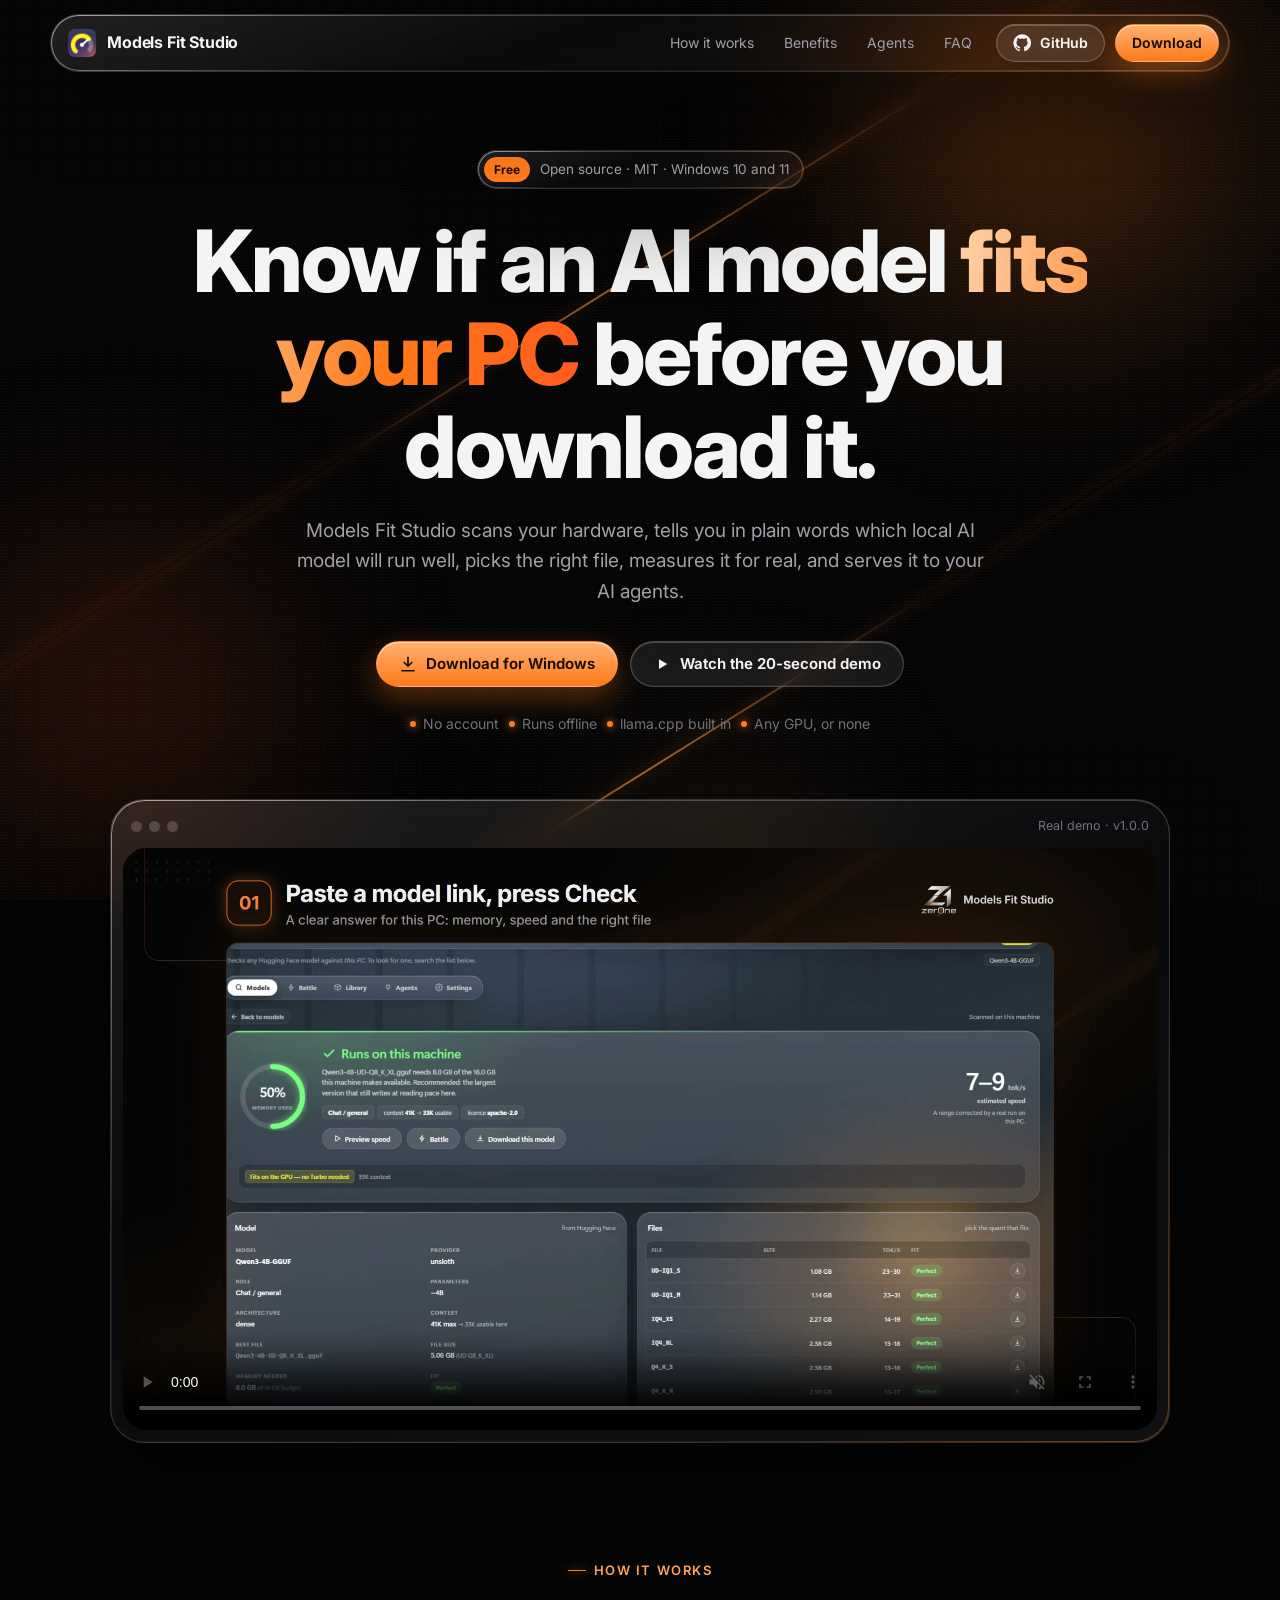
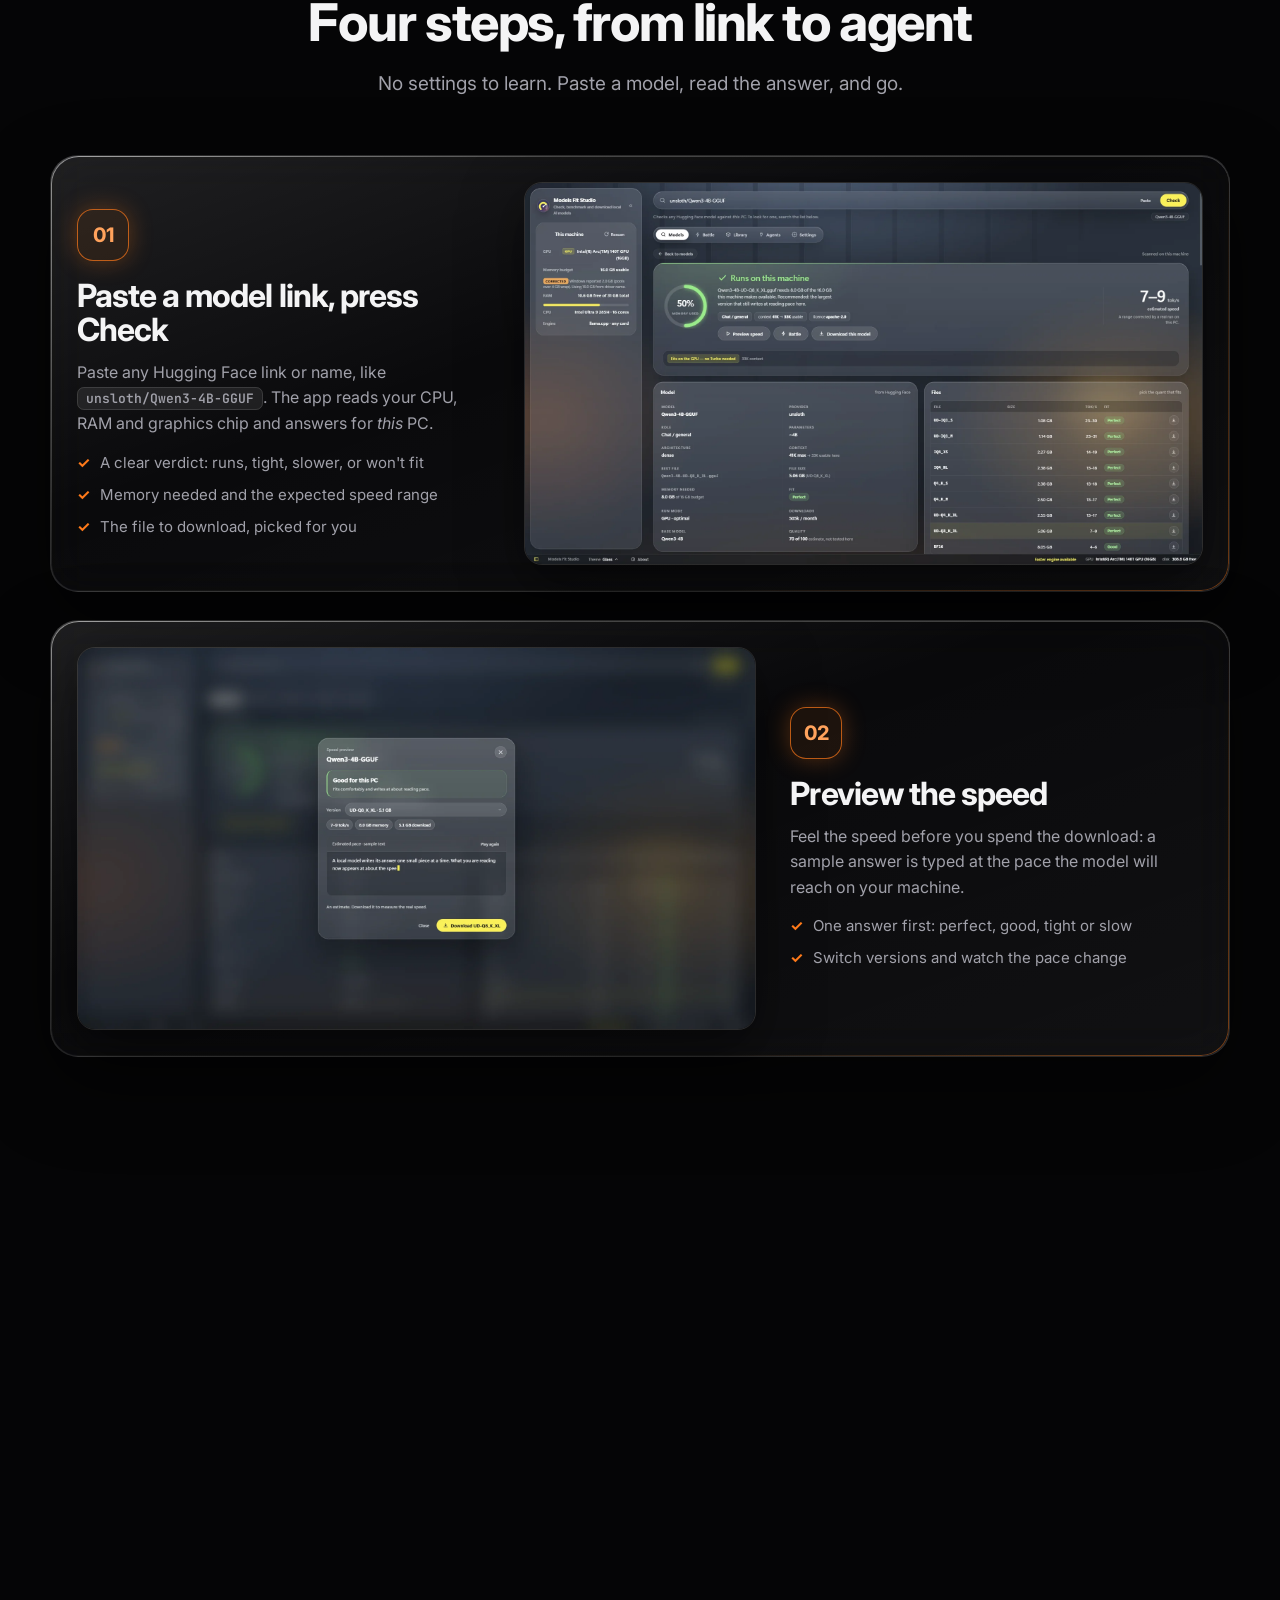
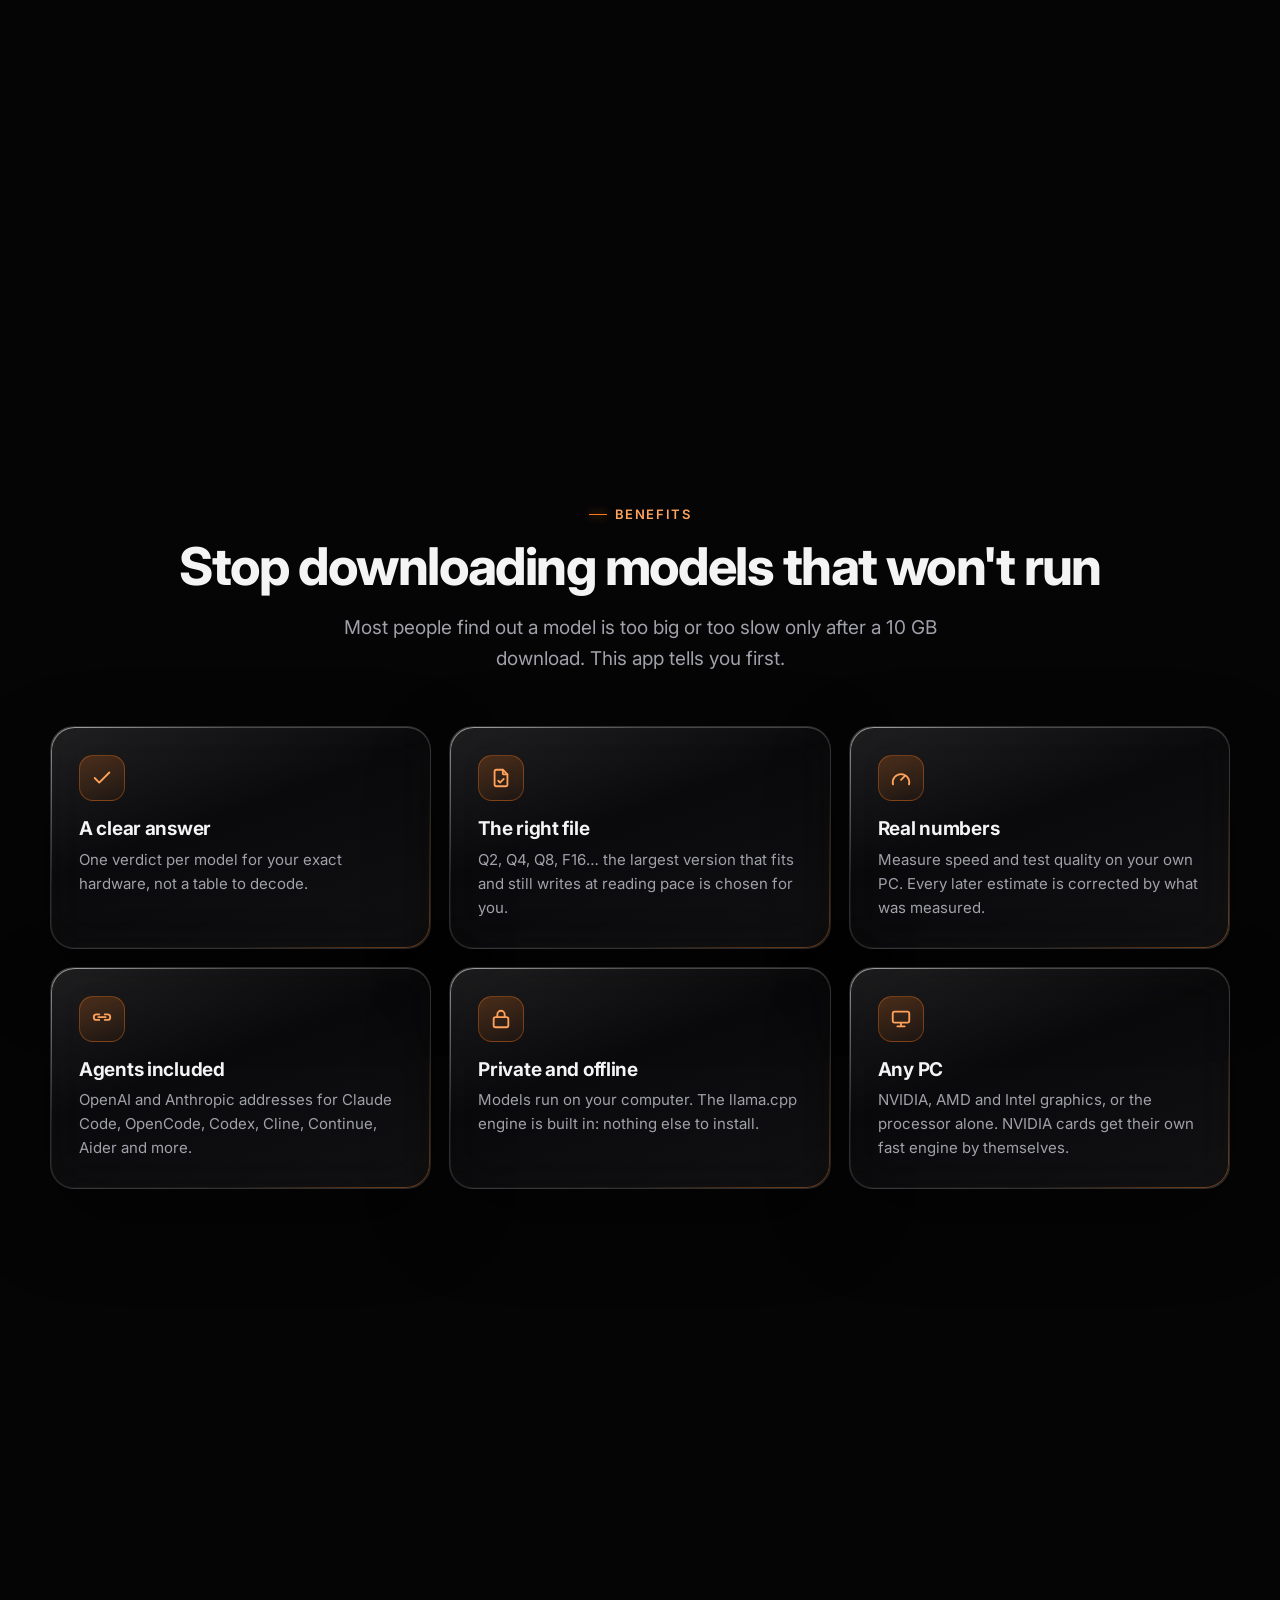
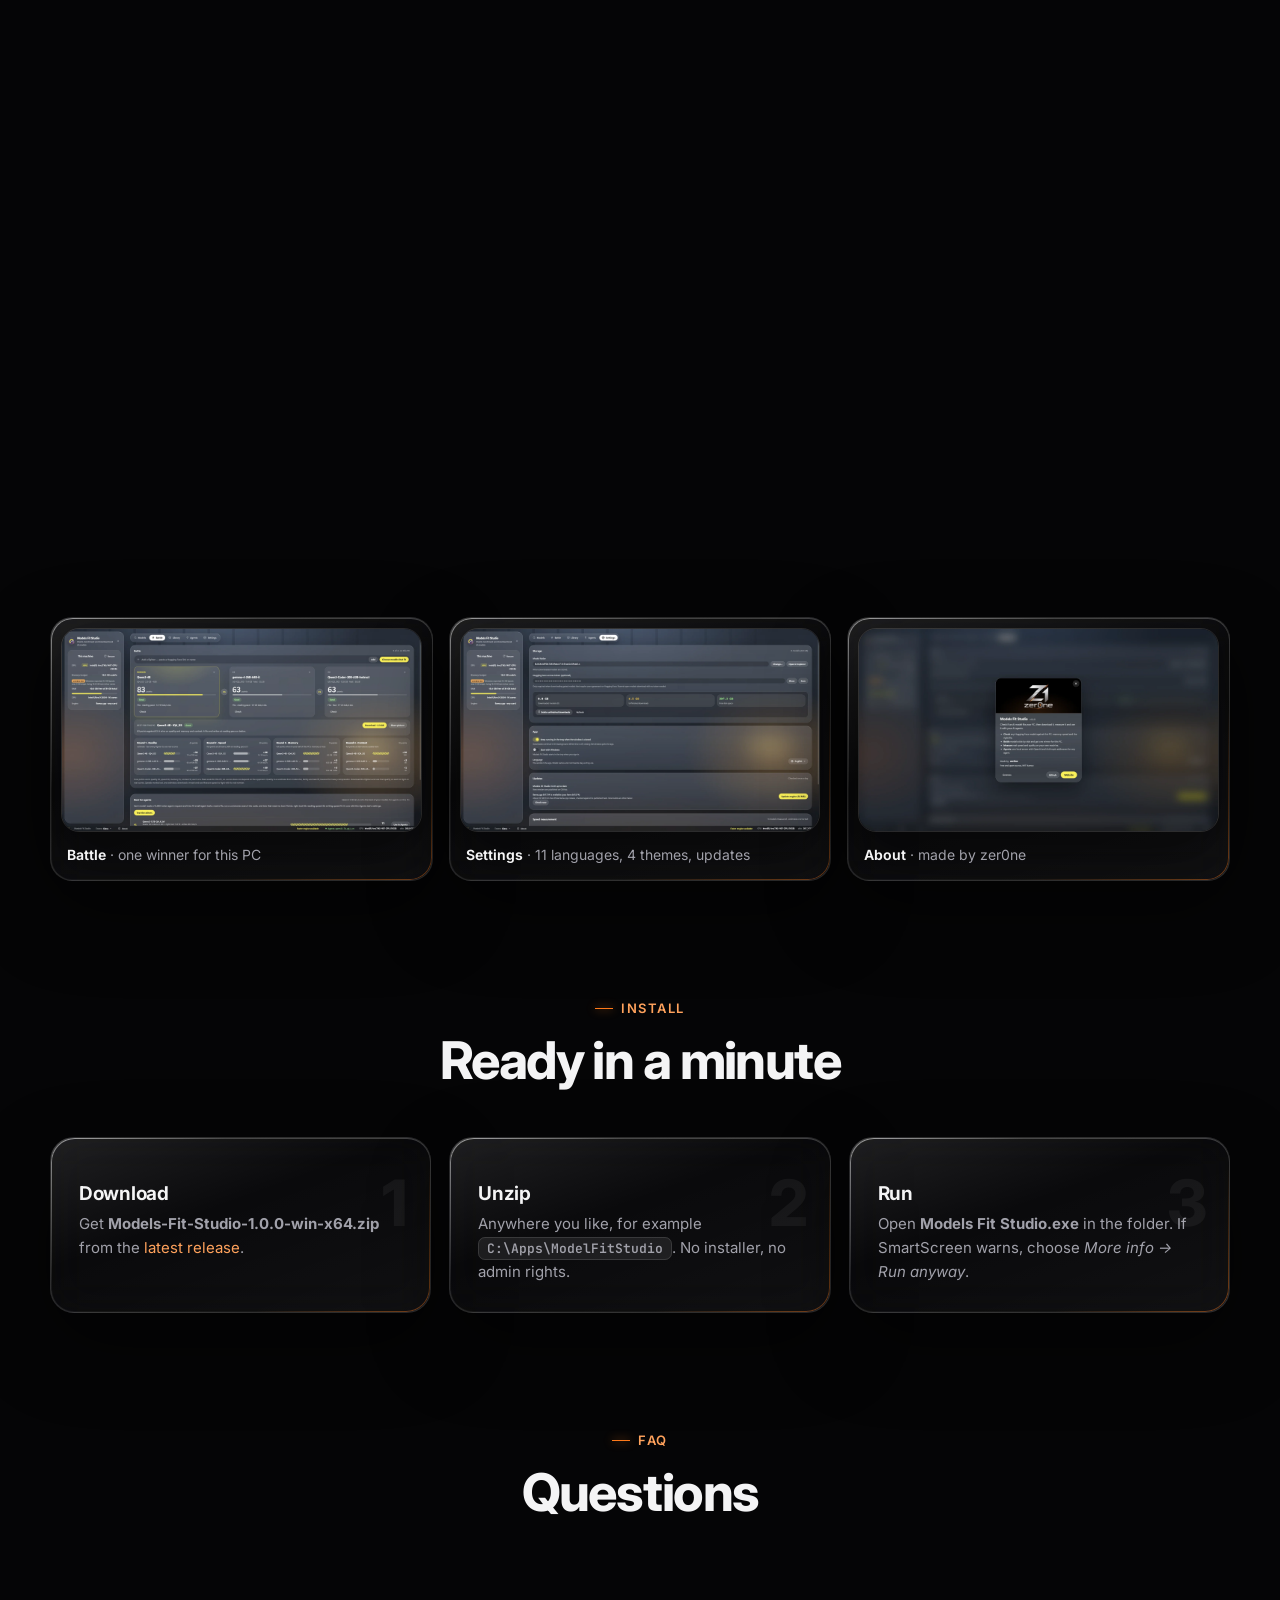
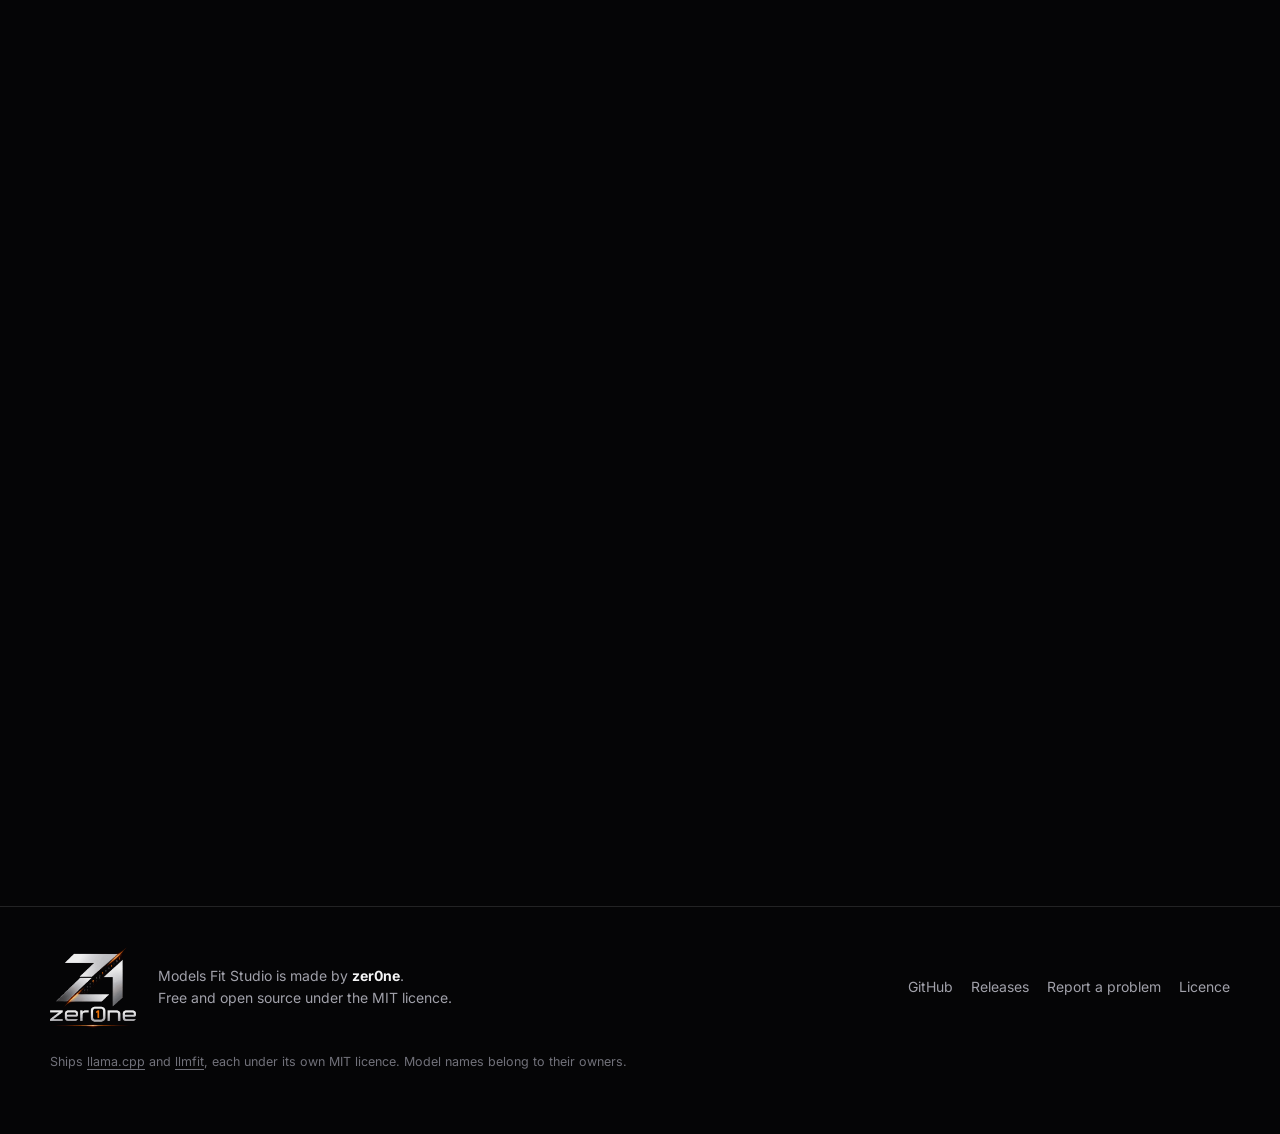
<file: docs/index.html>
<!doctype html>
<html lang="en">
<head>
  <meta charset="utf-8" />
  <meta name="viewport" content="width=device-width, initial-scale=1" />
  <title>Models Fit Studio</title>
  <meta name="description" content="A free Windows app that checks if an AI model fits your PC, then downloads it, measures it and serves it to your AI agents. By zer0ne. MIT licence." />
  <meta name="theme-color" content="#050506" />
  <meta property="og:title" content="Models Fit Studio" />
  <meta property="og:description" content="Check if an AI model fits your PC — then download it, measure it and use it with your AI agents. Free, MIT, by zer0ne." />
  <meta property="og:image" content="https://uranrog-01.github.io/models-fit-studio/assets/og.png" />
  <meta property="og:url" content="https://uranrog-01.github.io/models-fit-studio/" />
  <meta name="twitter:card" content="summary_large_image" />
  <link rel="icon" href="assets/favicon.png" />
  <link rel="preconnect" href="https://fonts.googleapis.com" />
  <link rel="preconnect" href="https://fonts.gstatic.com" crossorigin />
  <link href="https://fonts.googleapis.com/css2?family=Inter:wght@400;500;600;700;800&family=JetBrains+Mono:wght@400;600&display=swap" rel="stylesheet" />
  <style>
    :root {
      color-scheme: dark;
      --bg: #050506;
      --text: #f4f4f5;
      --text-2: #a1a1aa;
      --text-3: #71717a;
      --accent: #ff7a1a;
      --accent-2: #ffa25c;
      --accent-rgb: 255, 122, 26;
      --glass: rgba(255, 255, 255, 0.055);
      --glass-2: rgba(255, 255, 255, 0.09);
      --line: rgba(255, 255, 255, 0.12);
      --line-2: rgba(255, 255, 255, 0.2);
      --edge: inset 0 1px 0 rgba(255, 255, 255, 0.22), inset 0 -1px 0 rgba(255, 255, 255, 0.04), inset 1px 0 0 rgba(255, 255, 255, 0.06);
      --radius: 28px;
      --max: 1180px;
    }
    * { box-sizing: border-box; }
    html { scroll-behavior: smooth; }
    body {
      margin: 0; background: var(--bg); color: var(--text);
      font: 16px/1.6 Inter, system-ui, -apple-system, "Segoe UI", sans-serif;
      -webkit-font-smoothing: antialiased; overflow-x: hidden;
    }
    img, video { display: block; max-width: 100%; }
    a { color: inherit; text-decoration: none; }
    code, pre { font-family: "JetBrains Mono", ui-monospace, Consolas, monospace; }

    /* ---------- the backdrop: slow orange light, diagonal glow lines, binary digits ---------- */
    .scene { position: fixed; inset: 0; z-index: -1; overflow: hidden; pointer-events: none; }
    .blob { position: absolute; border-radius: 50%; filter: blur(90px); opacity: 0.55; }
    .blob.b1 { width: 620px; height: 620px; left: 58%; top: -180px; background: radial-gradient(circle, rgba(var(--accent-rgb), 0.55), transparent 65%); animation: drift1 22s ease-in-out infinite alternate; }
    .blob.b2 { width: 560px; height: 560px; left: -160px; top: 46%; background: radial-gradient(circle, rgba(255, 90, 20, 0.35), transparent 65%); animation: drift2 26s ease-in-out infinite alternate; }
    .blob.b3 { width: 420px; height: 420px; left: 40%; top: 72%; background: radial-gradient(circle, rgba(255, 170, 90, 0.18), transparent 65%); animation: drift1 30s ease-in-out infinite alternate-reverse; }
    @keyframes drift1 { to { transform: translate(-120px, 90px) scale(1.12); } }
    @keyframes drift2 { to { transform: translate(140px, -70px) scale(0.92); } }
    .streak { position: absolute; left: -20%; width: 140%; height: 1.5px; transform: rotate(-32deg); opacity: 0.7;
      background: linear-gradient(90deg, transparent, rgba(var(--accent-rgb), 0) 30%, rgba(255, 150, 70, 0.9) 50%, rgba(var(--accent-rgb), 0) 70%, transparent);
      box-shadow: 0 0 16px rgba(var(--accent-rgb), 0.6); animation: sweep 14s ease-in-out infinite; }
    .streak.s1 { top: 30%; }
    .streak.s2 { top: 86%; animation-delay: -7s; animation-duration: 17s; }
    @keyframes sweep { 0% { translate: -55% 0; } 100% { translate: 55% 0; } }
    .grain { position: absolute; inset: 0; opacity: 0.05;
      background-image: radial-gradient(rgba(255, 255, 255, 0.8) 0.6px, transparent 0.6px); background-size: 3px 3px; }

    /* ---------- liquid glass ---------- */
    .glass {
      position: relative; isolation: isolate;
      background:
        radial-gradient(420px circle at var(--mx, -999px) var(--my, -999px), rgba(255, 255, 255, 0.09), transparent 60%),
        linear-gradient(160deg, rgba(255, 255, 255, 0.11), rgba(255, 255, 255, 0.025) 42%, rgba(255, 255, 255, 0.05));
      border: 1px solid var(--line);
      border-radius: var(--radius);
      box-shadow: var(--edge), 0 30px 80px rgba(0, 0, 0, 0.45);
      -webkit-backdrop-filter: blur(22px) saturate(160%);
      backdrop-filter: blur(22px) saturate(160%);
    }
    /* the bright rim light along the top edge */
    .glass::before {
      content: ""; position: absolute; inset: 0; border-radius: inherit; padding: 1px; pointer-events: none; z-index: -1;
      background: linear-gradient(140deg, rgba(255, 255, 255, 0.5), rgba(255, 255, 255, 0) 30%, rgba(255, 255, 255, 0) 70%, rgba(var(--accent-rgb), 0.45));
      -webkit-mask: linear-gradient(#000 0 0) content-box, linear-gradient(#000 0 0); -webkit-mask-composite: xor; mask-composite: exclude;
    }

    .wrap { width: min(var(--max), 100% - 32px); margin-inline: auto; }
    section { padding: 110px 0 0; }
    .kicker { display: inline-flex; align-items: center; gap: 8px; font-size: 13px; font-weight: 600; letter-spacing: 0.12em; text-transform: uppercase; color: var(--accent-2); }
    .kicker::before { content: ""; width: 18px; height: 1.5px; background: var(--accent); box-shadow: 0 0 10px var(--accent); }
    h1, h2, h3 { margin: 0; letter-spacing: -0.03em; line-height: 1.08; }
    h2 { font-size: clamp(32px, 4.4vw, 52px); font-weight: 750; margin-top: 14px; }
    .lead { color: var(--text-2); font-size: clamp(16px, 1.6vw, 19px); max-width: 640px; margin: 18px 0 0; }
    .center { text-align: center; }
    .center .lead { margin-inline: auto; }

    /* ---------- nav ---------- */
    .nav { position: fixed; top: 14px; left: 50%; translate: -50% 0; z-index: 50; width: min(var(--max), 100% - 24px);
      display: flex; align-items: center; gap: 10px; padding: 9px 10px 9px 16px; border-radius: 999px; }
    .brand { display: flex; align-items: center; gap: 10px; font-weight: 700; letter-spacing: -0.01em; white-space: nowrap; }
    .brand img { width: 30px; height: 30px; border-radius: 9px; }
    .nav-links { display: flex; gap: 2px; margin-left: auto; }
    .nav-links a { padding: 8px 14px; border-radius: 999px; font-size: 14px; color: var(--text-2); transition: color .2s, background .2s; }
    .nav-links a:hover { color: var(--text); background: rgba(255, 255, 255, 0.07); }
    .btn { display: inline-flex; align-items: center; justify-content: center; gap: 9px; height: 46px; padding: 0 22px; border-radius: 999px;
      font-weight: 650; font-size: 15px; white-space: nowrap; border: 1px solid transparent; cursor: pointer; transition: transform .2s, box-shadow .2s, background .2s; }
    .btn:active { transform: scale(0.97); }
    .btn-primary { color: #1a0d03; background: linear-gradient(180deg, #ffb070, var(--accent)); box-shadow: 0 10px 30px rgba(var(--accent-rgb), 0.35), inset 0 1px 0 rgba(255, 255, 255, 0.5); }
    .btn-primary:hover { box-shadow: 0 14px 40px rgba(var(--accent-rgb), 0.5), inset 0 1px 0 rgba(255, 255, 255, 0.5); transform: translateY(-1px); }
    .btn-glass { color: var(--text); background: rgba(255, 255, 255, 0.08); border-color: var(--line-2); box-shadow: var(--edge); -webkit-backdrop-filter: blur(14px); backdrop-filter: blur(14px); }
    .btn-glass:hover { background: rgba(255, 255, 255, 0.14); }
    .nav .btn { height: 38px; padding: 0 16px; font-size: 14px; }
    .icon { width: 18px; height: 18px; flex: none; }

    /* ---------- hero ---------- */
    .hero { padding: 150px 0 0; text-align: center; }
    .pill { display: inline-flex; align-items: center; gap: 10px; padding: 6px 14px 6px 6px; border-radius: 999px; font-size: 13.5px; color: var(--text-2); }
    .pill b { padding: 3px 10px; border-radius: 999px; font-size: 12px; color: #1a0d03; background: var(--accent); }
    .hero h1 { margin: 26px auto 0; max-width: 980px; font-size: clamp(40px, 7vw, 86px); font-weight: 800; }
    .hero h1 .hot { background: linear-gradient(100deg, #ffd2a8, var(--accent) 55%, #ff5a1f); -webkit-background-clip: text; background-clip: text; color: transparent; }
    .hero .lead { margin: 22px auto 0; max-width: 700px; }
    .cta { display: flex; flex-wrap: wrap; gap: 12px; justify-content: center; margin-top: 34px; }
    .chips { display: flex; flex-wrap: wrap; gap: 10px; justify-content: center; margin-top: 26px; color: var(--text-3); font-size: 14px; }
    .chips span { display: inline-flex; align-items: center; gap: 7px; }
    .chips span::before { content: ""; width: 6px; height: 6px; border-radius: 50%; background: var(--accent); box-shadow: 0 0 8px var(--accent); }
    .stage { margin: 64px auto 0; padding: 12px; border-radius: 34px; max-width: 1060px; }
    .stage video { width: 100%; aspect-ratio: 16 / 9; border-radius: 24px; background: #000; }
    .stage-bar { display: flex; align-items: center; gap: 7px; padding: 4px 8px 12px; }
    .stage-bar i { width: 11px; height: 11px; border-radius: 50%; background: rgba(255, 255, 255, 0.18); }
    .stage-bar span { margin-left: auto; font-size: 12.5px; color: var(--text-3); }

    /* ---------- steps ---------- */
    .steps { display: flex; flex-direction: column; gap: 28px; margin-top: 56px; }
    .step { display: grid; grid-template-columns: 0.85fr 1.4fr; gap: 34px; align-items: center; padding: 26px; }
    .step:nth-child(even) { grid-template-columns: 1.4fr 0.85fr; }
    .step:nth-child(even) .step-text { order: 2; }
    .num { display: inline-grid; place-items: center; width: 52px; height: 52px; border-radius: 16px; font-weight: 750; font-size: 20px; color: var(--accent-2);
      border: 1.5px solid rgba(var(--accent-rgb), 0.7); background: rgba(var(--accent-rgb), 0.08); box-shadow: 0 0 24px rgba(var(--accent-rgb), 0.3); }
    .step h3 { font-size: clamp(24px, 2.6vw, 32px); margin-top: 18px; font-weight: 720; }
    .step p { color: var(--text-2); margin: 12px 0 0; }
    .step ul { margin: 14px 0 0; padding: 0; list-style: none; display: grid; gap: 8px; color: var(--text-2); font-size: 15px; }
    .step li { display: flex; gap: 10px; }
    .step li::before { content: "✓"; color: var(--accent); font-weight: 700; }
    .shot { border-radius: 18px; overflow: hidden; border: 1px solid var(--line); box-shadow: 0 20px 60px rgba(0, 0, 0, 0.5); cursor: zoom-in; transition: transform .35s cubic-bezier(.2, .8, .2, 1); }
    .shot:hover { transform: translateY(-3px) scale(1.01); }
    kbd { font: 600 13px "JetBrains Mono", monospace; padding: 2px 8px; border-radius: 7px; background: rgba(255, 255, 255, 0.08); border: 1px solid var(--line); }

    /* ---------- benefits ---------- */
    .grid { display: grid; grid-template-columns: repeat(3, 1fr); gap: 18px; margin-top: 52px; }
    .card { padding: 28px; border-radius: 24px; }
    .card .ic { width: 46px; height: 46px; border-radius: 14px; display: grid; place-items: center; color: var(--accent-2);
      background: linear-gradient(160deg, rgba(var(--accent-rgb), 0.22), rgba(var(--accent-rgb), 0.05)); border: 1px solid rgba(var(--accent-rgb), 0.35); }
    .card .ic svg { width: 22px; height: 22px; }
    .card h3 { font-size: 19px; margin-top: 18px; font-weight: 680; letter-spacing: -0.015em; }
    .card p { margin: 8px 0 0; color: var(--text-2); font-size: 15px; }

    /* ---------- agents ---------- */
    .split { display: grid; grid-template-columns: 1fr 1.1fr; gap: 40px; align-items: center; margin-top: 10px; }
    .agents-list { display: flex; flex-wrap: wrap; gap: 8px; margin-top: 24px; }
    .agents-list span { padding: 7px 14px; border-radius: 999px; font-size: 14px; background: rgba(255, 255, 255, 0.06); border: 1px solid var(--line); }
    .code { padding: 0; overflow: hidden; border-radius: 22px; }
    .code-head { display: flex; align-items: center; gap: 4px; padding: 12px 14px; border-bottom: 1px solid var(--line); }
    .tab { padding: 6px 12px; border-radius: 999px; font-size: 13px; color: var(--text-2); background: none; border: 0; cursor: pointer; font-family: inherit; }
    .tab[aria-selected="true"] { color: #111; background: #fff; font-weight: 600; }
    .copy { margin-left: auto; }
    pre { margin: 0; padding: 22px 22px 24px; font-size: 13.5px; line-height: 1.75; overflow-x: auto; color: #e4e4e7; }
    pre .k { color: var(--accent-2); }
    pre .c { color: var(--text-3); }

    /* ---------- gallery ---------- */
    .gallery { display: grid; grid-template-columns: repeat(3, 1fr); gap: 16px; margin-top: 48px; }
    .gallery figure { margin: 0; padding: 10px; border-radius: 22px; }
    .gallery figcaption { padding: 12px 6px 4px; font-size: 14px; color: var(--text-2); }
    .gallery figcaption b { color: var(--text); font-weight: 650; }

    /* ---------- install ---------- */
    .install { display: grid; grid-template-columns: repeat(3, 1fr); gap: 18px; margin-top: 48px; counter-reset: s; }
    .install .card { counter-increment: s; }
    .install .card::after { content: counter(s); position: absolute; right: 22px; top: 14px; font-size: 64px; font-weight: 800; color: rgba(255, 255, 255, 0.05); }

    /* ---------- faq ---------- */
    .faq { max-width: 820px; margin: 46px auto 0; display: grid; gap: 12px; }
    details { padding: 0; border-radius: 20px; }
    summary { list-style: none; cursor: pointer; padding: 20px 24px; font-weight: 620; display: flex; align-items: center; gap: 12px; }
    summary::-webkit-details-marker { display: none; }
    summary::after { content: "+"; margin-left: auto; font-size: 22px; color: var(--accent-2); transition: rotate .25s; }
    details[open] summary::after { rotate: 45deg; }
    details p { margin: 0; padding: 0 24px 22px; color: var(--text-2); }

    /* ---------- final call + footer ---------- */
    .final { margin-top: 110px; padding: 64px 28px; text-align: center; border-radius: 36px; overflow: hidden; }
    .final::after { content: ""; position: absolute; inset: auto -10% -60% -10%; height: 120%; z-index: -1;
      background: radial-gradient(50% 50% at 50% 50%, rgba(var(--accent-rgb), 0.28), transparent 70%); }
    .final h2 { margin: 0; }
    footer { margin-top: 80px; padding: 40px 0 50px; border-top: 1px solid var(--line); }
    .foot { display: flex; flex-wrap: wrap; align-items: center; gap: 22px; }
    .foot img.z { width: 86px; height: auto; }
    .foot p { margin: 0; color: var(--text-2); font-size: 14px; }
    .foot p b { color: var(--text); }
    .foot nav { margin-left: auto; display: flex; flex-wrap: wrap; gap: 18px; font-size: 14px; color: var(--text-2); }
    .foot nav a:hover { color: var(--text); }
    .fine { margin-top: 24px; font-size: 12.5px; color: var(--text-3); }
    .fine a { text-decoration: underline; text-underline-offset: 3px; }

    /* ---------- lightbox ---------- */
    .lightbox { position: fixed; inset: 0; z-index: 100; display: grid; place-items: center; padding: 24px; background: rgba(0, 0, 0, 0.72);
      -webkit-backdrop-filter: blur(14px); backdrop-filter: blur(14px); opacity: 0; pointer-events: none; transition: opacity .25s; cursor: zoom-out; }
    .lightbox.open { opacity: 1; pointer-events: auto; }
    .lightbox img { max-height: 90vh; border-radius: 16px; border: 1px solid var(--line-2); box-shadow: 0 40px 120px rgba(0, 0, 0, 0.7); }

    /* ---------- arrival ---------- */
    .reveal { opacity: 0; transform: translateY(26px); transition: opacity .8s cubic-bezier(.2, .8, .2, 1), transform .8s cubic-bezier(.2, .8, .2, 1); }
    .reveal.in { opacity: 1; transform: none; }

    @media (max-width: 900px) {
      .nav-links { display: none; }
      .nav .btn-glass { display: none; }
      .step, .step:nth-child(even) { grid-template-columns: 1fr; padding: 18px; }
      .step:nth-child(even) .step-text { order: 0; }
      .grid, .gallery, .install { grid-template-columns: 1fr; }
      .split { grid-template-columns: 1fr; }
      section { padding-top: 80px; }
      .hero { padding-top: 120px; }
      .stage { padding: 7px; border-radius: 22px; }
      .stage video { border-radius: 16px; }
      .foot nav { margin-left: 0; }
    }
    @media (min-width: 901px) and (max-width: 1100px) { .grid, .gallery { grid-template-columns: repeat(2, 1fr); } }
    @media (prefers-reduced-motion: reduce) {
      .blob, .streak { animation: none; }
      .reveal { opacity: 1; transform: none; transition: none; }
      html { scroll-behavior: auto; }
    }
  </style>
</head>
<body>
  <div class="scene" aria-hidden="true">
    <div class="blob b1"></div><div class="blob b2"></div><div class="blob b3"></div>
    <div class="streak s1"></div><div class="streak s2"></div>
    <div class="grain"></div>
  </div>

  <header class="nav glass">
    <a class="brand" href="#top"><img src="assets/icon.png" alt="" />Models Fit Studio</a>
    <nav class="nav-links" aria-label="Sections">
      <a href="#how">How it works</a>
      <a href="#benefits">Benefits</a>
      <a href="#agents">Agents</a>
      <a href="#faq">FAQ</a>
    </nav>
    <a class="btn btn-glass" href="https://github.com/uranrog-01/models-fit-studio">
      <svg class="icon" viewBox="0 0 24 24" fill="currentColor" aria-hidden="true"><path d="M12 .5a11.5 11.5 0 0 0-3.64 22.41c.58.1.79-.25.79-.56v-2c-3.2.7-3.88-1.37-3.88-1.37-.53-1.33-1.28-1.69-1.28-1.69-1.05-.71.08-.7.08-.7 1.16.08 1.77 1.19 1.77 1.19 1.03 1.77 2.71 1.26 3.37.96.1-.75.4-1.26.73-1.55-2.55-.29-5.24-1.28-5.24-5.69 0-1.26.45-2.29 1.19-3.1-.12-.29-.52-1.46.11-3.05 0 0 .97-.31 3.17 1.18a11 11 0 0 1 5.77 0c2.2-1.49 3.17-1.18 3.17-1.18.63 1.59.23 2.76.11 3.05.74.81 1.19 1.84 1.19 3.1 0 4.42-2.7 5.39-5.26 5.68.41.36.78 1.06.78 2.14v3.17c0 .31.21.67.8.56A11.5 11.5 0 0 0 12 .5Z"/></svg>
      GitHub
    </a>
    <a class="btn btn-primary" href="https://github.com/uranrog-01/models-fit-studio/releases/latest">Download</a>
  </header>

  <main id="top">
    <!-- ================= hero ================= -->
    <div class="hero wrap">
      <span class="pill glass reveal"><b>Free</b> Open source · MIT · Windows 10 and 11</span>
      <h1 class="reveal">Know if an AI model <span class="hot">fits your PC</span> before you download it.</h1>
      <p class="lead reveal">Models Fit Studio scans your hardware, tells you in plain words which local AI model will run well, picks the right file, measures it for real, and serves it to your AI agents.</p>
      <div class="cta reveal">
        <a class="btn btn-primary" href="https://github.com/uranrog-01/models-fit-studio/releases/latest">
          <svg class="icon" viewBox="0 0 24 24" fill="none" stroke="currentColor" stroke-width="2.2" stroke-linecap="round" stroke-linejoin="round" aria-hidden="true"><path d="M12 3v12m0 0-5-5m5 5 5-5M4 21h16"/></svg>
          Download for Windows
        </a>
        <a class="btn btn-glass" href="#demo">
          <svg class="icon" viewBox="0 0 24 24" fill="currentColor" aria-hidden="true"><path d="M8 5.5v13l11-6.5z"/></svg>
          Watch the 20-second demo
        </a>
      </div>
      <div class="chips reveal"><span>No account</span><span>Runs offline</span><span>llama.cpp built in</span><span>Any GPU, or none</span></div>

      <div class="stage glass reveal" id="demo">
        <div class="stage-bar" aria-hidden="true"><i></i><i></i><i></i><span>Real demo · v1.0.0</span></div>
        <video src="assets/demo.mp4" poster="assets/demo-poster.jpg" autoplay muted loop playsinline controls preload="metadata" aria-label="20-second demo of Models Fit Studio"></video>
      </div>
    </div>

    <!-- ================= how it works ================= -->
    <section id="how">
      <div class="wrap">
        <div class="center reveal">
          <span class="kicker">How it works</span>
          <h2>Four steps, from link to agent</h2>
          <p class="lead">No settings to learn. Paste a model, read the answer, and go.</p>
        </div>
        <div class="steps">
          <article class="step glass reveal">
            <div class="step-text">
              <span class="num">01</span>
              <h3>Paste a model link, press Check</h3>
              <p>Paste any Hugging Face link or name, like <kbd>unsloth/Qwen3-4B-GGUF</kbd>. The app reads your CPU, RAM and graphics chip and answers for <em>this</em> PC.</p>
              <ul>
                <li>A clear verdict: runs, tight, slower, or won't fit</li>
                <li>Memory needed and the expected speed range</li>
                <li>The file to download, picked for you</li>
              </ul>
            </div>
            <img class="shot" src="assets/screens/check.webp" alt="Check result: Runs on this machine, 50% memory used, 7–9 tokens per second" loading="lazy" />
          </article>
          <article class="step glass reveal">
            <div class="step-text">
              <span class="num">02</span>
              <h3>Preview the speed</h3>
              <p>Feel the speed before you spend the download: a sample answer is typed at the pace the model will reach on your machine.</p>
              <ul>
                <li>One answer first: perfect, good, tight or slow</li>
                <li>Switch versions and watch the pace change</li>
              </ul>
            </div>
            <img class="shot" src="assets/screens/preview.webp" alt="Speed preview dialog: Good for this PC" loading="lazy" />
          </article>
          <article class="step glass reveal">
            <div class="step-text">
              <span class="num">03</span>
              <h3>Battle models, get one winner</h3>
              <p>Not sure which one? Put up to four models in a Battle. Each scores points for quality, speed, memory and context on your PC, and one wins.</p>
              <ul>
                <li>Too-big models still fight, and lose with the reason</li>
                <li>Download the winner in one click</li>
              </ul>
            </div>
            <img class="shot" src="assets/screens/battle.webp" alt="Battle: Qwen3-4B wins with 83 points against two others" loading="lazy" />
          </article>
          <article class="step glass reveal">
            <div class="step-text">
              <span class="num">04</span>
              <h3>Use it in any AI agent</h3>
              <p>Open Agents, pick a downloaded model and press Start. Copy the OpenAI or Anthropic address, the key and the model ID into your agent.</p>
              <ul>
                <li>One local server, all on your PC</li>
                <li>Long agent requests are trimmed to fit</li>
              </ul>
            </div>
            <img class="shot" src="assets/screens/agents.webp" alt="Agents tab: server ready, with OpenAI and Anthropic base URLs, API key and model ID" loading="lazy" />
          </article>
        </div>
      </div>
    </section>

    <!-- ================= benefits ================= -->
    <section id="benefits">
      <div class="wrap">
        <div class="center reveal">
          <span class="kicker">Benefits</span>
          <h2>Stop downloading models that won't run</h2>
          <p class="lead">Most people find out a model is too big or too slow only after a 10 GB download. This app tells you first.</p>
        </div>
        <div class="grid">
          <div class="card glass reveal">
            <div class="ic"><svg viewBox="0 0 24 24" fill="none" stroke="currentColor" stroke-width="2" stroke-linecap="round" stroke-linejoin="round"><path d="M20 6 9 17l-5-5"/></svg></div>
            <h3>A clear answer</h3>
            <p>One verdict per model for your exact hardware, not a table to decode.</p>
          </div>
          <div class="card glass reveal">
            <div class="ic"><svg viewBox="0 0 24 24" fill="none" stroke="currentColor" stroke-width="2" stroke-linecap="round" stroke-linejoin="round"><path d="M14 3v4a1 1 0 0 0 1 1h4"/><path d="M17 21H7a2 2 0 0 1-2-2V5a2 2 0 0 1 2-2h7l5 5v11a2 2 0 0 1-2 2Z"/><path d="m9 15 2 2 4-4"/></svg></div>
            <h3>The right file</h3>
            <p>Q2, Q4, Q8, F16… the largest version that fits and still writes at reading pace is chosen for you.</p>
          </div>
          <div class="card glass reveal">
            <div class="ic"><svg viewBox="0 0 24 24" fill="none" stroke="currentColor" stroke-width="2" stroke-linecap="round" stroke-linejoin="round"><path d="M12 14l4-4"/><path d="M3.3 19a9 9 0 1 1 17.4 0"/></svg></div>
            <h3>Real numbers</h3>
            <p>Measure speed and test quality on your own PC. Every later estimate is corrected by what was measured.</p>
          </div>
          <div class="card glass reveal">
            <div class="ic"><svg viewBox="0 0 24 24" fill="none" stroke="currentColor" stroke-width="2" stroke-linecap="round" stroke-linejoin="round"><path d="M9 7H6a3 3 0 0 0 0 6h3m6-6h3a3 3 0 0 1 0 6h-3M8 10h8"/></svg></div>
            <h3>Agents included</h3>
            <p>OpenAI and Anthropic addresses for Claude Code, OpenCode, Codex, Cline, Continue, Aider and more.</p>
          </div>
          <div class="card glass reveal">
            <div class="ic"><svg viewBox="0 0 24 24" fill="none" stroke="currentColor" stroke-width="2" stroke-linecap="round" stroke-linejoin="round"><rect x="4" y="10" width="16" height="11" rx="2"/><path d="M8 10V7a4 4 0 0 1 8 0v3"/></svg></div>
            <h3>Private and offline</h3>
            <p>Models run on your computer. The llama.cpp engine is built in: nothing else to install.</p>
          </div>
          <div class="card glass reveal">
            <div class="ic"><svg viewBox="0 0 24 24" fill="none" stroke="currentColor" stroke-width="2" stroke-linecap="round" stroke-linejoin="round"><rect x="3" y="4" width="18" height="12" rx="2"/><path d="M8 20h8M12 16v4"/></svg></div>
            <h3>Any PC</h3>
            <p>NVIDIA, AMD and Intel graphics, or the processor alone. NVIDIA cards get their own fast engine by themselves.</p>
          </div>
        </div>
      </div>
    </section>

    <!-- ================= agents ================= -->
    <section id="agents">
      <div class="wrap split">
        <div class="reveal">
          <span class="kicker">For AI agents</span>
          <h2>Your PC becomes the model server</h2>
          <p class="lead">Start a model in the Agents tab and point any agent at it. The app writes the exact settings for you, with your key and model filled in.</p>
          <div class="agents-list"><span>Claude Code</span><span>OpenCode</span><span>Codex</span><span>Cline</span><span>Continue</span><span>Aider</span><span>Any OpenAI-compatible tool</span></div>
        </div>
        <div class="code glass reveal">
          <div class="code-head" role="tablist">
            <button class="tab" role="tab" aria-selected="true" data-code="claude">Claude Code</button>
            <button class="tab" role="tab" aria-selected="false" data-code="openai">OpenAI-compatible</button>
            <button class="btn btn-glass copy" type="button" id="copyBtn" style="height:32px;padding:0 14px;font-size:13px">Copy</button>
          </div>
          <pre id="codeBox"></pre>
        </div>
      </div>
    </section>

    <!-- ================= gallery ================= -->
    <section id="screens">
      <div class="wrap">
        <div class="center reveal">
          <span class="kicker">Inside the app</span>
          <h2>Simple screens, only what matters</h2>
        </div>
        <div class="gallery">
          <figure class="glass reveal"><img class="shot" src="assets/screens/models.webp" alt="Models list with the Fits this PC filter" loading="lazy" /><figcaption><b>Models</b> · Hugging Face, filtered to what fits</figcaption></figure>
          <figure class="glass reveal"><img class="shot" src="assets/screens/files.webp" alt="Every file of a model with size, speed and fit" loading="lazy" /><figcaption><b>Files</b> · every version, sized for your PC</figcaption></figure>
          <figure class="glass reveal"><img class="shot" src="assets/screens/library.webp" alt="Library of downloaded models" loading="lazy" /><figcaption><b>Library</b> · run, measure and test your models</figcaption></figure>
          <figure class="glass reveal"><img class="shot" src="assets/screens/battle.webp" alt="Battle of three models" loading="lazy" /><figcaption><b>Battle</b> · one winner for this PC</figcaption></figure>
          <figure class="glass reveal"><img class="shot" src="assets/screens/settings.webp" alt="Settings" loading="lazy" /><figcaption><b>Settings</b> · 11 languages, 4 themes, updates</figcaption></figure>
          <figure class="glass reveal"><img class="shot" src="assets/screens/about.webp" alt="About dialog with the zer0ne logo" loading="lazy" /><figcaption><b>About</b> · made by zer0ne</figcaption></figure>
        </div>
      </div>
    </section>

    <!-- ================= install ================= -->
    <section id="install">
      <div class="wrap">
        <div class="center reveal">
          <span class="kicker">Install</span>
          <h2>Ready in a minute</h2>
        </div>
        <div class="install">
          <div class="card glass reveal"><h3>Download</h3><p>Get <b>Models-Fit-Studio-1.0.0-win-x64.zip</b> from the <a class="link" href="https://github.com/uranrog-01/models-fit-studio/releases/latest" style="color:var(--accent-2)">latest release</a>.</p></div>
          <div class="card glass reveal"><h3>Unzip</h3><p>Anywhere you like, for example <kbd>C:\Apps\ModelFitStudio</kbd>. No installer, no admin rights.</p></div>
          <div class="card glass reveal"><h3>Run</h3><p>Open <b>Models Fit Studio.exe</b> in the folder. If SmartScreen warns, choose <i>More info → Run anyway</i>.</p></div>
        </div>
      </div>
    </section>

    <!-- ================= faq ================= -->
    <section id="faq">
      <div class="wrap">
        <div class="center reveal">
          <span class="kicker">FAQ</span>
          <h2>Questions</h2>
        </div>
        <div class="faq">
          <details class="glass reveal"><summary>Do I need a graphics card?</summary><p>No. It works with NVIDIA, AMD and Intel graphics, and on the processor alone. It reads how much memory your graphics chip can really use, including chips that share system memory.</p></details>
          <details class="glass reveal"><summary>Does it send my data anywhere?</summary><p>No. It talks to Hugging Face to list and download models and to GitHub to check for updates. Nothing about you is shared unless you press a Share button yourself.</p></details>
          <details class="glass reveal"><summary>How exact are the speeds?</summary><p>Before a download they are estimates, shown as a range and corrected for your kind of graphics chip. After <b>Measure speed</b> they are real numbers from your PC, and other estimates are corrected by them.</p></details>
          <details class="glass reveal"><summary>Which models does it support?</summary><p>GGUF models from Hugging Face, the format llama.cpp runs. For a model without GGUF files the app suggests GGUF copies made by others.</p></details>
          <details class="glass reveal"><summary>Is it really free?</summary><p>Yes. It is open source under the MIT licence: free to use, change and share. No account, no ads, no tracking.</p></details>
        </div>

        <div class="final glass reveal">
          <h2>Find the model your PC can run</h2>
          <p class="lead" style="margin-inline:auto">Free for Windows 10 and 11.</p>
          <div class="cta">
            <a class="btn btn-primary" href="https://github.com/uranrog-01/models-fit-studio/releases/latest">Download for Windows</a>
            <a class="btn btn-glass" href="https://github.com/uranrog-01/models-fit-studio">View on GitHub</a>
          </div>
        </div>
      </div>
    </section>
  </main>

  <footer>
    <div class="wrap">
      <div class="foot">
        <img class="z" src="assets/zer0ne.png" alt="zer0ne" />
        <div>
          <p>Models Fit Studio is made by <b>zer0ne</b>.</p>
          <p>Free and open source under the MIT licence.</p>
        </div>
        <nav aria-label="Links">
          <a href="https://github.com/uranrog-01/models-fit-studio">GitHub</a>
          <a href="https://github.com/uranrog-01/models-fit-studio/releases">Releases</a>
          <a href="https://github.com/uranrog-01/models-fit-studio/issues">Report a problem</a>
          <a href="https://github.com/uranrog-01/models-fit-studio/blob/main/LICENSE">Licence</a>
        </nav>
      </div>
      <p class="fine">Ships <a href="https://github.com/ggml-org/llama.cpp">llama.cpp</a> and <a href="https://github.com/AlexsJones/llmfit">llmfit</a>, each under its own MIT licence. Model names belong to their owners.</p>
    </div>
  </footer>

  <div class="lightbox" id="lightbox" role="dialog" aria-label="Screenshot"><img alt="" /></div>

  <script>
    // arrival: panels fade up as they come into view
    const io = "IntersectionObserver" in window ? new IntersectionObserver((es) => {
      for (const e of es) if (e.isIntersecting) { e.target.classList.add("in"); io.unobserve(e.target); }
    }, { threshold: 0.12 }) : null;
    document.querySelectorAll(".reveal").forEach((el) => io ? io.observe(el) : el.classList.add("in"));

    // the light on glass follows the pointer
    document.addEventListener("pointermove", (e) => {
      const g = e.target.closest && e.target.closest(".glass");
      if (!g) return;
      const r = g.getBoundingClientRect();
      g.style.setProperty("--mx", (e.clientX - r.left) + "px");
      g.style.setProperty("--my", (e.clientY - r.top) + "px");
    }, { passive: true });

    // screenshots open large
    const lb = document.getElementById("lightbox");
    document.querySelectorAll("img.shot").forEach((img) => img.addEventListener("click", () => {
      lb.querySelector("img").src = img.src; lb.querySelector("img").alt = img.alt; lb.classList.add("open");
    }));
    lb.addEventListener("click", () => lb.classList.remove("open"));
    document.addEventListener("keydown", (e) => { if (e.key === "Escape") lb.classList.remove("open"); });

    // agent settings
    const snippets = {
      claude: '<span class="c"># PowerShell, then start claude in the same window</span>\n<span class="k">$env:ANTHROPIC_BASE_URL</span>="http://127.0.0.1:8686"\n<span class="k">$env:ANTHROPIC_AUTH_TOKEN</span>="sk-local-…"   <span class="c"># key from the Agents tab</span>\n<span class="k">$env:ANTHROPIC_MODEL</span>="qwen3-1.7b-q4_k_m"\nclaude',
      openai: '<span class="c"># any OpenAI-compatible agent</span>\n<span class="k">Base URL</span>  http://127.0.0.1:8686/v1\n<span class="k">API key</span>   sk-local-…        <span class="c"># key from the Agents tab</span>\n<span class="k">Model</span>     qwen3-1.7b-q4_k_m',
    };
    const box = document.getElementById("codeBox");
    const show = (k) => {
      box.innerHTML = snippets[k];
      document.querySelectorAll(".tab").forEach((t) => t.setAttribute("aria-selected", String(t.dataset.code === k)));
    };
    document.querySelectorAll(".tab").forEach((t) => t.addEventListener("click", () => show(t.dataset.code)));
    show("claude");
    document.getElementById("copyBtn").addEventListener("click", async (e) => {
      try { await navigator.clipboard.writeText(box.innerText); e.target.textContent = "Copied"; } catch { e.target.textContent = "Select and copy"; }
      setTimeout(() => (e.target.textContent = "Copy"), 1600);
    });
  </script>
</body>
</html>
</file>
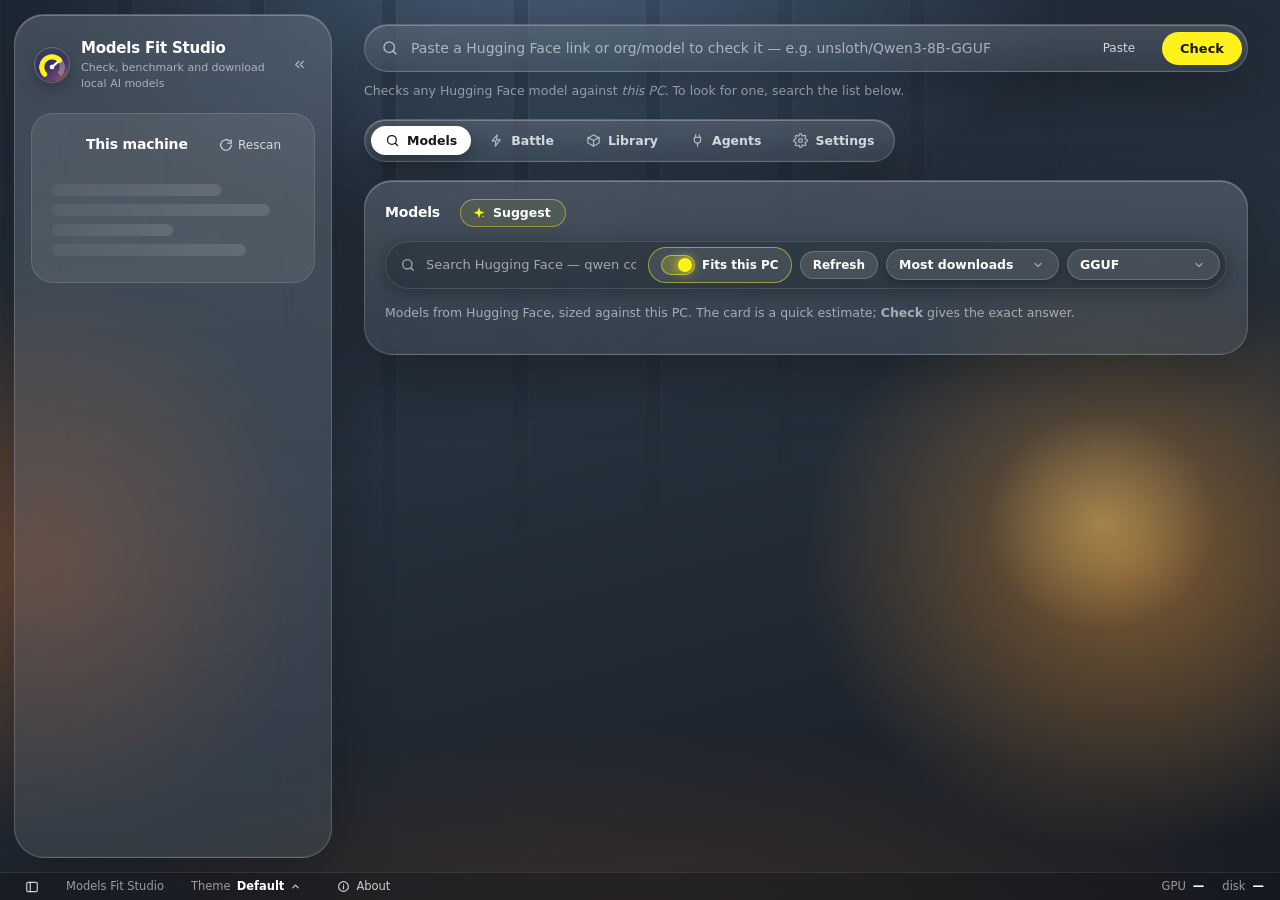
<file: ModelFitStudio/Web/index.html>
<!DOCTYPE html>
<html lang="en">
<head>
<meta charset="utf-8">
<meta name="viewport" content="width=device-width, initial-scale=1">
<title>Models Fit Studio</title>
<script>
  // the theme before the first paint: the host names it in the address, the page remembers it otherwise
  try {
    var t = new URLSearchParams(location.search).get("theme") || localStorage.getItem("mfs_theme") || "glass";
    if (t && t !== "default") document.documentElement.dataset.theme = t;
  } catch (e) {}
</script>
<script src="i18n.js"></script>
<link rel="stylesheet" href="styles.css">
<link rel="icon" type="image/png" href="favicon.png">
</head>
<body>

<div class="app">

  <!-- ============ sidebar ============ -->
  <aside class="sidebar">
    <div class="brand">
      <img class="brand-mark" src="logo.png" width="34" height="34" alt="Models Fit Studio">
      <div class="brand-text">
        <div class="brand-name">Models Fit Studio</div>
        <div class="brand-sub">Check, benchmark and download local AI models</div>
      </div>
      <button class="side-hide" id="sidebarHideBtn" type="button" title="Hide this panel" aria-label="Hide the side panel">
        <svg viewBox="0 0 24 24" width="15" height="15" fill="none" stroke="currentColor" stroke-width="2.2" stroke-linecap="round" stroke-linejoin="round"><path d="M11 7l-5 5 5 5M18 7l-5 5 5 5"/></svg>
      </button>
    </div>

    <section class="card hw-card" id="hwCard">
      <header class="card-head hw-card-head" id="hwCardHead" title="Click to collapse / expand hardware panel">
        <div class="hw-head-title">
          <button class="btn-ghost hw-toggle-btn" id="hwToggleBtn" type="button" title="Slide open/close hardware panel" aria-label="Toggle hardware panel">
            <svg class="hw-chevron" viewBox="0 0 24 24" width="13" height="13" fill="none" stroke="currentColor" stroke-width="2.5" stroke-linecap="round" stroke-linejoin="round">
              <path d="M6 9l6 6 6-6"/>
            </svg>
          </button>
          <h2>This machine</h2>
        </div>
        <div class="hw-head-actions">
          <button class="btn-ghost" id="rescanBtn" title="Re-detect hardware">
            <svg viewBox="0 0 24 24" width="14" height="14" fill="none" stroke="currentColor" stroke-width="2"
                 stroke-linecap="round"><path d="M21 12a9 9 0 1 1-2.6-6.4"/><path d="M21 3v6h-6"/></svg>
            <span>Rescan</span>
          </button>
        </div>
      </header>
      <!-- Collapsed mini status pill bar (visible when panel is slid shut) -->
      <div class="hw-mini-bar" id="hwMiniBar" hidden title="Click to expand hardware details">
        <span class="hw-mini-badge ok" id="hwMiniBadge">HW</span>
        <span class="hw-mini-text" id="hwMiniText">Detecting hardware…</span>
        <span class="hw-mini-chevron">▼</span>
      </div>
      <div class="hw-body" id="hwBody">
        <div class="skeleton w-70"></div>
        <div class="skeleton w-90"></div>
        <div class="skeleton w-50"></div>
        <div class="skeleton w-80"></div>
      </div>
    </section>

  </aside>

  <!-- ============ main ============ -->
  <main class="main">

    <div class="hero">
      <div class="search">
        <svg class="search-icon" viewBox="0 0 24 24" width="18" height="18" fill="none" stroke="currentColor"
             stroke-width="2" stroke-linecap="round"><circle cx="11" cy="11" r="7"/><path d="M20 20l-3.5-3.5"/></svg>
        <input id="modelInput" type="text" spellcheck="false" autocomplete="off"
               placeholder="Paste a Hugging Face link or org/model to check it — e.g. unsloth/Qwen3-8B-GGUF">
        <button class="btn-ghost paste" id="pasteBtn" title="Paste from clipboard">Paste</button>
        <button class="btn-primary" id="scanBtn">
          <span class="btn-label">Check</span>
        </button>
      </div>
      <div class="hero-meta">
        <span class="hero-hint">Checks any Hugging Face model against <em>this PC</em>. To look for one, search the list below.</span>
        <span class="recent" id="recent"></span>
      </div>
    </div>

    <nav class="tabs" id="tabsBar">
      <button class="tab active" data-tab="check">
        <svg viewBox="0 0 24 24" width="15" height="15" fill="none" stroke="currentColor" stroke-width="2" stroke-linecap="round"><circle cx="11" cy="11" r="7"/><path d="M20 20l-3.5-3.5"/></svg>
        Models</button>
      <button class="tab" data-tab="compare">
        <svg viewBox="0 0 24 24" width="15" height="15" fill="none" stroke="currentColor" stroke-width="2" stroke-linecap="round" stroke-linejoin="round"><path d="M13 3L5 13h6l-1 8 8-10h-6z"/></svg>
        Battle</button>
      <button class="tab" data-tab="library">
        <svg viewBox="0 0 24 24" width="15" height="15" fill="none" stroke="currentColor" stroke-width="2" stroke-linecap="round"><path d="M12 3l9 5v8l-9 5-9-5V8z"/><path d="M12 12l9-5M12 12v9M12 12L3 7"/></svg>
        Library</button>
      <button class="tab" data-tab="agents">
        <svg viewBox="0 0 24 24" width="15" height="15" fill="none" stroke="currentColor" stroke-width="2" stroke-linecap="round" stroke-linejoin="round"><path d="M9 7V3M15 7V3M7 7h10v4a5 5 0 0 1-10 0z"/><path d="M12 16v5"/></svg>
        Agents</button>
      <button class="tab" data-tab="settings">
        <svg viewBox="0 0 24 24" width="15" height="15" fill="none" stroke="currentColor" stroke-width="2" stroke-linecap="round" stroke-linejoin="round"><circle cx="12" cy="12" r="3"/><path d="M19.4 15a1.65 1.65 0 0 0 .33 1.82l.06.06a2 2 0 0 1 0 2.83 2 2 0 0 1-2.83 0l-.06-.06a1.65 1.65 0 0 0-1.82-.33 1.65 1.65 0 0 0-1 1.51V21a2 2 0 0 1-2 2 2 2 0 0 1-2-2v-.09A1.65 1.65 0 0 0 9 19.4a1.65 1.65 0 0 0-1.82.33l-.06.06a2 2 0 0 1-2.83 0 2 2 0 0 1 0-2.83l.06-.06a1.65 1.65 0 0 0 .33-1.82 1.65 1.65 0 0 0-1.51-1H3a2 2 0 0 1-2-2 2 2 0 0 1 2-2h.09A1.65 1.65 0 0 0 4.6 9a1.65 1.65 0 0 0-.33-1.82l-.06-.06a2 2 0 0 1 0-2.83 2 2 0 0 1 2.83 0l.06.06a1.65 1.65 0 0 0 1.82.33H9a1.65 1.65 0 0 0 1-1.51V3a2 2 0 0 1 2-2 2 2 0 0 1 2 2v.09a1.65 1.65 0 0 0 1 1.51 1.65 1.65 0 0 0 1.82-.33l.06-.06a2 2 0 0 1 2.83 0 2 2 0 0 1 0 2.83l-.06.06a1.65 1.65 0 0 0-.33 1.82V9a1.65 1.65 0 0 0 1.51 1H21a2 2 0 0 1 2 2 2 2 0 0 1-2 2h-.09a1.65 1.65 0 0 0-1.51 1z"/></svg>
        Settings</button>
    </nav>

    <!-- scan progress banner with % and progressive hints effect -->
    <div class="scan-banner" id="scanBanner" hidden>
      <div class="scan-banner-head">
        <div class="scan-banner-left">
          <span class="scan-banner-spinner"></span>
          <div class="scan-banner-titles">
            <div class="scan-banner-title" id="scanPhaseTitle">Detecting hardware…</div>
            <div class="scan-banner-sub" id="scanPhaseSub">Scanning CPU, RAM and GPU memory bandwidth</div>
          </div>
        </div>
        <div class="scan-banner-right">
          <span class="scan-pct-num" id="scanPctNum">0%</span>
        </div>
      </div>
      <div class="scan-banner-bar">
        <i id="scanBannerFill" style="width: 0%"></i>
      </div>
      <div class="scan-banner-steps" id="scanBannerSteps">
        <div class="sb-step active" data-step="0"><span class="sb-step-dot"></span><span>Detecting hardware</span></div>
        <div class="sb-step" data-step="1"><span class="sb-step-dot"></span><span>Resolving repository</span></div>
        <div class="sb-step" data-step="2"><span class="sb-step-dot"></span><span>Reading model config</span></div>
        <div class="sb-step" data-step="3"><span class="sb-step-dot"></span><span>Scoring fit and speed</span></div>
        <div class="sb-step" data-step="4"><span class="sb-step-dot"></span><span>Ranking quant options</span></div>
      </div>
    </div>

    <!-- ============ TAB: check ============ -->
    <section class="tabpane active" id="pane-check">

      <section id="verdictWrap" hidden>
        <!-- back to the model list -->
        <div class="verdict-nav-bar">
          <button class="btn-ghost btn-back-nav" id="verdictBackToAllBtn" type="button" title="Back to the model list">
            <svg viewBox="0 0 24 24" width="14" height="14" fill="none" stroke="currentColor" stroke-width="2.5" stroke-linecap="round"><path d="M19 12H5M12 19l-7-7 7-7"/></svg>
            <span>Back to models</span>
          </button>
          <span class="verdict-nav-tag" id="verdictNavTag">Scanned on this machine</span>
        </div>

        <div class="verdict" id="verdictCard">
          <div class="verdict-gauge">
            <svg viewBox="0 0 120 120" width="128" height="128">
              <defs>
                <linearGradient id="gaugeGrad" x1="0" y1="0" x2="1" y2="1">
                  <stop offset="0" stop-color="#6E8CFF"/><stop offset="1" stop-color="#4EE1C1"/>
                </linearGradient>
              </defs>
              <circle class="gauge-bg" cx="60" cy="60" r="52"/>
              <circle class="gauge-fill" id="gaugeFill" cx="60" cy="60" r="52"/>
            </svg>
            <div class="gauge-center">
              <div class="gauge-pct" id="gaugePct">—</div>
              <div class="gauge-lab">memory used</div>
            </div>
          </div>

          <div class="verdict-body">
            <div class="verdict-status" id="verdictStatus">—</div>
            <div class="verdict-sub" id="verdictSub"></div>
            <div class="verdict-chips" id="verdictChips"></div>
            <div class="verdict-actions" id="verdictActions">
              <button class="btn-secondary" id="simPrimaryBtn" type="button" title="A preview of the estimated writing speed on this PC. No model runs.">
                <svg viewBox="0 0 24 24" width="15" height="15" fill="none" stroke="currentColor" stroke-width="2.2" stroke-linecap="round" stroke-linejoin="round"><path d="M7 4l13 8-13 8z"/></svg>
                <span>Preview speed</span>
              </button>
              <button class="btn-secondary" id="cmpAddBtn" type="button" title="Send this model into a battle against others, on this PC">
                <svg viewBox="0 0 24 24" width="15" height="15" fill="none" stroke="currentColor" stroke-width="2.2" stroke-linecap="round" stroke-linejoin="round"><path d="M13 3L5 13h6l-1 8 8-10h-6z"/></svg>
                <span>Battle</span>
              </button>
              <button class="btn-secondary" id="dlPrimaryBtn">
                <svg viewBox="0 0 24 24" width="15" height="15" fill="none" stroke="currentColor" stroke-width="2.2" stroke-linecap="round"><path d="M12 4v11m0 0l-4-4m4 4l4-4"/><path d="M4 19h16"/></svg>
                <span>Download this model</span>
              </button>
            </div>
          </div>

          <div class="verdict-speed">
            <div class="speed-num"><span id="speedVal">—</span><span class="speed-unit">tok/s</span></div>
            <div class="speed-lab" id="speedLab">estimated speed</div>
            <div class="speed-note" id="speedNote"></div>
          </div>

          <!-- how the recommended file fits this machine, across the full width of the card -->
          <div class="turbo-line" id="turboPlan" hidden></div>
        </div>

        <div class="grid2">
          <section class="card">
            <header class="card-head"><h2>Model</h2><span class="hint" id="modelKind"></span></header>
            <div class="kv" id="modelDetails"></div>
          </section>

          <section class="card files-card">
            <header class="card-head"><h2>Files</h2><span class="hint">pick the quant that fits</span></header>
            <div class="table-wrap">
              <table class="files" id="fileTable">
                <thead><tr><th>File</th><th>Size</th><th class="num">tok/s</th><th>Fit</th><th class="act"></th></tr></thead>
                <tbody id="fileRows"></tbody>
              </table>
            </div>
            <div class="notes" id="fileNotes"></div>

            <div class="quant-help">
              <span>Not sure which file? <b>Q4_K_M</b> is the usual pick.</span>
              <button class="btn-ghost sm" id="openQuantGuideBtn" type="button">Which version should I pick?</button>
            </div>
          </section>
        </div>

        <!-- what other people measured for this model, from the llmfit community -->
        <section class="card community-card" id="communityCard" hidden>
          <header class="card-head">
            <h2>Measured by others</h2>
            <span class="hint" id="communityHint"></span>
          </header>
          <div class="community-rows" id="communityRows"></div>
        </section>

        <!-- how to run this model on this PC -->
        <section class="card run-card" id="commandsCard" hidden>
          <header class="card-head">
            <h2>Run it locally</h2>
            <div class="run-tabs" id="runTabs" role="tablist">
              <button class="run-tab active" data-run="llama" type="button">llama.cpp</button>
              <button class="run-tab" data-run="ollama" type="button">Ollama</button>
              <button class="run-tab" data-run="lmstudio" type="button">LM Studio</button>
            </div>
          </header>
          <p class="run-lede" id="runLede"></p>
          <ol class="run-steps" id="runSteps"></ol>
          <div class="run-foot">
            <button class="btn-primary sm" id="runNowBtn" type="button" hidden>Start it now</button>
            <button class="btn-ghost sm" id="openHfBtn" type="button">Open on Hugging Face</button>
            <span class="run-note" id="runNote"></span>
          </div>
        </section>

      </section>

      <!-- the one model list: Hugging Face, sized against this PC -->
      <section class="card list-card wide" id="exploreCard">
        <header class="card-head">
          <h2>Models</h2>
          <button class="btn-suggest" id="suggestBtn" type="button" aria-expanded="false" aria-controls="suggestBanner" title="Show the best models for this PC">
            <svg viewBox="0 0 24 24" width="14" height="14" fill="currentColor"><path d="M12 2l1.9 5.6a3 3 0 0 0 1.9 1.9L21.4 11.4l-5.6 1.9a3 3 0 0 0-1.9 1.9L12 20.8l-1.9-5.6a3 3 0 0 0-1.9-1.9L2.6 11.4l5.6-1.9a3 3 0 0 0 1.9-1.9z"/><path d="M19 15l.7 2 2 .7-2 .7-.7 2-.7-2-2-.7 2-.7z" opacity=".7"/></svg>
            <span>Suggest</span>
          </button>
          <span class="hint" id="hfHint"></span>
        </header>

        <!-- two or three models worth trying on this PC; slides open under the heading -->
        <div class="suggest" id="suggestBanner" aria-hidden="true">
          <div class="suggest-in">
            <div class="suggest-box">
              <header class="suggest-head">
                <span class="suggest-title">Best for this PC</span>
                <span class="suggest-sub" id="suggestSub"></span>
                <button class="suggest-close" id="suggestCloseBtn" type="button" title="Close" aria-label="Close">
                  <svg viewBox="0 0 24 24" width="14" height="14" fill="none" stroke="currentColor" stroke-width="2.4" stroke-linecap="round"><path d="M18 6L6 18M6 6l12 12"/></svg>
                </button>
              </header>
              <div class="suggest-cards" id="suggestCards"></div>
            </div>
          </div>
        </div>

        <div class="explore-bar">
          <div class="explore-search">
            <svg class="search-icon" viewBox="0 0 24 24" width="16" height="16" fill="none" stroke="currentColor" stroke-width="2" stroke-linecap="round"><circle cx="11" cy="11" r="7"/><path d="M20 20l-3.5-3.5"/></svg>
            <input id="hfQuery" type="text" spellcheck="false" autocomplete="off"
                   placeholder="Search Hugging Face — qwen coder, vision, gemma, 7B…">
          </div>
          <div class="explore-controls">
            <label class="fits-toggle" title="Show only models that fit this PC's memory">
              <input type="checkbox" id="hfFitsOnly" checked>
              <span>Fits this PC</span>
            </label>
            <button class="btn-secondary sm" id="hfRefreshBtn" title="Skip the cache and pull the list from huggingface.co right now">Refresh</button>
            <div class="select-wrapper">
              <select id="hfSort" title="Sort results">
                <option value="downloads" selected>Most downloads</option>
                <option value="likes">Most likes</option>
                <option value="lastModified">Recently updated</option>
              </select>
            </div>
            <div class="select-wrapper">
              <select id="hfFormat" title="Filter by model format">
                <option value="gguf" selected>GGUF</option>
                <option value="mlx">Apple MLX</option>
                <option value="all">GGUF and MLX</option>
              </select>
            </div>
          </div>
        </div>

        <p class="list-lede">Models from Hugging Face, sized against this PC. The card is a quick estimate; <b>Check</b> gives the exact answer.</p>
        <div class="model-grid" id="hfList"></div>
      </section>
    </section>

    <!-- ============ TAB: battle ============ -->
    <section class="tabpane" id="pane-compare">
      <section class="card cmp-card">
        <header class="card-head">
          <h2>Battle</h2>
          <span class="hint" id="cmpHint">up to 4 models, on this PC</span>
        </header>
        <div class="cmp-add">
          <svg class="search-icon" viewBox="0 0 24 24" width="16" height="16" fill="none" stroke="currentColor" stroke-width="2" stroke-linecap="round"><path d="M12 5v14M5 12h14"/></svg>
          <input id="cmpInput" type="text" spellcheck="false" autocomplete="off" placeholder="Add a fighter — paste a Hugging Face link or name">
          <button class="btn-secondary sm" id="cmpAddInputBtn" type="button">Add</button>
          <button class="btn-primary sm" id="cmpPickBtn" type="button" title="Choose from the models that fit this PC">Choose models that fit</button>
        </div>
        <div class="cmp-banner" id="cmpBanner" hidden>
          <span class="scan-banner-spinner"></span>
          <div class="cmp-banner-text">
            <b id="cmpBannerTitle">Adding…</b>
            <span id="cmpBannerSub">Checking it against this PC</span>
          </div>
          <div class="cmp-banner-bar"><i></i></div>
        </div>
        <p class="cmp-status" id="cmpStatus" hidden></p>
        <div class="cmp-empty" id="cmpEmpty">
          <b>No fighters yet.</b>
          <span>Add two or more models. They are scored on this PC: quality, speed, memory and context. A model that does not fit is knocked out, not refused.</span>
        </div>
        <div id="cmpBody" hidden>
          <div class="arena" id="cmpArena"></div>
          <div class="cmp-pick" id="cmpPick"></div>
          <div class="cmp-charts" id="cmpCharts"></div>
          <p class="cmp-note" id="cmpNote"></p>
        </div>
      </section>

      <section class="card ab-card" id="agentBest">
        <header class="card-head">
          <h2>Best for agents</h2>
          <span class="hint" id="abHint">Your downloaded models, tested the way an AI agent uses them</span>
        </header>
        <p class="ab-lede">Each model reads a 12,000-token agent request and tries 10 small agent tasks: read a file, run a command, search the code, and two that need no tool. Points: right tool 60, reading speed 30, writing speed 10. It runs with the Agents tab's settings.</p>
        <div class="ab-actions">
          <button class="btn-primary sm" id="abRunBtn" type="button">Test my models</button>
          <button class="btn-ghost sm" id="abStopBtn" type="button" hidden>Stop</button>
          <span class="ab-status" id="abStatus"></span>
        </div>
        <div class="lib-battle-rows" id="abRows"></div>
        <div class="ab-community" id="abCommunity" hidden></div>
      </section>
    </section>

    <!-- ============ TAB: library ============ -->
    <section class="tabpane" id="pane-library">
      <section class="card">
        <header class="card-head">
          <h2>Your models</h2>
          <span class="hint" id="libHint"></span>
        </header>
        <div class="lib-dir-bar" id="libDirBar">
          <div class="lib-dir-info">
            <span class="lib-dir-label">Folder</span>
            <code class="lib-dir-path" id="libDirPath" title="Active model directory">Loading…</code>
            <span class="badge disk-badge" id="libDiskFree">— GB free</span>
          </div>
          <div class="lib-dir-actions">
            <button class="btn-secondary sm" id="changeLibFolderBtn" title="Choose custom drive or folder (e.g. D:\AI_Models)">
              <svg viewBox="0 0 24 24" width="13" height="13" fill="none" stroke="currentColor" stroke-width="2.2" stroke-linecap="round"><path d="M22 19a2 2 0 0 1-2 2H4a2 2 0 0 1-2-2V5a2 2 0 0 1 2-2h5l2 3h9a2 2 0 0 1 2 2z"/></svg>
              <span>Change folder…</span>
            </button>
            <button class="btn-secondary sm" id="openFolderBtn">Open folder</button>
            <button class="btn-secondary sm" id="refreshLibBtn">Refresh</button>
          </div>
        </div>
        <section class="lib-battle" id="libBattle" hidden>
          <header>
            <div>
              <h3>Compare your models</h3>
              <span id="libBattleHint">Which of your downloaded models is best for this PC.</span>
            </div>
            <span class="lib-battle-actions">
              <button class="btn-ghost sm" id="libBattleOpenBtn" type="button" hidden>Open in Battle</button>
              <button class="btn-secondary sm" id="libBattleRunBtn" type="button">Compare</button>
            </span>
          </header>
          <div class="lib-battle-rows" id="libBattleRows"></div>
        </section>
        <div class="lib-list" id="libList"></div>
      </section>

      <section class="card" id="dlCard" hidden>
        <header class="card-head">
          <h2>Downloads</h2>
          <span class="hint" id="dlHint"></span>
          <span class="chat-head-actions">
            <button class="btn-secondary sm" id="dlResumeAllBtn" hidden>Resume all</button>
          </span>
        </header>
        <div class="dl-list" id="dlList"></div>
      </section>
    </section>

    <!-- ============ TAB: agents ============ -->
    <section class="tabpane" id="pane-agents">
      <section class="card ag-card">
        <header class="card-head">
          <h2>Use in AI agents</h2>
          <span class="hint">One model on this PC, one address for any agent</span>
        </header>

        <div class="ag-run">
          <div class="ag-field">
            <div class="ag-k-row">
              <label class="ag-k" for="agModel">Model</label>
              <button class="ag-link" id="agBestLink" type="button">Which is best for agents?</button>
            </div>
            <select id="agModel" class="ag-select"></select>
          </div>
          <div class="ag-field">
            <span class="ag-k">Conversation length</span>
            <div class="runm-chips" id="agCtx"></div>
          </div>
          <button class="btn-primary ag-go" id="agGoBtn" type="button">Start</button>
        </div>
        <p class="ag-empty" id="agEmpty" hidden>No downloaded models yet. Download one in Models, then come back here.</p>

        <div class="ag-state" id="agState">
          <i></i>
          <div class="ag-state-text">
            <b id="agStateTitle">Stopped</b>
            <span id="agStateSub">Start a model, then paste these into your agent.</span>
          </div>
          <button class="btn-ghost sm" id="agLogBtn" type="button" hidden>Open log</button>
        </div>

        <label class="settings-checkbox-label ag-fit">
          <input type="checkbox" id="agFit" checked>
          <span><b>Keep requests short</b> Long agent requests are trimmed to what this PC reads in about 20 seconds. Unused tools and old turns are left out. <em class="ag-now" id="agFitNow"></em></span>
        </label>

        <label class="settings-checkbox-label ag-fit">
          <input type="checkbox" id="agThinking">
          <span><b>Thinking</b> Let the model reason before it answers. Off is faster; on can help with hard problems.</span>
        </label>

        <div class="ag-rows" id="agRows"></div>

        <details class="ag-how" id="agHow">
          <summary>How to add it to an agent</summary>
          <div class="runm-chips ag-agents" id="agAgents"></div>
          <p class="ag-how-lede" id="agHowLede"></p>
          <div class="run-cmd ag-snippet"><code id="agSnippet"></code><button class="btn-ghost sm" id="agSnippetCopy" type="button">Copy</button></div>
        </details>

        <p class="ag-note">Agents send long instructions with every request, often 20,000 to 70,000 tokens. On this PC the first answer can take a few minutes. Later answers come faster, because the start of the conversation is kept.</p>
      </section>
    </section>

    <!-- ============ TAB: settings ============ -->
    <section class="tabpane" id="pane-settings">
      
      <!-- Storage -->
      <section class="card" id="settingsGeneralCard">
        <header class="card-head">
          <h2>Storage</h2>
          <span class="hint" id="storageSummaryHint">—</span>
        </header>
        <div class="settings-form">
          <div class="settings-field">
            <label class="settings-label">Model folder</label>
            <div class="settings-input-group">
              <input type="text" id="settingsLibDirInput" class="settings-text-input" readonly>
              <button class="btn-secondary sm" id="settingsChangeDirBtn" type="button">Change…</button>
              <button class="btn-secondary sm" id="settingsOpenDirBtn" type="button">Open in Explorer</button>
            </div>
            <span class="settings-hint">Where downloaded models are stored.</span>
          </div>

          <!-- Hugging Face Token (Optional) -->
          <div class="settings-field" style="margin-top: 14px;">
            <label class="settings-label">Hugging Face access token (optional)</label>
            <div class="settings-input-group">
              <input type="password" id="settingsHfTokenInput" class="settings-text-input" placeholder="hf_... (only needed for gated models like Llama 3 or Gemma)">
              <button class="btn-secondary sm" id="settingsToggleTokenVisBtn" type="button">Show</button>
              <button class="btn-secondary sm" id="settingsSaveTokenBtn" type="button">Save</button>
            </div>
            <span class="settings-hint">Only required when downloading gated models that require user agreement on Hugging Face. Normal open models download with no token needed.</span>
            <span class="settings-save-status" id="settingsHfTokenSaveStatus"></span>
          </div>

          <!-- Disk usage breakdown & cleaner -->
          <div class="storage-cleaner-box">
            <div class="sc-stat-grid">
              <div class="sc-stat-card">
                <span class="sc-stat-val" id="scCompleteGb">— GB</span>
                <span class="sc-stat-lbl">Downloaded models (<span id="scCompleteCount">0</span>)</span>
              </div>
              <div class="sc-stat-card warn">
                <span class="sc-stat-val" id="scPartGb">— GB</span>
                <span class="sc-stat-lbl">Unfinished downloads</span>
              </div>
              <div class="sc-stat-card ok">
                <span class="sc-stat-val" id="scFreeGb">— GB</span>
                <span class="sc-stat-lbl">Free disk space</span>
              </div>
            </div>
            <div class="sc-actions">
              <button class="btn-secondary sm" id="purgeIncompleteBtn" type="button">
                <svg viewBox="0 0 24 24" width="13" height="13" fill="none" stroke="currentColor" stroke-width="2"><polyline points="3 6 5 6 21 6"/><path d="M19 6v14a2 2 0 0 1-2 2H7a2 2 0 0 1-2-2V6m3 0V4a2 2 0 0 1 2-2h4a2 2 0 0 1 2 2v2"/></svg>
                <span>Delete unfinished downloads</span>
              </button>
              <button class="btn-ghost sm" id="refreshStorageStatsBtn" type="button">Refresh</button>
              <span class="sc-msg" id="purgeStatusMsg"></span>
            </div>
          </div>
        </div>
      </section>

      <!-- App behaviour -->
      <section class="card" id="settingsAppBehaviorCard">
        <header class="card-head">
          <h2>App</h2>
        </header>
        <div class="settings-form">
          <div class="settings-field">
            <label class="settings-checkbox-label">
              <input type="checkbox" id="settingsMinimizeToTray" checked>
              <span>Keep running in the tray when the window is closed</span>
            </label>
            <span class="settings-hint">Downloads continue in the background. When this is off, closing the window quits the app.</span>
          </div>
          <div class="settings-field" style="margin-top:12px;">
            <label class="settings-checkbox-label">
              <input type="checkbox" id="settingsStartWithWindows">
              <span>Start with Windows</span>
            </label>
            <span class="settings-hint">Models Fit Studio starts in the tray when you sign in.</span>
          </div>
          <div class="settings-field settings-split" style="margin-top:12px;">
            <div>
              <span class="settings-label">Language</span>
              <span class="settings-hint">The words in the app. Model names and commands stay as they are.</span>
            </div>
            <button class="btn-secondary sm lang-btn" id="langBtn" type="button" aria-haspopup="menu" aria-expanded="false">
              <svg viewBox="0 0 24 24" width="14" height="14" fill="none" stroke="currentColor" stroke-width="2" stroke-linecap="round"><circle cx="12" cy="12" r="9"/><path d="M3 12h18M12 3a14 14 0 0 1 0 18M12 3a14 14 0 0 0 0 18"/></svg>
              <b id="langName" data-no-i18n>English</b>
              <svg viewBox="0 0 24 24" width="11" height="11" fill="none" stroke="currentColor" stroke-width="2.6" stroke-linecap="round" stroke-linejoin="round"><path d="M6 9l6 6 6-6"/></svg>
            </button>
          </div>
        </div>
      </section>

      <!-- Updates -->
      <section class="card" id="settingsUpdatesCard">
        <header class="card-head">
          <h2>Updates</h2>
          <span class="hint" id="updHint">Checked once a day</span>
        </header>
        <div class="settings-form">
          <div class="settings-field settings-split">
            <div>
              <span class="settings-label" id="updAppText">Models Fit Studio</span>
              <span class="settings-hint" id="updAppHint">New versions are published on GitHub.</span>
            </div>
            <button class="btn-primary sm" id="updAppBtn" type="button" hidden>Download</button>
          </div>
          <div class="settings-field settings-split" style="margin-top:12px;">
            <div>
              <span class="settings-label" id="updEngineText">llama.cpp</span>
              <span class="settings-hint" id="updEngineHint">The engine that runs models. New builds are often faster.</span>
            </div>
            <button class="btn-primary sm" id="updEngineBtn" type="button" hidden>Update engine</button>
          </div>
          <div class="sc-actions">
            <button class="btn-secondary sm" id="updCheckBtn" type="button">Check now</button>
          </div>
        </div>
      </section>

      <!-- Speed measurement -->
      <section class="card" id="settingsSpeedCard">
        <header class="card-head">
          <h2>Speed measurement</h2>
          <span class="hint" id="speedSettingsHint"></span>
        </header>
        <div class="settings-form">
          <div class="settings-field">
            <span class="settings-label" id="engineStatusText">—</span>
            <span class="settings-hint">llama.cpp is the engine that runs a model. It ships with the app, so measuring and running need no download. It draws on any graphics card, or on the processor alone. Measuring a model keeps its real speed, and the estimates for other models on this PC are then corrected by it.</span>
          </div>
          <div class="settings-field" id="nvidiaRow" hidden>
            <span class="settings-label" id="nvidiaText"></span>
            <span class="settings-hint">NVIDIA's own engine is faster on NVIDIA cards. Once it is on this PC the app uses it by itself, and goes back to the built-in one if a model will not load with it.</span>
            <div class="sc-actions">
              <button class="btn-primary sm" id="nvidiaGetBtn" type="button" hidden>Get the NVIDIA engine</button>
              <button class="btn-secondary sm" id="nvidiaRemoveBtn" type="button" hidden>Remove the NVIDIA engine</button>
            </div>
          </div>
          <div class="sc-actions">
            <button class="btn-primary sm" id="installEngineBtn" type="button" hidden>Install llama.cpp</button>
            <button class="btn-secondary sm" id="clearMeasurementsBtn" type="button">Forget measured speeds</button>
            <button class="btn-secondary sm" id="shareSpeedsBtn" type="button">Share my speeds…</button>
            <button class="btn-secondary sm" id="removeEngineBtn" type="button">Remove llama.cpp</button>
          </div>
        </div>
      </section>

      <!-- About -->
      <section class="card" id="settingsAboutCard">
        <header class="card-head">
          <h2>About</h2>
          <span class="hint" id="aboutVersion"></span>
        </header>
        <p class="about-text">Models Fit Studio is made by <b data-no-i18n>zer0ne</b>. It is free to use, under the MIT licence.</p>
        <button class="btn-ghost about-more" id="settingsAboutBtn" type="button">About the app</button>
      </section>

    </section>

  </main>

  <!-- ============ app status bar: always visible, spans full width ============ -->
  <footer class="statusbar" id="statusbar">
    <button class="sb-btn" id="sidebarToggle" type="button" title="Hide or show the side panel" aria-label="Hide or show the side panel">
      <svg viewBox="0 0 24 24" width="14" height="14" fill="none" stroke="currentColor" stroke-width="2" stroke-linecap="round" stroke-linejoin="round"><rect x="3" y="4" width="18" height="16" rx="2"/><path d="M9 4v16"/></svg>
    </button>
    <span class="sb-item">
      <span class="sb-k">Models Fit Studio</span>
    </span>
    <button class="sb-btn sb-theme-btn" id="themeBtn" type="button" aria-haspopup="menu" aria-expanded="false" title="Choose a theme">
      <span>Theme</span><b id="themeName">Default</b>
      <svg viewBox="0 0 24 24" width="11" height="11" fill="none" stroke="currentColor" stroke-width="2.6" stroke-linecap="round" stroke-linejoin="round"><path d="M6 15l6-6 6 6"/></svg>
    </button>
    <button class="sb-btn" id="aboutBtn" type="button" title="About Models Fit Studio and its author">
      <svg viewBox="0 0 24 24" width="13" height="13" fill="none" stroke="currentColor" stroke-width="2.2" stroke-linecap="round" stroke-linejoin="round"><circle cx="12" cy="12" r="9"/><path d="M12 11v5M12 8h.01"/></svg>
      <span>About</span>
    </button>
    <span class="sb-spacer"></span>
    <button class="sb-btn sb-update" id="sbUpdate" type="button" title="See what is new in Settings → Updates" hidden><span id="sbUpdateText">Update available</span></button>
    <button class="sb-btn sb-agent" id="sbAgent" type="button" title="The server for AI agents" hidden><i></i><span id="sbAgentText">Agents on</span></button>
    <span class="sb-item">
      <span class="sb-k">GPU</span>
      <span class="sb-val" id="sbGpuVal">—</span>
    </span>
    <span class="sb-item" id="sbStorageItem">
      <span class="sb-k">disk</span>
      <span class="sb-val" id="sbStorageVal">—</span>
    </span>
  </footer>
</div>

<button class="side-show" id="sidebarShowBtn" type="button" title="Show the side panel" aria-label="Show the side panel" hidden>
  <svg viewBox="0 0 24 24" width="14" height="14" fill="none" stroke="currentColor" stroke-width="2.4" stroke-linecap="round" stroke-linejoin="round"><path d="M13 7l5 5-5 5M6 7l5 5-5 5"/></svg>
</button>

<!-- the language menu opens from its button in Settings -->
<div class="theme-menu lang-menu" id="langMenu" role="menu" data-no-i18n hidden></div>

<!-- the theme menu opens upward from the footer -->
<div class="theme-menu" id="themeMenu" role="menu" hidden>
  <button type="button" role="menuitem" data-theme-name="default"><i class="tm-sw tm-default"></i><span><b>Classic</b><small>Dark, lime accent</small></span></button>
  <button type="button" role="menuitem" data-theme-name="ember"><i class="tm-sw tm-ember"></i><span><b>Ember</b><small>Near-black, copper</small></span></button>
  <button type="button" role="menuitem" data-theme-name="solar"><i class="tm-sw tm-solar"></i><span><b>Solar</b><small>Light page, charcoal cards</small></span></button>
  <button type="button" role="menuitem" data-theme-name="glass"><i class="tm-sw tm-glass"></i><span><b>Glass</b><small>Frosted panels, yellow accent</small></span></button>
</div>

<!-- ============ GGUF versions: which file to pick ============ -->
<div class="modal-backdrop" id="quantModal" hidden>
  <div class="modal-dialog qg" role="dialog" aria-modal="true" aria-labelledby="quantModalTitle">
    <header class="tbd-head">
      <div class="tbd-title">
        <span class="tbd-kicker">GGUF versions</span>
        <h2 id="quantModalTitle">Which version should I pick?</h2>
      </div>
      <button class="modal-close-btn" id="closeQuantModalBtn" type="button" title="Close (Esc)" aria-label="Close">
        <svg viewBox="0 0 24 24" width="18" height="18" fill="none" stroke="currentColor" stroke-width="2.2" stroke-linecap="round"><path d="M18 6L6 18M6 6l12 12"/></svg>
      </button>
    </header>

    <div class="qg-body">
      <p class="qg-lede">One model comes as several files. Each stores a weight in fewer bits: a smaller file needs less memory and writes faster, and below about 4 bits the answers get worse quickly.</p>

      <div class="qg-ladder">
        <div class="qg-row qg-head">
          <span>Version</span><span>Bits per weight</span><span></span><span>8B model</span><span>What to expect</span>
        </div>
        <div class="qg-row" id="row-F16">
          <b>F16 / BF16</b>
          <div class="qg-bar"><i style="width:100.0%"></i></div>
          <span class="qg-bits">16.0 bits</span>
          <span class="qg-size">16.1 GB</span>
          <span class="qg-note">The original. Q8 answers the same.</span>
        </div>
        <div class="qg-row" id="row-Q8_0">
          <b>Q8_0</b>
          <div class="qg-bar"><i style="width:53.1%"></i></div>
          <span class="qg-bits">8.5 bits</span>
          <span class="qg-size">8.5 GB</span>
          <span class="qg-note">As good as the original.</span>
        </div>
        <div class="qg-row" id="row-Q6_K">
          <b>Q6_K</b>
          <div class="qg-bar"><i style="width:41.0%"></i></div>
          <span class="qg-bits">6.6 bits</span>
          <span class="qg-size">6.6 GB</span>
          <span class="qg-note">Very close to the original.</span>
        </div>
        <div class="qg-row" id="row-Q5_K_M">
          <b>Q5_K_M</b>
          <div class="qg-bar"><i style="width:35.6%"></i></div>
          <span class="qg-bits">5.7 bits</span>
          <span class="qg-size">5.7 GB</span>
          <span class="qg-note">A small loss. A step up from Q4.</span>
        </div>
        <div class="qg-row pick" id="row-Q4_K_M">
          <b>Q4_K_M</b>
          <div class="qg-bar"><i style="width:30.6%"></i></div>
          <span class="qg-bits">4.9 bits</span>
          <span class="qg-size">4.9 GB</span>
          <span class="qg-note">The usual pick: best balance.</span>
        </div>
        <div class="qg-row" id="row-IQ4_XS">
          <b>IQ4_XS</b>
          <div class="qg-bar"><i style="width:27.9%"></i></div>
          <span class="qg-bits">4.5 bits</span>
          <span class="qg-size">4.5 GB</span>
          <span class="qg-note">Like Q4, a little smaller.</span>
        </div>
        <div class="qg-row low" id="row-Q3_K_M">
          <b>Q3_K_M</b>
          <div class="qg-bar"><i style="width:25.0%"></i></div>
          <span class="qg-bits">4.0 bits</span>
          <span class="qg-size">4.0 GB</span>
          <span class="qg-note">A clear loss. When Q4 does not fit.</span>
        </div>
        <div class="qg-row low" id="row-IQ3_XXS">
          <b>IQ3_XXS</b>
          <div class="qg-bar"><i style="width:20.3%"></i></div>
          <span class="qg-bits">3.2 bits</span>
          <span class="qg-size">3.3 GB</span>
          <span class="qg-note">Weak. For very large models only.</span>
        </div>
        <div class="qg-row bad" id="row-Q2_K">
          <b>Q2_K</b>
          <div class="qg-bar"><i style="width:19.8%"></i></div>
          <span class="qg-bits">3.2 bits</span>
          <span class="qg-size">3.2 GB</span>
          <span class="qg-note">Heavy loss. A last resort.</span>
        </div>
        <div class="qg-row bad" id="row-IQ1_S">
          <b>IQ1_S</b>
          <div class="qg-bar"><i style="width:12.5%"></i></div>
          <span class="qg-bits">2.0 bits</span>
          <span class="qg-size">2.0 GB</span>
          <span class="qg-note">Mostly broken. Avoid.</span>
        </div>
      </div>

      <div class="qg-name">
        <span class="qg-name-k">Reading a name</span>
        <span class="qg-chip"><b>Q4</b> about 4 bits per weight</span>
        <span class="qg-chip"><b>K</b> spends more bits where they matter</span>
        <span class="qg-chip"><b>S · M · L</b> small, medium, large mix</span>
        <span class="qg-chip"><b>IQ</b> tuned with sample text: smaller at the same quality</span>
      </div>

      <ul class="qg-rules">
        <li><b>Bigger model first.</b> A larger model at Q4 usually answers better than a smaller one at Q8.</li>
        <li><b>Leave room.</b> The file is not all the memory: the conversation needs 1–2 GB on top.</li>
        <li><b>Below Q3, only big models.</b> Small models fall apart at 2 bits.</li>
      </ul>

      <p class="qg-src">Bits and sizes are llama.cpp's own figures for an 8B model. "What to expect" is common guidance, not a measurement: <b>Test quality</b> shows what a version really loses on this PC.</p>
    </div>

    <footer class="tbd-foot">
      <button class="btn-primary" id="closeQuantModalFootBtn" type="button">Got it</button>
    </footer>
  </div>
</div>

<!-- ============ Gated Model Hugging Face Token Modal ============ -->
<div class="modal-backdrop" id="gatedModelModal" hidden>
  <div class="modal-dialog modal-gated" role="dialog" aria-modal="true" aria-labelledby="gatedModelTitle">
    <header class="modal-head">
      <div class="modal-head-title">
        <span class="modal-kicker">Hugging Face Authentication Required</span>
        <h2 id="gatedModelTitle">Access Restricted Model</h2>
        <p class="modal-subtitle">This repository is gated by the author. You need an authorized Hugging Face User Access Token to download it.</p>
      </div>
      <button class="modal-close-btn" id="closeGatedModalBtn" type="button" title="Close (Esc)" aria-label="Close modal">
        <svg viewBox="0 0 24 24" width="18" height="18" fill="none" stroke="currentColor" stroke-width="2.2" stroke-linecap="round"><path d="M18 6L6 18M6 6l12 12"/></svg>
      </button>
    </header>

    <div class="modal-body">
      <!-- Target Model Pill -->
      <div class="gated-target-box">
        <span class="gtb-k">Requested Model:</span>
        <code class="gtb-v" id="gatedTargetRepo">meta-llama/Llama-3.1-8B-Instruct-GGUF</code>
      </div>

      <!-- Clear 3-step Instructions -->
      <div class="gated-steps-box">
        <div class="gated-step-item">
          <span class="gsi-num">1</span>
          <div class="gsi-text">
            <b>Accept Repository Terms:</b>
            <span>Visit the model page on Hugging Face and click <i>"Agree and access repository"</i> if you haven't already.</span>
            <a href="#" id="gatedOpenRepoLink" target="_blank" class="gsi-link">Open Model Page on Hugging Face ↗</a>
          </div>
        </div>

        <div class="gated-step-item">
          <span class="gsi-num">2</span>
          <div class="gsi-text">
            <b>Generate a Free Read Token:</b>
            <span>Go to your Hugging Face Access Tokens settings, click <i>"Create new token"</i>, and choose <b>Read</b> permissions.</span>
            <a href="https://huggingface.co/settings/tokens" id="gatedOpenTokensLink" target="_blank" class="gsi-link">Open huggingface.co/settings/tokens ↗</a>
          </div>
        </div>

        <div class="gated-step-item">
          <span class="gsi-num">3</span>
          <div class="gsi-text">
            <b>Paste &amp; Save Token:</b>
            <span>Paste your token (<code style="color:var(--accent);">hf_...</code>) below. It will be securely saved locally and used to download this model.</span>
          </div>
        </div>
      </div>

      <!-- Token Input -->
      <div class="gated-input-wrap">
        <label class="settings-label" for="gatedTokenInput">Your Hugging Face Token</label>
        <div class="settings-input-group">
          <input type="password" id="gatedTokenInput" class="settings-text-input" placeholder="hf_xxxxxxxxxxxxxxxxxxxxxxxxxxxxxxxxx" autocomplete="off">
          <button class="btn-secondary sm" id="gatedToggleTokenVisBtn" type="button">Show</button>
        </div>
        <span class="settings-hint" id="gatedTokenErrorMsg">Tokens are stored locally in your configuration and never shared.</span>
      </div>
    </div>

    <footer class="modal-foot">
      <button class="btn-ghost" id="cancelGatedModalBtn" type="button">Cancel</button>
      <button class="btn-primary" id="saveGatedTokenAndRetryBtn" type="button">
        <span>Save Token &amp; Start Download</span>
      </button>
    </footer>
  </div>
</div>

<!-- ============ Speed preview: is it right for this PC, and what the pace feels like. Nothing runs unless asked. ============ -->
<div class="modal-backdrop" id="simModal" hidden>
  <div class="modal-dialog tbd" role="dialog" aria-modal="true" aria-labelledby="simModalTitle">
    <header class="tbd-head">
      <div class="tbd-title">
        <span class="tbd-kicker">Speed preview</span>
        <h2 id="simModalTitle">Model</h2>
      </div>
      <button class="modal-close-btn" id="closeSimModalBtn" type="button" title="Close (Esc)" aria-label="Close">
        <svg viewBox="0 0 24 24" width="18" height="18" fill="none" stroke="currentColor" stroke-width="2.2" stroke-linecap="round"><path d="M18 6L6 18M6 6l12 12"/></svg>
      </button>
    </header>

    <div class="tbd-body">
      <div class="tbd-verdict" id="simVerdict">
        <b id="simVerdictText"></b>
        <span id="simVerdictWhy"></span>
      </div>

      <div class="tbd-pick">
        <label class="tbd-field">
          <span>Version</span>
          <select id="simQuantSelect" class="tbd-select" title="Smaller versions are faster and need less memory; larger ones answer better"></select>
        </label>
        <div class="tbd-chips">
          <span id="simSpeedVal">—</span>
          <span id="simMemVal">—</span>
          <span id="simSizeVal">—</span>
        </div>
      </div>

      <section class="tbd-preview">
        <header>
          <span id="simPaceLabel">Estimated pace</span>
          <button class="btn-ghost sm" id="simReplayBtn" type="button">Play again</button>
        </header>
        <p class="tbd-preview-text" id="simPreviewText" data-no-i18n></p>
        <p class="tbd-finish" id="simFinishInfo" hidden></p>
      </section>

      <div class="tbd-measure">
        <span class="tbd-measure-text" id="simMeasureText"></span>
        <button class="btn-secondary sm" id="simMeasureBtn" type="button" hidden>Measure real speed</button>
      </div>
    </div>

    <footer class="tbd-foot">
      <button class="btn-ghost" id="closeSimModalFootBtn" type="button">Close</button>
      <button class="btn-primary" id="simDownloadDirectBtn" type="button">
        <svg viewBox="0 0 24 24" width="15" height="15" fill="none" stroke="currentColor" stroke-width="2.2" stroke-linecap="round"><path d="M12 4v11m0 0l-4-4m4 4l4-4"/><path d="M4 19h16"/></svg>
        <span id="simDownloadBtnText">Download</span>
      </button>
    </footer>
  </div>
</div>

<!-- ============ Battle: choose fighters from the models that fit this PC ============ -->
<!-- ============ library: run a downloaded file ============ -->
<div class="modal-backdrop" id="runModal" hidden>
  <div class="modal-dialog runm" role="dialog" aria-modal="true" aria-labelledby="runModalTitle">
    <header class="tbd-head">
      <div class="tbd-title">
        <span class="tbd-kicker">Run it locally</span>
        <h2 id="runModalTitle"></h2>
        <span class="runm-sub" id="runModalSub"></span>
      </div>
      <button class="modal-close-btn" id="closeRunModalBtn" type="button" title="Close (Esc)" aria-label="Close">
        <svg viewBox="0 0 24 24" width="18" height="18" fill="none" stroke="currentColor" stroke-width="2.2" stroke-linecap="round"><path d="M18 6L6 18M6 6l12 12"/></svg>
      </button>
    </header>
    <div class="runm-body">
      <div class="runm-ways" id="runWays" role="tablist" aria-label="Run it with">
        <button class="runm-way" type="button" role="tab" data-way="llama"><b>llama.cpp</b><small></small></button>
        <button class="runm-way" type="button" role="tab" data-way="lmstudio"><b>LM Studio</b><small></small></button>
        <button class="runm-way" type="button" role="tab" data-way="ollama"><b>Ollama</b><small></small></button>
      </div>
      <div class="runm-panel" id="runPanel"></div>
    </div>
    <footer class="tbd-foot">
      <span class="runm-note" id="runModalNote"></span>
      <button class="btn-secondary" id="runAltBtn" type="button" hidden></button>
      <button class="btn-primary" id="runGoBtn" type="button"></button>
    </footer>
  </div>
</div>

<div class="modal-backdrop" id="pickModal" hidden>
  <div class="modal-dialog pick" role="dialog" aria-modal="true" aria-labelledby="pickModalTitle">
    <header class="tbd-head">
      <div class="tbd-title">
        <span class="tbd-kicker">Battle</span>
        <h2 id="pickModalTitle">Choose models that fit this PC</h2>
      </div>
      <button class="modal-close-btn" id="closePickModalBtn" type="button" title="Close (Esc)" aria-label="Close">
        <svg viewBox="0 0 24 24" width="18" height="18" fill="none" stroke="currentColor" stroke-width="2.2" stroke-linecap="round"><path d="M18 6L6 18M6 6l12 12"/></svg>
      </button>
    </header>
    <div class="pick-body">
      <div class="cmp-add pick-search">
        <svg class="search-icon" viewBox="0 0 24 24" width="16" height="16" fill="none" stroke="currentColor" stroke-width="2" stroke-linecap="round"><circle cx="11" cy="11" r="7"/><path d="M20 20l-3.5-3.5"/></svg>
        <input id="pickQuery" type="text" spellcheck="false" autocomplete="off" placeholder="Search — qwen, coder, gemma, 7B…">
      </div>
      <p class="pick-hint" id="pickHint"></p>
      <div class="pick-list" id="pickList"></div>
    </div>
    <footer class="tbd-foot">
      <span class="pick-count" id="pickCount"></span>
      <button class="btn-primary" id="pickDoneBtn" type="button">Done</button>
    </footer>
  </div>
</div>

<!-- ============ Share measured speeds with the llmfit community ============ -->
<div class="modal-backdrop" id="shareModal" hidden>
  <div class="modal-dialog pick" role="dialog" aria-modal="true" aria-labelledby="shareModalTitle">
    <header class="tbd-head">
      <div class="tbd-title">
        <span class="tbd-kicker">Community</span>
        <h2 id="shareModalTitle">Share my speeds</h2>
      </div>
      <button class="modal-close-btn" id="closeShareModalBtn" type="button" title="Close (Esc)" aria-label="Close">
        <svg viewBox="0 0 24 24" width="18" height="18" fill="none" stroke="currentColor" stroke-width="2.2" stroke-linecap="round"><path d="M18 6L6 18M6 6l12 12"/></svg>
      </button>
    </header>
    <div class="pick-body">
      <p class="share-text">The speeds people see under <b>Measured by others</b> come from the llmfit project. Sharing adds yours:</p>
      <ol class="share-steps">
        <li>llmfit runs its own benchmark on the downloaded models you measured. This takes a few minutes.</li>
        <li>It shows exactly what would be sent: the model names, the speeds, and this PC's CPU, GPU and memory size. Nothing else.</li>
        <li>Only if you then press <b>Send to GitHub</b>, llmfit opens a public pull request from your GitHub account. GitHub asks you to approve it with a code.</li>
      </ol>
      <pre class="share-log" id="shareLog" hidden></pre>
    </div>
    <footer class="tbd-foot">
      <span class="pick-count" id="shareStatus"></span>
      <button class="btn-ghost" id="shareGithubBtn" type="button" hidden>Open github.com/login/device</button>
      <button class="btn-secondary" id="shareSendBtn" type="button" hidden>Send to GitHub</button>
      <button class="btn-primary" id="shareStartBtn" type="button">Run the benchmark</button>
    </footer>
  </div>
</div>

<!-- ============ About: the app and its author ============ -->
<div class="modal-backdrop" id="aboutModal" hidden>
  <div class="modal-dialog about" role="dialog" aria-modal="true" aria-labelledby="aboutTitle">
    <button class="modal-close-btn about-close" id="closeAboutBtn" type="button" title="Close (Esc)" aria-label="Close">
      <svg viewBox="0 0 24 24" width="18" height="18" fill="none" stroke="currentColor" stroke-width="2.2" stroke-linecap="round"><path d="M18 6L6 18M6 6l12 12"/></svg>
    </button>
    <div class="about-hero">
      <img src="zer0ne.png" alt="zer0ne" width="150" height="142">
    </div>
    <div class="about-body">
      <h2 id="aboutTitle">Models Fit Studio <small id="aboutVer"></small></h2>
      <p class="about-lead">Check if an AI model fits your PC, then download it, measure it and use it with your AI agents.</p>
      <ul class="about-list">
        <li><b>Check</b> any Hugging Face model against this PC: memory, speed and the right file.</li>
        <li><b>Battle</b> models side by side and get one winner for this PC.</li>
        <li><b>Measure</b> real speed and quality on your own machine.</li>
        <li><b>Agents</b>: one local server with OpenAI and Anthropic addresses for any agent.</li>
      </ul>
      <div class="about-author">
        <span class="about-k">Made by</span>
        <b>zer0ne</b>
        <span class="about-k">Free and open source, MIT licence</span>
      </div>
    </div>
    <footer class="tbd-foot about-foot">
      <button class="btn-ghost" id="aboutNoticesBtn" type="button">Licences</button>
      <button class="btn-secondary" id="aboutGithubBtn" type="button">GitHub</button>
      <button class="btn-primary" id="aboutSiteBtn" type="button">Website</button>
    </footer>
  </div>
</div>

<div class="toast" id="toast" hidden></div>

<script src="app.js"></script>
</body>
</html>
</file>
<file: ModelFitStudio/Web/styles.css>
/* ModelFit Studio — Ultimate Modern Dashboard Theme
   A cohesive fusion of Dark Obsidian, Trading HUD (GFT), and Soft Card (Crextio) Aesthetics
   with Interactive Hints, Glassmorphism, and Telemetry Visual Effects */

:root {
  --bg: #0E1013;
  --bg-2: #121418;
  --panel: #16181D;
  --panel-2: #121418;
  --panel-elevated: #1C1F25;
  --panel-card: #16181D;

  --line: rgba(255, 255, 255, 0.07);
  --line-2: rgba(255, 255, 255, 0.11);
  --line-highlight: rgba(255, 255, 255, 0.2);

  --text: #ECEEF1;
  --text-2: #A4AAB5;
  --text-3: #737A87;

  /* Signature Accents */
  --accent: #D2FF3A;        /* Electric Lime (Accents & Primary CTA) */
  --accent-dark: #0A0C10;
  --accent-glow: transparent;
  --accent-rgb: 210, 255, 58;
  --accent-dim: rgba(var(--accent-rgb), 0.12);

  --accent-2: #38BDF8;      /* Electric Ice Cyan */
  --accent-2-dim: rgba(56, 189, 248, 0.12);

  --ok: #22C55E;            /* Emerald Green (Fits / Online) */
  --ok-dim: rgba(34, 197, 94, 0.12);
  --warn: #F59E0B;          /* Warm Amber (Tight / Warning) */
  --warn-dim: rgba(245, 158, 11, 0.12);
  --bad: #EF4444;           /* Crimson Coral (Too Big / Error) */
  --bad-dim: rgba(239, 68, 68, 0.12);

  --vc: #22C55E;

  --r: 14px;
  --r-sm: 10px;
  --r-pill: 9999px;

  --shadow: 0 18px 44px rgba(0, 0, 0, 0.5);
  --shadow-sm: none;
  --shadow-card: none;
  --shadow-card-hover: none;

  --grad: linear-gradient(90deg, #D2FF3A, #D2FF3A);
  --grad-card: linear-gradient(transparent, transparent);
  --grad-cyan: linear-gradient(135deg, #38BDF8 0%, #6366F1 100%);

  --font: "Segoe UI Variable Display", "Plus Jakarta Sans", "Inter", -apple-system, system-ui, sans-serif;
  --mono: "Cascadia Code", "JetBrains Mono", Consolas, monospace;
}

* { box-sizing: border-box; }
[hidden] { display: none !important; }

html, body { height: 100%; margin: 0; }

body {
  font-family: var(--font);
  background: var(--bg);
  color: var(--text);
  font-size: 13.5px;
  line-height: 1.5;
  -webkit-font-smoothing: antialiased;
  overflow: hidden;
}

button { font-family: inherit; cursor: pointer; }
input, select, textarea { font-family: inherit; }
code { font-family: var(--mono); font-size: 12.5px; }

.app { display: grid; grid-template-columns: 332px 1fr; grid-template-rows: 1fr auto; height: 100vh; }

/* ---------------- app status bar ---------------- */
.statusbar {
  grid-column: 1 / -1;
  grid-row: 2;
  display: flex;
  align-items: center;
  gap: 18px;
  padding: 0 16px;
  height: 30px;
  font-size: 11.5px;
  color: var(--text-2);
  background: var(--bg-2);
  border-top: 1px solid var(--line);
  overflow: hidden;
  white-space: nowrap;
}
.statusbar .sb-item { display: inline-flex; align-items: center; gap: 7px; min-width: 0; }
.statusbar .sb-item .sb-k { color: var(--text-3); }
.statusbar .sb-val {
  color: var(--text);
  font-weight: 600;
  font-family: var(--mono);
  font-size: 11px;
  overflow: hidden;
  text-overflow: ellipsis;
}
.statusbar .sb-spacer { margin-left: auto; }
.statusbar .sb-dot {
  width: 8px; height: 8px; border-radius: 50%; flex: none;
  background: var(--text-3);
  box-shadow: 0 0 0 3px rgba(107, 118, 136, 0.16);
}
.statusbar .sb-dot.on {
  background: var(--ok);
  box-shadow: 0 0 0 3px rgba(34, 197, 94, 0.18);
  animation: pulse 1.6s infinite;
}
.statusbar .sb-dot.on.nomodel { background: var(--warn); box-shadow: 0 0 0 3px rgba(245,158,11,0.18); animation: none; }
.statusbar .sb-link {
  background: none; border: 0; padding: 0; color: var(--accent);
  font-size: 11.5px; font-weight: 600; cursor: pointer;
}
.statusbar .sb-link:hover { text-decoration: underline; }
@keyframes pulse { 0%,100% { opacity: 1; } 50% { opacity: .45; } }

/* ---------------- custom sleek scrollbars ---------------- */
::-webkit-scrollbar { width: 7px; height: 7px; }
::-webkit-scrollbar-track { background: transparent; }
::-webkit-scrollbar-thumb {
  background: rgba(255, 255, 255, 0.10);
  border-radius: var(--r-pill);
  border: 1px solid transparent;
  background-clip: content-box;
}
::-webkit-scrollbar-thumb:hover { background: rgba(255, 255, 255, 0.22); }

/* ---------------- sidebar ---------------- */
.sidebar {
  border-right: 1px solid var(--line);
  background: linear-gradient(180deg, rgba(255, 255, 255, 0.025), transparent 35%), var(--bg-2);
  padding: 22px 18px 24px;
  overflow-y: auto;
  display: flex;
  flex-direction: column;
  gap: 16px;
}

.brand {
  display: flex;
  align-items: center;
  gap: 12px;
  padding: 2px 4px 6px;
}
.brand-mark {
  width: 34px;
  height: 34px;
  border-radius: 11px;
  flex: none;
  box-shadow: none;
}
.brand-name {
  font-weight: 750;
  font-size: 15.5px;
  letter-spacing: -0.3px;
  color: #FFFFFF;
}
.brand-sub {
  font-size: 11px;
  color: var(--text-3);
  font-weight: 500;
}

/* ---------------- cards ---------------- */
.card {
  background: var(--grad-card), var(--panel);
  border: 1px solid var(--line);
  border-radius: var(--r);
  padding: 16px 18px;
  box-shadow: var(--shadow-sm);
  position: relative;
  transition: border-color .2s ease, box-shadow .2s ease;
}
.card:hover {
  border-color: rgba(255, 255, 255, 0.09);
}

.card-head {
  display: flex;
  align-items: center;
  justify-content: space-between;
  margin-bottom: 12px;
  gap: 8px;
}
.card-head h2 {
  margin: 0;
  font-size: 11.5px;
  font-weight: 700;
  text-transform: uppercase;
  letter-spacing: 0.8px;
  color: var(--text-2);
}
.hint { font-size: 11px; color: var(--text-3); font-weight: 500; }

/* ---------------- hardware card & collapsible slide ---------------- */
.hw-card {
  flex: none;
  transition: all 0.28s cubic-bezier(0.4, 0, 0.2, 1);
}
.hw-card-head {
  cursor: pointer;
  user-select: none;
  margin-bottom: 0;
  padding-bottom: 4px;
  transition: opacity 0.2s;
}
.hw-card-head:hover h2 {
  color: var(--text);
}
.hw-head-title {
  display: flex;
  align-items: center;
  gap: 8px;
}
.hw-toggle-btn {
  width: 24px;
  height: 24px;
  padding: 0;
  display: inline-flex;
  align-items: center;
  justify-content: center;
  border-radius: 6px;
  color: var(--text-3);
  transition: all 0.22s ease;
  background: rgba(255, 255, 255, 0.03);
  border: 1px solid rgba(255, 255, 255, 0.06);
}
.hw-toggle-btn:hover {
  color: var(--accent);
  background: rgba(var(--accent-rgb), 0.12);
  border-color: rgba(var(--accent-rgb), 0.35);
  box-shadow: none;
}
.hw-chevron {
  transition: transform 0.32s cubic-bezier(0.4, 0, 0.2, 1);
  transform: rotate(0deg);
}
.hw-card.collapsed .hw-chevron {
  transform: rotate(-90deg);
}
.hw-head-actions {
  display: flex;
  align-items: center;
  gap: 6px;
}

/* Sliding body container */
.hw-body {
  max-height: 900px;
  opacity: 1;
  overflow: hidden;
  margin-top: 10px;
  transition: max-height 0.36s cubic-bezier(0.4, 0, 0.2, 1), opacity 0.28s ease, margin 0.36s ease;
}
.hw-card.collapsed .hw-body {
  max-height: 0;
  opacity: 0;
  margin-top: 0;
  pointer-events: none;
}

/* Mini summary status bar when collapsed */
.hw-mini-bar {
  display: flex;
  align-items: center;
  gap: 8px;
  margin-top: 10px;
  padding: 7px 11px;
  background: rgba(0, 0, 0, 0.32);
  border: 1px solid rgba(255, 255, 255, 0.06);
  border-radius: 10px;
  font-size: 11.5px;
  cursor: pointer;
  transition: all 0.2s ease;
}
.hw-mini-bar:hover {
  background: rgba(var(--accent-rgb), 0.06);
  border-color: rgba(var(--accent-rgb), 0.25);
}
.hw-mini-badge {
  font-size: 9.5px;
  font-weight: 750;
  text-transform: uppercase;
  letter-spacing: .4px;
  padding: 1.5px 6px;
  border-radius: var(--r-pill);
  background: var(--accent-dim);
  color: var(--accent);
  border: 1px solid rgba(var(--accent-rgb), 0.35);
  flex: none;
}
.hw-mini-text {
  color: var(--text-2);
  font-weight: 550;
  overflow: hidden;
  text-overflow: ellipsis;
  white-space: nowrap;
  flex: 1;
}
.hw-mini-chevron {
  font-size: 9px;
  color: var(--text-3);
  margin-left: auto;
  opacity: 0.7;
  transition: transform 0.2s ease;
}
.hw-mini-bar:hover .hw-mini-chevron {
  color: var(--accent);
  transform: translateY(1px);
}
.hw-row {
  display: flex;
  align-items: baseline;
  justify-content: space-between;
  gap: 8px;
  padding: 6.5px 0;
}
.hw-row + .hw-row { border-top: 1px dashed rgba(255, 255, 255, 0.05); }
.hw-k { font-size: 11.5px; color: var(--text-3); flex: none; font-weight: 500; }
.hw-v {
  font-size: 12.5px;
  color: var(--text);
  font-weight: 600;
  text-align: right;
  overflow-wrap: anywhere;
}
.hw-badge {
  display: inline-flex;
  align-items: center;
  font-size: 9.5px;
  font-weight: 750;
  text-transform: uppercase;
  letter-spacing: .4px;
  padding: 1.5px 6px;
  border-radius: var(--r-pill);
  vertical-align: 1px;
  margin-right: 5px;
}
.hw-badge.ok {
  background: var(--accent-dim);
  color: var(--accent);
  border: 1px solid rgba(var(--accent-rgb), 0.35);
}

.hw-bar {
  height: 6px;
  border-radius: var(--r-pill);
  background: rgba(255, 255, 255, 0.07);
  margin-top: 8px;
  overflow: hidden;
}
.hw-bar > i {
  display: block;
  height: 100%;
  border-radius: var(--r-pill);
  background: var(--grad);
  box-shadow: none;
  transition: width .7s cubic-bezier(.22, .8, .26, 1);
}


.hw-foot {
  font-size: 11px;
  color: var(--text-3);
  margin-top: 10px;
  line-height: 1.45;
}
.hw-foot b { color: var(--warn); font-weight: 600; }
.badge-fix {
  font-size: 9.5px;
  letter-spacing: .4px;
  text-transform: uppercase;
  font-weight: 750;
  color: #0A0C10;
  background: var(--warn);
  border-radius: var(--r-pill);
  padding: 2px 7px;
  vertical-align: 1px;
}


/* ---------------- fit status badges (with glowing dot) ---------------- */
.fit {
  display: inline-flex;
  align-items: center;
  gap: 5px;
  font-size: 10.5px;
  font-weight: 750;
  padding: 3px 10px;
  border-radius: var(--r-pill);
  letter-spacing: .4px;
  white-space: nowrap;
}
.fit-dot {
  width: 5px;
  height: 5px;
  border-radius: 50%;
  background: currentColor;
  box-shadow: none;
}
.fit.good {
  color: #4ADE80;
  background: rgba(34, 197, 94, 0.12);
  border: 1px solid rgba(34, 197, 94, 0.32);
}
.fit.marginal {
  color: #FBBF24;
  background: rgba(245, 158, 11, 0.12);
  border: 1px solid rgba(245, 158, 11, 0.32);
}
.fit.tight, .fit.too-tight {
  color: #F87171;
  background: rgba(239, 68, 68, 0.12);
  border: 1px solid rgba(239, 68, 68, 0.32);
}
.fit.est {
  color: #9CA3AF;
  background: rgba(255, 255, 255, 0.05);
  border: 1px solid rgba(255, 255, 255, 0.12);
}

/* ---------------- main ---------------- */
.main {
  overflow-y: auto;
  padding: 26px 32px 42px;
  display: flex;
  flex-direction: column;
  gap: 20px;
}

/* ---------------- hero search (from GFT / Crextio) ---------------- */
.hero { display: flex; flex-direction: column; gap: 10px; }
.search {
  display: flex;
  align-items: center;
  gap: 12px;
  background: var(--panel);
  border: 1px solid var(--line-2);
  border-radius: var(--r-pill);
  padding: 5px 6px 5px 18px;
  box-shadow: 0 4px 22px rgba(0, 0, 0, 0.32);
  transition: border-color .2s, box-shadow .2s;
}
.search:focus-within {
  border-color: var(--accent);
  box-shadow: 0 0 0 4px rgba(var(--accent-rgb), 0.15), 0 16px 36px rgba(0, 0, 0, 0.5);
}
.search-icon { color: var(--text-3); flex: none; }
.search input {
  flex: 1;
  min-width: 0;
  background: none;
  border: 0;
  outline: none;
  color: var(--text);
  font-size: 14px;
  padding: 10px 0;
}
.search input::placeholder { color: var(--text-3); }

.hero-meta {
  display: flex;
  justify-content: space-between;
  align-items: center;
  gap: 12px;
}
.hero-hint { font-size: 12px; color: var(--text-3); }
.recent { display: flex; gap: 6px; align-items: center; }
.recent button {
  font-size: 11px;
  color: var(--text-2);
  background: rgba(255, 255, 255, 0.04);
  border: 1px solid var(--line);
  border-radius: var(--r-pill);
  padding: 3px 10px;
  max-width: 190px;
  overflow: hidden;
  text-overflow: ellipsis;
  white-space: nowrap;
  transition: all .15s;
}
.recent button:hover {
  color: var(--text);
  border-color: var(--line-highlight);
  background: rgba(255, 255, 255, 0.08);
}

/* ---------------- primary buttons ---------------- */
.btn-primary {
  background: var(--accent);
  color: var(--accent-dark);
  font-weight: 750;
  font-size: 13px;
  border: 0;
  border-radius: var(--r-pill);
  padding: 10px 22px;
  flex: none;
  box-shadow: none;
  transition: transform .15s, box-shadow .15s, filter .15s;
}
.btn-primary:hover {
  box-shadow: none;
}
.btn-primary:active { transform: translateY(0); }
.btn-primary[disabled] { filter: grayscale(.7) brightness(.7); pointer-events: none; }

.btn-secondary {
  background: rgba(255, 255, 255, 0.05);
  color: var(--text);
  border: 1px solid var(--line-2);
  border-radius: var(--r-pill);
  padding: 8px 16px;
  font-size: 12.5px;
  font-weight: 600;
  transition: all .16s ease;
}
.btn-secondary:hover {
  background: rgba(255, 255, 255, 0.10);
  border-color: rgba(255, 255, 255, 0.25);
}

.btn-ghost {
  background: none;
  border: 1px solid transparent;
  color: var(--text-3);
  font-size: 12px;
  font-weight: 550;
  display: inline-flex;
  align-items: center;
  gap: 5px;
  padding: 5px 12px;
  border-radius: var(--r-pill);
  transition: all .16s;
}
.btn-ghost:hover {
  color: var(--text);
  background: rgba(255, 255, 255, 0.07);
}
.paste { margin-right: 2px; }

.btn-copy {
  background: rgba(255, 255, 255, 0.07);
  border: 1px solid var(--line-2);
  color: var(--text-2);
  font-size: 11.5px;
  font-weight: 650;
  border-radius: var(--r-pill);
  padding: 6px 14px;
  flex: none;
  transition: all .15s;
}
.btn-copy:hover {
  background: var(--accent);
  color: var(--accent-dark);
  border-color: transparent;
  box-shadow: none;
}

/* ---------------- floating pill tabs (Overview style from design 1) ---------------- */
.tabs {
  display: inline-flex;
  gap: 5px;
  padding: 5px;
  flex: none;
  align-self: flex-start;
  background: rgba(20, 23, 31, 0.85);
  backdrop-filter: blur(14px);
  border: 1px solid var(--line);
  border-radius: var(--r-pill);
  box-shadow: var(--shadow-sm);
}
.tab {
  display: inline-flex;
  align-items: center;
  gap: 7px;
  border: 0;
  background: transparent;
  color: var(--text-3);
  font-size: 12.5px;
  font-weight: 600;
  padding: 8px 18px;
  border-radius: var(--r-pill);
  transition: all .18s cubic-bezier(.22, .8, .26, 1);
}
.tab svg { opacity: .75; transition: opacity .18s; }
.tab:hover {
  color: var(--text);
  background: rgba(255, 255, 255, 0.06);
}
.tab.active {
  color: var(--accent-dark);
  background: var(--accent);
  font-weight: 750;
  box-shadow: none;
}
.tab.active svg { opacity: 1; stroke: var(--accent-dark); }
.tabpane { display: none; }
.tabpane.active { display: flex; flex-direction: column; gap: 18px; }

/* ---------------- Scan Progress Banner (% and progressive hints) ---------------- */
.scan-banner {
  background: linear-gradient(180deg, rgba(var(--accent-rgb), 0.04), rgba(0, 0, 0, 0.45)), #0B0E14;
  border: 1px solid rgba(var(--accent-rgb), 0.22);
  border-radius: 16px;
  padding: 16px 20px;
  box-shadow: 0 8px 32px rgba(0, 0, 0, 0.4);
  display: flex;
  flex-direction: column;
  gap: 12px;
  animation: bannerFadeIn 0.25s ease-out;
}
@keyframes bannerFadeIn {
  from { opacity: 0; transform: translateY(-6px); }
  to { opacity: 1; transform: translateY(0); }
}
.scan-banner-head {
  display: flex;
  align-items: center;
  justify-content: space-between;
  gap: 14px;
}
.scan-banner-left {
  display: flex;
  align-items: center;
  gap: 12px;
}
.scan-banner-spinner {
  width: 22px;
  height: 22px;
  border-radius: 50%;
  border: 2.5px solid rgba(255, 255, 255, 0.1);
  border-top-color: var(--accent);
  animation: spin 0.7s linear infinite;
  flex: none;
}
.scan-banner-titles {
  display: flex;
  flex-direction: column;
  gap: 2px;
}
.scan-banner-title {
  font-size: 13.5px;
  font-weight: 750;
  color: #FFFFFF;
  letter-spacing: -0.2px;
}
.scan-banner-sub {
  font-size: 11px;
  color: var(--text-3);
  font-weight: 500;
}
.scan-banner-right {
  display: flex;
  align-items: baseline;
}
.scan-pct-num {
  font-family: var(--mono);
  font-size: 20px;
  font-weight: 850;
  color: var(--accent);
  letter-spacing: -0.5px;
}
.scan-banner-bar {
  height: 7px;
  background: rgba(255, 255, 255, 0.07);
  border-radius: var(--r-pill);
  overflow: hidden;
  position: relative;
}
.scan-banner-bar > i {
  display: block;
  height: 100%;
  border-radius: var(--r-pill);
  background: var(--grad);
  box-shadow: none;
  transition: width 0.35s cubic-bezier(0.2, 0.8, 0.2, 1);
}
.scan-banner-steps {
  display: flex;
  gap: 14px;
  align-items: center;
  flex-wrap: wrap;
  padding-top: 2px;
}
.sb-step {
  display: flex;
  align-items: center;
  gap: 6px;
  font-size: 11px;
  color: var(--text-3);
  transition: all 0.2s ease;
}
.sb-step-dot {
  width: 7px;
  height: 7px;
  border-radius: 50%;
  background: rgba(255, 255, 255, 0.15);
  flex: none;
  transition: all 0.2s ease;
}
.sb-step.active {
  color: var(--text);
  font-weight: 650;
}
.sb-step.active .sb-step-dot {
  background: var(--accent);
  box-shadow: 0 0 0 3px rgba(var(--accent-rgb), 0.25);
  animation: pulse 1.2s infinite;
}
.sb-step.done {
  color: var(--text-2);
}
.sb-step.done .sb-step-dot {
  background: #22C55E;
}

/* ---------------- verdict card ---------------- */
.verdict {
  position: relative;
  overflow: hidden;
  display: grid;
  grid-template-columns: auto 1fr auto;
  gap: 28px;
  align-items: center;
  background:
    radial-gradient(700px 220px at 15% 0%, color-mix(in srgb, var(--vc) 12%, transparent), transparent 70%),
    linear-gradient(180deg, rgba(255, 255, 255, 0.035), rgba(255, 255, 255, 0)),
    var(--panel);
  border: 1px solid var(--line);
  border-radius: 20px;
  padding: 26px 28px;
  box-shadow: var(--shadow);
}
.verdict::before {
  content: "";
  position: absolute;
  left: 0;
  right: 0;
  top: 0;
  height: 3px;
  background: linear-gradient(90deg, var(--vc), transparent 75%);
}

.verdict.runs { --vc: var(--ok); }
.verdict.tight { --vc: var(--warn); }
.verdict.no { --vc: var(--bad); }

.verdict-gauge { position: relative; width: 128px; height: 128px; flex: none; }
.gauge-bg, .gauge-fill { fill: none; stroke-width: 9; }
.gauge-bg { stroke: rgba(255, 255, 255, 0.07); }
.gauge-fill {
  stroke: var(--vc);
  stroke-linecap: round;
  stroke-dasharray: 326.7;
  stroke-dashoffset: 326.7;
  transform: rotate(-90deg);
  transform-origin: 60px 60px;
  transition: stroke-dashoffset 1s cubic-bezier(.22, .8, .26, 1), stroke .4s;
}
.gauge-center {
  position: absolute;
  inset: 0;
  display: flex;
  flex-direction: column;
  align-items: center;
  justify-content: center;
}
.gauge-pct {
  font-size: 26px;
  font-weight: 800;
  letter-spacing: -0.5px;
}
.gauge-lab {
  font-size: 9.5px;
  color: var(--text-3);
  text-transform: uppercase;
  letter-spacing: .8px;
  margin-top: 2px;
  font-weight: 600;
}

.verdict-status {
  font-size: 26px;
  font-weight: 800;
  letter-spacing: -0.6px;
  color: var(--vc);
  display: flex;
  align-items: center;
  gap: 10px;
}
.verdict-status .ico { width: 26px; height: 26px; flex: none; }
.verdict-sub {
  font-size: 13px;
  color: var(--text-2);
  margin-top: 6px;
  max-width: 48ch;
  line-height: 1.5;
}
.verdict-chips { display: flex; flex-wrap: wrap; gap: 6px; margin-top: 14px; }

.vchip {
  font-size: 11px;
  color: var(--text-2);
  background: rgba(255, 255, 255, 0.05);
  border: 1px solid var(--line);
  padding: 4px 11px;
  border-radius: var(--r-pill);
  white-space: nowrap;
}
.vchip b { color: var(--text); font-weight: 650; }
.vchip.moe { color: var(--accent); border-color: rgba(var(--accent-rgb), 0.3); }
.vchip.warn { color: var(--warn); border-color: rgba(245, 158, 11, 0.32); }

.verdict-actions {
  display: flex;
  flex-wrap: wrap;
  gap: 10px;
  margin-top: 16px;
  align-items: center;
}
.verdict-actions .btn-primary, .verdict-actions .btn-secondary {
  display: inline-flex;
  align-items: center;
  gap: 7px;
  padding: 10px 20px;
  font-size: 13px;
}

/* stat box */
.verdict-speed {
  text-align: right;
  padding-left: 24px;
  border-left: 1px solid var(--line);
  min-width: 160px;
}
.speed-num {
  font-size: 46px;
  font-weight: 800;
  letter-spacing: -1.5px;
  line-height: 1;
  color: var(--accent);
}
.speed-unit {
  font-size: 13px;
  font-weight: 650;
  color: var(--text-3);
  margin-left: 6px;
  letter-spacing: 0;
}
.speed-lab {
  font-size: 11px;
  color: var(--text-2);
  margin-top: 6px;
  font-weight: 550;
}
.speed-note {
  font-size: 10.5px;
  color: var(--text-3);
  margin-top: 5px;
  max-width: 190px;
  margin-left: auto;
  line-height: 1.4;
}

/* ---------------- details & kv grid ---------------- */
.grid2 { display: grid; grid-template-columns: 1fr 1fr; gap: 18px; align-items: start; }
.kv { display: grid; grid-template-columns: 1fr 1fr; gap: 2px 16px; }
.kv > div { padding: 9px 2px; min-width: 0; }
.kv > div:nth-child(odd) { border-right: 1px dashed rgba(255, 255, 255, 0.055); padding-right: 16px; }
.kv .k {
  font-size: 10.5px;
  color: var(--text-3);
  text-transform: uppercase;
  letter-spacing: .7px;
  font-weight: 600;
}
.kv .v {
  font-size: 13px;
  color: var(--text);
  font-weight: 600;
  margin-top: 3px;
  overflow-wrap: anywhere;
}
.kv .v small { color: var(--text-3); font-weight: 400; font-size: 11.5px; }

/* ---------------- file table (GFT trading style) ---------------- */
.table-wrap {
  overflow-x: auto;
  margin: 0 -4px;
  border-radius: 12px;
  border: 1px solid var(--line);
}
table.files {
  width: 100%;
  border-collapse: collapse;
  font-size: 12.5px;
}
table.files th {
  text-align: left;
  font-size: 10.5px;
  text-transform: uppercase;
  letter-spacing: .8px;
  color: var(--text-3);
  padding: 8px 10px;
  font-weight: 700;
  background: rgba(0, 0, 0, 0.22);
}
table.files th.num, table.files td.num { text-align: right; }
table.files td {
  padding: 8px 10px;
  border-top: 1px solid var(--line);
}
table.files tbody tr {
  cursor: pointer;
  transition: background .15s;
}
table.files tbody tr:hover { background: rgba(255, 255, 255, 0.035); }
table.files tbody tr.sel {
  background: rgba(var(--accent-rgb), 0.08);
  box-shadow: none;
}
table.files td.q { font-family: var(--mono); font-size: 11.5px; white-space: nowrap; }
table.files td.q small { color: var(--text-3); font-family: var(--font); }

table.files th.act, table.files td.act { width: 42px; text-align: right; }
.row-dl {
  display: inline-flex;
  align-items: center;
  justify-content: center;
  width: 28px;
  height: 28px;
  border-radius: var(--r-pill);
  border: 1px solid var(--line-2);
  background: rgba(255, 255, 255, 0.05);
  color: var(--text-2);
  transition: all .16s;
}
.row-dl:hover {
  background: var(--accent);
  color: var(--accent-dark);
  border-color: transparent;
}
.row-dl.owned {
  color: var(--ok);
  border-color: rgba(34, 197, 94, 0.35);
  background: rgba(34, 197, 94, 0.12);
}
.row-dl.owned:hover { background: var(--ok); color: #0A0C10; }

.notes { font-size: 11.5px; color: var(--text-3); line-height: 1.55; margin-top: 10px; }
.notes li { margin: 3px 0; }
.notes ul { margin: 0; padding-left: 16px; }

/* /* ---------------- GGUF Quantization Guide (Classic Modern & Refined) ---------------- */


/* Classic modern quick pills: subtle, clean, no overwhelming neon saturation */


/* ---------------- Upgraded Modern Developer Console (Run it) ---------------- */


/* ---------------- Navigation: back to the model list ---------------- */
.verdict-nav-bar {
  display: flex;
  align-items: center;
  justify-content: space-between;
  margin-bottom: 12px;
  gap: 10px;
}
.btn-back-nav {
  display: inline-flex;
  align-items: center;
  gap: 6px;
  padding: 5px 12px;
  border-radius: var(--r-pill);
  font-size: 11.5px;
  font-weight: 650;
  color: var(--text-2);
  background: rgba(255, 255, 255, 0.04);
  border: 1px solid rgba(255, 255, 255, 0.08);
  cursor: pointer;
  transition: all 0.18s ease;
}
.btn-back-nav:hover {
  background: rgba(255, 255, 255, 0.08);
  color: var(--text);
  border-color: rgba(255, 255, 255, 0.2);
  transform: translateX(-2px);
}
.verdict-nav-tag {
  font-size: 10.5px;
  color: var(--accent);
  font-weight: 650;
  text-transform: uppercase;
  letter-spacing: 0.5px;
}


/* ---------------- Quick Check sample tags in Catalog ---------------- */


.bench-hint { font-size: 12px; color: var(--text-3); margin: 0; line-height: 1.55; }


@keyframes bannerIn { from { opacity: 0; transform: translateY(-4px); } to { opacity: 1; transform: none; } }


.spinner {
  width: 22px;
  height: 22px;
  flex: none;
  border-radius: 50%;
  border: 2.5px solid rgba(255, 255, 255, 0.14);
  border-top-color: var(--accent);
  animation: spin .8s linear infinite;
}
@keyframes spin { to { transform: rotate(360deg); } }

/* ---------------- empty state ---------------- */
.empty {
  border: 1px dashed var(--line-2);
  border-radius: 20px;
  padding: 48px 40px;
  display: flex;
  flex-direction: column;
  align-items: center;
  text-align: center;
  gap: 10px;
}
.empty-art { position: relative; width: 120px; height: 120px; margin-bottom: 12px; }
.empty-ring {
  position: absolute;
  inset: 0;
  border-radius: 50%;
  border: 1px solid rgba(var(--accent-rgb), 0.25);
  animation: ring 3.4s ease-out infinite;
}
.empty-ring.r2 { animation-delay: 1.1s; }
.empty-ring.r3 { animation-delay: 2.2s; }
.empty-dot {
  position: absolute;
  inset: 44%;
  border-radius: 50%;
  background: var(--grad);
  box-shadow: none;
}
@keyframes ring {
  0% { transform: scale(.42); opacity: 0; }
  25% { opacity: 1; }
  100% { transform: scale(1.25); opacity: 0; }
}
.empty h2 { margin: 0; font-size: 20px; letter-spacing: -0.4px; font-weight: 750; }
.empty p { margin: 0; max-width: 62ch; color: var(--text-2); font-size: 13px; line-height: 1.6; }
.empty-samples {
  display: flex;
  flex-wrap: wrap;
  gap: 8px;
  justify-content: center;
  margin-top: 14px;
  align-items: center;
}
.empty-samples span { font-size: 12px; color: var(--text-3); font-weight: 550; }
.sample {
  font-size: 11.5px;
  color: var(--text-2);
  background: rgba(255, 255, 255, 0.045);
  border: 1px solid var(--line);
  border-radius: var(--r-pill);
  padding: 5px 13px;
  transition: all .16s ease;
  display: inline-flex;
  align-items: center;
  gap: 4px;
}
.sample:hover {
  color: var(--text);
  border-color: rgba(var(--accent-rgb), 0.5);
  background: rgba(var(--accent-rgb), 0.12);
}
.sample .arr { font-size: 11px; opacity: .7; transition: transform .15s; }
.sample:hover .arr { transform: translate(1px, -1px); opacity: 1; }


/* ---------------- live server card ---------------- */

.pulse {
  width: 8px;
  height: 8px;
  border-radius: 50%;
  background: var(--ok);
  flex: none;
  box-shadow: 0 0 0 4px rgba(34, 197, 94, 0.2);
  animation: pulse 1.5s infinite;
}


/* ---------------- explore bar (GFT & Crextio modern controls) ---------------- */
.explore-bar {
  display: flex;
  align-items: center;
  justify-content: space-between;
  gap: 12px;
  background: rgba(18, 22, 31, 0.75);
  backdrop-filter: blur(14px);
  border: 1px solid var(--line);
  border-radius: var(--r-pill);
  padding: 6px 8px 6px 16px;
  margin-bottom: 14px;
  box-shadow: 0 4px 20px rgba(0, 0, 0, 0.3);
}

.explore-controls {
  display: flex;
  align-items: center;
  gap: 8px;
  flex: none;
}

/* custom modern select pill ("Most downloads" button) */
.select-wrapper {
  position: relative;
  display: inline-flex;
  align-items: center;
}
.select-wrapper select,
#hfSort {
  appearance: none;
  -webkit-appearance: none;
  -moz-appearance: none;
  background-color: #161A24;
  background-image: url("data:image/svg+xml,%3Csvg xmlns='http://www.w3.org/2000/svg' width='12' height='12' viewBox='0 0 24 24' fill='none' stroke='%239CA3AF' stroke-width='2.5' stroke-linecap='round' stroke-linejoin='round'%3E%3Cpolyline points='6 9 12 15 18 9'%3E%3C/polyline%3E%3C/svg%3E");
  background-repeat: no-repeat;
  background-position: right 14px center;
  color: #E5E7EB;
  font-size: 12.5px;
  font-weight: 650;
  padding: 8px 36px 8px 16px;
  border: 1px solid rgba(255, 255, 255, 0.12);
  border-radius: var(--r-pill);
  cursor: pointer;
  outline: none;
  transition: all .18s cubic-bezier(.22, .8, .26, 1);
  box-shadow: 0 2px 8px rgba(0, 0, 0, 0.25);
}
.select-wrapper select:hover,
#hfSort:hover {
  background-color: #1C212E;
  border-color: rgba(var(--accent-rgb), 0.5);
  color: #FFFFFF;
  box-shadow: none;
}
.select-wrapper select:focus,
#hfSort:focus {
  border-color: var(--accent);
  box-shadow: 0 0 0 3px rgba(var(--accent-rgb), 0.2);
}
.select-wrapper select option,
#hfSort option {
  background: #131620;
  color: #F3F4F6;
  padding: 8px 12px;
}

/* modern toggle switch pill */
.chk-pill {
  display: inline-flex;
  align-items: center;
  gap: 8px;
  font-size: 12px;
  font-weight: 600;
  color: var(--text-2);
  padding: 6px 14px;
  border-radius: var(--r-pill);
  background: rgba(255, 255, 255, 0.04);
  border: 1px solid var(--line-2);
  cursor: pointer;
  user-select: none;
  transition: all .18s cubic-bezier(.22, .8, .26, 1);
}
.chk-pill input { display: none; }
.chk-switch {
  width: 14px;
  height: 14px;
  border-radius: 50%;
  border: 1.5px solid var(--text-3);
  background: transparent;
  display: inline-flex;
  align-items: center;
  justify-content: center;
  transition: all .18s;
  flex: none;
}
.chk-pill input:checked + .chk-switch {
  border-color: var(--ok);
  background: var(--ok);
  box-shadow: none;
}
.chk-pill:has(input:checked) {
  background: rgba(34, 197, 94, 0.12);
  border-color: rgba(34, 197, 94, 0.35);
  color: #4ADE80;
  box-shadow: none;
}
.chk-pill:hover {
  background: rgba(255, 255, 255, 0.08);
  border-color: rgba(255, 255, 255, 0.25);
  color: var(--text);
}

/* ---------------- model grid & card layout ---------------- */
.list-card.wide { min-height: 0; flex: 1 1 auto; }
.list-lede {
  font-size: 12.5px;
  color: var(--text-3);
  margin: 0 0 16px;
  max-width: 92ch;
  line-height: 1.55;
}
.model-grid {
  display: grid;
  grid-template-columns: repeat(auto-fill, minmax(280px, 1fr));
  gap: 16px;
}

/* Modern Card Architecture (with depth, subtle top rim glow, and hover lift) */
.mcard {
  position: relative;
  overflow: hidden;
  display: flex;
  flex-direction: column;
  gap: 10px;
  background: linear-gradient(180deg, rgba(255, 255, 255, 0.04) 0%, rgba(255, 255, 255, 0) 55%), #131620;
  border: 1px solid var(--line);
  border-radius: 18px;
  padding: 18px 20px 16px;
  transition: transform .22s cubic-bezier(.22, .8, .26, 1), border-color .22s, box-shadow .22s;
  box-shadow: var(--shadow-card);
}
.mcard:hover {
  border-color: rgba(var(--accent-rgb), 0.4);
  box-shadow: var(--shadow-card-hover);
}

.mcard-top {
  display: flex;
  align-items: center;
  gap: 8px;
  flex-wrap: wrap;
}
.mtag {
  font-size: 9.5px;
  font-weight: 700;
  letter-spacing: .5px;
  text-transform: uppercase;
  color: var(--accent-2);
  background: var(--accent-2-dim);
  border: 1px solid rgba(56, 189, 248, 0.28);
  border-radius: var(--r-pill);
  padding: 2.5px 8px;
}
.mtag.ok {
  color: var(--ok);
  background: var(--ok-dim);
  border-color: rgba(34, 197, 94, 0.35);
}


.mcard-name {
  margin: 2px 0 0;
  font-size: 15px;
  font-weight: 750;
  letter-spacing: -0.3px;
  color: #FFFFFF;
  line-height: 1.3;
  overflow-wrap: anywhere;
}
.mcard-repo {
  margin: 0;
  font-family: var(--mono);
  font-size: 11px;
  color: var(--text-3);
  white-space: nowrap;
  overflow: hidden;
  text-overflow: ellipsis;
}

/* Hint Capsule (Visual Hint Effect on Card) */

/* Inset Telemetry Stats Strip (Crextio & Monitor Dashboard style) */
.mcard-stats {
  display: grid;
  grid-template-columns: repeat(3, 1fr);
  gap: 6px;
  margin-top: 4px;
  background: rgba(0, 0, 0, 0.28);
  border: 1px solid rgba(255, 255, 255, 0.04);
  border-radius: 12px;
  padding: 8px 12px;
}
.mcard-stats > div { min-width: 0; }
.mcard-stats b {
  display: block;
  font-size: 14.5px;
  font-weight: 800;
  letter-spacing: -0.3px;
  color: #F3F4F6;
}
.mcard-stats span {
  font-size: 9px;
  text-transform: uppercase;
  letter-spacing: .7px;
  color: var(--text-3);
  font-weight: 600;
}


/* Sophisticated Action Buttons on Card */
.mcard-actions {
  display: flex;
  gap: 8px;
  align-items: center;
  margin-top: 6px;
}

.btn-check-pill {
  display: inline-flex;
  align-items: center;
  gap: 6px;
  background: rgba(var(--accent-rgb), 0.12);
  color: var(--accent);
  border: 1px solid rgba(var(--accent-rgb), 0.35);
  border-radius: var(--r-pill);
  font-size: 12px;
  font-weight: 700;
  padding: 7px 16px;
  transition: all .18s cubic-bezier(.22, .8, .26, 1);
}
.btn-check-pill .btn-arr {
  font-size: 11px;
  transition: transform .15s;
}
.btn-check-pill:hover {
  background: var(--accent);
  color: var(--accent-dark);
  box-shadow: none;
}
.btn-check-pill:hover svg {
  stroke: var(--accent-dark);
}

.btn-hf-pill {
  display: inline-flex;
  align-items: center;
  gap: 6px;
  background: rgba(255, 255, 255, 0.04);
  color: var(--text-2);
  border: 1px solid var(--line-2);
  border-radius: var(--r-pill);
  font-size: 12px;
  font-weight: 600;
  padding: 7px 14px;
  transition: all .16s ease;
}
.btn-hf-pill:hover {
  background: rgba(255, 255, 255, 0.10);
  border-color: rgba(255, 255, 255, 0.25);
  color: #FFFFFF;
}


/* ---------------- library ---------------- */
.lib-actions { display: flex; gap: 10px; margin-bottom: 14px; }
.lib-list { display: flex; flex-direction: column; gap: 8px; }
.lib-row {
  display: grid;
  grid-template-columns: minmax(0, 1fr) auto auto;
  gap: 14px;
  align-items: center;
  background: rgba(255, 255, 255, 0.026);
  border: 1px solid var(--line);
  border-radius: 14px;
  padding: 12px 16px;
  transition: border-color .16s, background .16s;
}
.lib-row:hover {
  border-color: rgba(var(--accent-rgb), 0.35);
  background: rgba(var(--accent-rgb), 0.04);
}
.lib-row.partial { border-color: rgba(245, 158, 11, 0.35); }
.lib-left { min-width: 0; display: flex; flex-direction: column; gap: 2px; }
.lib-left b {
  font-size: 13px;
  font-weight: 650;
  font-family: var(--mono);
  overflow-wrap: anywhere;
}
.lib-repo { font-size: 11px; color: var(--text-3); }
/* a file that lives in zer0ne code's folder */
.lib-from { margin-left: 6px; padding: 1px 7px; border: 1px solid var(--line); border-radius: 999px; font-size: 10.5px; color: var(--text-2); white-space: nowrap; }
.lib-mid { display: flex; flex-direction: column; align-items: flex-end; gap: 2px; }
.lib-size { font-size: 12.5px; font-weight: 650; }
.lib-actions { display: flex; gap: 6px; align-items: center; }
.lib-empty {
  display: flex;
  flex-direction: column;
  gap: 6px;
  padding: 28px 24px;
  text-align: center;
  border: 1px dashed var(--line-2);
  border-radius: 16px;
  color: var(--text-2);
  font-size: 12.5px;
}
.lib-empty b { color: var(--text); font-size: 14px; }
.lib-empty code { color: var(--accent); }

/* ---------------- downloads ---------------- */
.dl-list { display: flex; flex-direction: column; gap: 10px; }
.dl-row {
  background: rgba(255, 255, 255, 0.026);
  border: 1px solid var(--line);
  border-radius: 14px;
  padding: 12px 16px;
}
.dl-row.done { border-color: rgba(34, 197, 94, 0.35); }
.dl-row.failed { border-color: rgba(239, 68, 68, 0.4); }
.dl-row.paused { border-color: rgba(251, 191, 36, 0.4); }
.dl-note { color: var(--warn); }
.dl-head { display: flex; align-items: baseline; gap: 10px; }
.dl-head b { font-size: 12.5px; font-family: var(--mono); font-weight: 650; overflow-wrap: anywhere; }
.dl-repo { font-size: 11px; color: var(--text-3); }
.dl-right { margin-left: auto; font-size: 11.5px; color: var(--text-2); white-space: nowrap; }
.dl-bar {
  height: 6px;
  border-radius: var(--r-pill);
  background: rgba(255, 255, 255, 0.07);
  margin: 9px 0 6px;
  overflow: hidden;
}
.dl-bar > i {
  display: block;
  height: 100%;
  border-radius: var(--r-pill);
  background: var(--grad);
  transition: width .4s linear;
}
.dl-bar > i.done { background: linear-gradient(90deg, #22C55E, #38BDF8); }
.dl-bar > i.failed { background: linear-gradient(90deg, #F87171, #EF4444); }
.dl-bar > i.cancelled { background: rgba(255, 255, 255, 0.2); }
.dl-bar > i.paused { background: linear-gradient(90deg, #FBBF24, #F59E0B); }
.dl-foot { display: flex; align-items: center; gap: 10px; }
.dl-actions { margin-left: auto; display: flex; gap: 6px; }


.vchip.link { cursor: pointer; transition: all .16s; }
.vchip.link:hover {
  color: var(--text);
  border-color: rgba(var(--accent-rgb), 0.5);
  background: rgba(var(--accent-rgb), 0.12);
}


/* ---------------- footer ---------------- */
.foot { font-size: 11px; color: var(--text-3); padding: 4px 2px 10px; }

/* ---------------- skeleton / toast ---------------- */
.skeleton {
  height: 12px;
  border-radius: var(--r-pill);
  margin: 8px 0;
  background: linear-gradient(90deg, rgba(255, 255, 255, 0.05), rgba(255, 255, 255, 0.12), rgba(255, 255, 255, 0.05));
  background-size: 200% 100%;
  animation: shimmer 1.4s infinite;
}
.w-50 { width: 50%; } .w-70 { width: 70%; } .w-80 { width: 80%; } .w-90 { width: 90%; }
@keyframes shimmer { to { background-position: -200% 0; } }

.toast {
  position: fixed;
  left: 50%;
  bottom: 26px;
  transform: translateX(-50%);
  background: #12151D;
  border: 1px solid var(--line-2);
  color: var(--text);
  padding: 10px 20px;
  border-radius: var(--r-pill);
  font-size: 12.5px;
  font-weight: 550;
  box-shadow: var(--shadow);
  z-index: 50;
}
.toast.err { border-color: rgba(239, 68, 68, 0.5); color: #FCA5A5; }

@media (max-width: 1100px) {
  .grid2 { grid-template-columns: 1fr; }
  .verdict { grid-template-columns: auto 1fr; }
  .verdict-speed {
    grid-column: 1 / -1;
    text-align: left;
    border-left: 0;
    border-top: 1px solid var(--line);
    padding: 16px 0 0;
  }
  .speed-note { margin-left: 0; }
}


/* ---------------- Sidebar Runtime Engines Layer & Collapsible Slide ---------------- */


/* ---------------- modal dialog & backdrop ---------------- */
.modal-backdrop {
  position: fixed;
  inset: 0;
  z-index: 1000;
  background: rgba(4, 6, 11, 0.85);
  backdrop-filter: blur(14px);
  -webkit-backdrop-filter: blur(14px);
  display: flex;
  align-items: center;
  justify-content: center;
  padding: 24px 18px;
  opacity: 1;
  transition: opacity 0.25s ease;
  overflow-y: auto;
}
.modal-backdrop[hidden] {
  display: none !important;
}

.modal-dialog {
  background: linear-gradient(180deg, rgba(255, 255, 255, 0.035), transparent 40%), #0D1017;
  border: 1px solid rgba(255, 255, 255, 0.12);
  border-radius: 20px;
  box-shadow: 0 28px 72px rgba(0, 0, 0, 0.85);
  width: 100%;
  max-width: 960px;
  max-height: 88vh;
  display: flex;
  flex-direction: column;
  position: relative;
  animation: modalSlideUp 0.28s cubic-bezier(0.16, 1, 0.3, 1);
  overflow: hidden;
}
@keyframes modalSlideUp {
  from {
    opacity: 0;
    transform: scale(0.96) translateY(14px);
  }
  to {
    opacity: 1;
    transform: scale(1) translateY(0);
  }
}

.modal-head {
  padding: 20px 24px 16px;
  border-bottom: 1px solid var(--line);
  display: flex;
  align-items: flex-start;
  justify-content: space-between;
  gap: 16px;
  flex: none;
}
.modal-head-title {
  display: flex;
  flex-direction: column;
  gap: 4px;
}
.modal-kicker {
  font-size: 10.5px;
  font-weight: 750;
  text-transform: uppercase;
  letter-spacing: 0.8px;
  color: var(--accent);
}
.modal-head h2 {
  margin: 0;
  font-size: 20px;
  font-weight: 800;
  letter-spacing: -0.4px;
  color: #FFFFFF;
}
.modal-subtitle {
  margin: 0;
  font-size: 12.5px;
  color: var(--text-2);
  line-height: 1.5;
}

.modal-close-btn {
  width: 34px;
  height: 34px;
  border-radius: 10px;
  background: rgba(255, 255, 255, 0.04);
  border: 1px solid rgba(255, 255, 255, 0.08);
  color: var(--text-2);
  display: inline-flex;
  align-items: center;
  justify-content: center;
  cursor: pointer;
  transition: all 0.2s ease;
  flex: none;
}
.modal-close-btn:hover {
  background: rgba(255, 255, 255, 0.1);
  color: #FFFFFF;
  border-color: rgba(255, 255, 255, 0.2);
  transform: scale(1.05);
}

.modal-body {
  padding: 22px 24px;
  overflow-y: auto;
  display: flex;
  flex-direction: column;
  gap: 22px;
}

/* Big Verdict 3-Card Grid */


/* Modal section */


/* Modal VS Comparison Table */


/* Modal Explanation 2-Column Grid */


/* ---------------- Turbo Fit plan: how the recommended file fits this machine ---------------- */
.turbo-line {
  display: flex;
  flex-wrap: wrap;
  align-items: center;
  gap: 8px;
  margin-top: 12px;
  padding: 10px 12px;
  border: 1px solid var(--line);
  border-radius: var(--r-sm);
  background: var(--panel-2);
}
.tp-badge {
  font-size: 11px;
  font-weight: 700;
  letter-spacing: 0.2px;
  padding: 3px 9px;
  border-radius: var(--r-pill);
  background: var(--accent-dim);
  color: var(--accent);
  border: 1px solid rgba(var(--accent-rgb), 0.25);
}
.tp-badge.tier-hybrid { background: var(--accent-2-dim); color: var(--accent-2); border-color: rgba(56, 189, 248, 0.3); }
.tp-badge.tier-ram    { background: var(--warn-dim);     color: var(--warn);     border-color: rgba(245, 158, 11, 0.3); }
.tp-badge.tier-disk   { background: var(--bad-dim);      color: var(--bad);      border-color: rgba(239, 68, 68, 0.3); }
.tp-est { font-size: 11.5px; color: var(--text-3); }
.tp-args {
  font-family: var(--mono);
  font-size: 11px;
  color: var(--text-2);
  background: rgba(255, 255, 255, 0.04);
  border-radius: 6px;
  padding: 2px 6px;
  overflow-wrap: anywhere;
}
.tp-notes { flex-basis: 100%; margin: 4px 0 0; padding-left: 18px; font-size: 11.5px; color: var(--text-2); }
.tp-notes li { margin: 2px 0; }


.modal-foot {
  padding: 14px 24px;
  border-top: 1px solid var(--line);
  display: flex;
  align-items: center;
  justify-content: space-between;
  gap: 16px;
  flex: none;
  background: rgba(0, 0, 0, 0.22);
}


@keyframes modalTargetPulse {
  0% { box-shadow: 0 0 0 0 rgba(var(--accent-rgb), 0.7); }
  50% { box-shadow: none; }
  100% { box-shadow: 0 0 0 0 rgba(var(--accent-rgb), 0); }
}
.modal-highlight-pulse {
  animation: modalTargetPulse 1.8s ease-out;
  outline: 2px solid var(--accent);
  border-radius: 8px;
}


/* ==========================================================================
   Custom Model Directory & Storage Location Bar
   ========================================================================== */
.lib-dir-bar {
  display: flex;
  align-items: center;
  justify-content: space-between;
  gap: 14px;
  padding: 10px 14px;
  margin-bottom: 14px;
  background: rgba(255, 255, 255, 0.025);
  border: 1px solid var(--line);
  border-radius: 10px;
  flex-wrap: wrap;
}
.lib-dir-info {
  display: flex;
  align-items: center;
  gap: 10px;
  flex-wrap: wrap;
  min-width: 0;
}
.lib-dir-label {
  font-size: 11.5px;
  font-weight: 600;
  color: var(--text-3);
  text-transform: uppercase;
  letter-spacing: 0.04em;
}
.lib-dir-path {
  font-family: var(--mono);
  font-size: 12px;
  color: var(--text);
  background: #090B10;
  padding: 4px 9px;
  border-radius: 6px;
  border: 1px solid rgba(255, 255, 255, 0.08);
  max-width: 440px;
  overflow: hidden;
  text-overflow: ellipsis;
  white-space: nowrap;
}
.disk-badge {
  font-family: var(--mono);
  font-size: 11px;
  font-weight: 600;
  color: #7ce38b;
  background: rgba(124, 227, 139, 0.12);
  border: 1px solid rgba(124, 227, 139, 0.28);
  padding: 3px 8px;
  border-radius: 999px;
}
.lib-dir-actions {
  display: flex;
  align-items: center;
  gap: 8px;
  flex-shrink: 0;
}
.lib-dir-actions .btn-secondary.sm {
  display: inline-flex;
  align-items: center;
  gap: 6px;
}


/* ============ Settings & Model Explorer Styles ============ */


/* Settings forms */
.settings-form {
  padding: 8px 0;
}
.settings-grid {
  display: grid;
  grid-template-columns: 1fr 1fr;
  gap: 20px;
  margin-bottom: 16px;
}
@media (max-width: 900px) {
  .settings-grid { grid-template-columns: 1fr; }
}
.settings-field {
  display: flex;
  flex-direction: column;
  gap: 6px;
}
.settings-label {
  font-size: 12px;
  font-weight: 600;
  color: var(--text-2);
}
.settings-hint {
  font-size: 11px;
  color: var(--text-3);
}
.settings-input-group {
  display: flex;
  gap: 8px;
  align-items: center;
}
.settings-text-input {
  flex: 1;
  background: rgba(0, 0, 0, 0.3);
  border: 1px solid var(--line-2);
  border-radius: var(--r-sm);
  padding: 7px 10px;
  font-family: var(--mono);
  font-size: 11.5px;
  color: var(--text);
  outline: none;
}
.settings-select {
  background: rgba(0, 0, 0, 0.3);
  border: 1px solid var(--line-2);
  border-radius: var(--r-sm);
  padding: 7px 10px;
  font-family: inherit;
  font-size: 12px;
  color: var(--text);
  outline: none;
  cursor: pointer;
}
.settings-checkbox-label {
  display: flex;
  align-items: center;
  gap: 8px;
  font-size: 12px;
  color: var(--text);
  cursor: pointer;
  user-select: none;
}
.settings-checkbox-label input[type="checkbox"] {
  accent-color: var(--accent);
  cursor: pointer;
}
.settings-actions {
  display: flex;
  align-items: center;
  gap: 12px;
  margin-top: 14px;
}
.settings-save-status {
  font-size: 12px;
  color: var(--ok);
  font-weight: 550;
}

/* ==========================================================================
   Apple MLX & Model Format Badges
   ========================================================================== */
.mtag.mlx-badge {
  background: rgba(147, 197, 253, 0.14);
  color: #93c5fd;
  border: 1px solid rgba(147, 197, 253, 0.35);
  font-weight: 600;
}
.mtag.gguf-badge {
  background: rgba(var(--accent-rgb), 0.08);
  color: var(--accent);
  border: 1px solid rgba(var(--accent-rgb), 0.22);
}


/* ============ Storage Cleaner Box ============ */
.storage-cleaner-box {
  margin-top: 14px;
  padding: 14px;
  background: rgba(0, 0, 0, 0.25);
  border: 1px solid var(--line-2);
  border-radius: var(--r-sm);
}
.sc-stat-grid {
  display: grid;
  grid-template-columns: repeat(3, 1fr);
  gap: 12px;
  margin-bottom: 14px;
}
@media (max-width: 800px) {
  .sc-stat-grid { grid-template-columns: 1fr; }
}
.sc-stat-card {
  display: flex;
  flex-direction: column;
  gap: 4px;
  padding: 10px 12px;
  background: rgba(255, 255, 255, 0.03);
  border: 1px solid var(--line);
  border-radius: var(--r-sm);
}
.sc-stat-card.warn {
  border-color: rgba(245, 158, 11, 0.3);
  background: rgba(245, 158, 11, 0.04);
}
.sc-stat-card.ok {
  border-color: rgba(34, 197, 94, 0.3);
  background: rgba(34, 197, 94, 0.04);
}
.sc-stat-val {
  font-family: var(--mono);
  font-size: 16px;
  font-weight: 700;
  color: var(--text);
}
.sc-stat-card.warn .sc-stat-val { color: #fbbf24; }
.sc-stat-card.ok .sc-stat-val { color: var(--ok); }
.sc-stat-lbl {
  font-size: 11px;
  color: var(--text-3);
}
.sc-actions {
  display: flex;
  align-items: center;
  gap: 10px;
}
.sc-msg {
  font-size: 11.5px;
  color: var(--accent);
  font-weight: 550;
}


/* ============ External Runtime Bridges ============ */


/* ============ Gated Model Modal ============ */
.modal-gated {
  max-width: 580px;
}
.gated-target-box {
  display: flex;
  align-items: center;
  gap: 10px;
  padding: 10px 14px;
  background: rgba(var(--accent-rgb), 0.06);
  border: 1px solid rgba(var(--accent-rgb), 0.2);
  border-radius: var(--r-sm);
}
.gtb-k {
  font-size: 11.5px;
  font-weight: 600;
  color: var(--text-2);
  white-space: nowrap;
}
.gtb-v {
  font-family: var(--mono);
  font-size: 12px;
  font-weight: 700;
  color: var(--accent);
  word-break: break-all;
}
.gated-steps-box {
  display: flex;
  flex-direction: column;
  gap: 12px;
  padding: 14px;
  background: rgba(0, 0, 0, 0.25);
  border: 1px solid var(--line);
  border-radius: var(--r-sm);
}
.gated-step-item {
  display: flex;
  align-items: flex-start;
  gap: 12px;
}
.gsi-num {
  width: 22px;
  height: 22px;
  border-radius: 50%;
  background: rgba(255, 255, 255, 0.08);
  border: 1px solid rgba(255, 255, 255, 0.15);
  display: flex;
  align-items: center;
  justify-content: center;
  font-size: 11px;
  font-weight: 700;
  color: var(--text);
  flex: none;
  margin-top: 1px;
}
.gsi-text {
  display: flex;
  flex-direction: column;
  gap: 3px;
  font-size: 12px;
  color: var(--text-2);
  line-height: 1.45;
}
.gsi-text b {
  color: #ffffff;
}
.gsi-link {
  color: var(--accent);
  text-decoration: none;
  font-size: 11.5px;
  font-weight: 600;
  margin-top: 2px;
  display: inline-block;
}
.gsi-link:hover {
  text-decoration: underline;
}
.gated-input-wrap {
  display: flex;
  flex-direction: column;
  gap: 6px;
}


/* ==========================================================================
   SIMULATION PLAYGROUND (Test Before Download - Open-WebUI Style)
   ========================================================================== */


.row-sim {
  display: inline-flex;
  align-items: center;
  justify-content: center;
  width: 28px;
  height: 28px;
  border-radius: 6px;
  border: 1px solid rgba(var(--accent-rgb), 0.22);
  background: rgba(var(--accent-rgb), 0.06);
  color: var(--accent);
  cursor: pointer;
  transition: all 0.18s ease;
  margin-right: 6px;
}
.row-sim:hover {
  background: rgba(var(--accent-rgb), 0.2);
  border-color: var(--accent);
  transform: scale(1.08);
  box-shadow: none;
}


/* ================= Real-time Hardware Telemetry HUD ================= */


/* ================= Playground Body & Chat UI ================= */


@keyframes fadeIn {
  from { opacity: 0; transform: translateY(6px); }
  to { opacity: 1; transform: translateY(0); }
}


@keyframes cursorBlink {
  0%, 100% { opacity: 1; }
  50% { opacity: 0; }
}


.btn-danger {
  background: rgba(239, 68, 68, 0.18);
  border: 1px solid rgba(239, 68, 68, 0.4);
  color: #F87171;
  font-weight: 650;
}
.btn-danger:hover {
  background: rgba(239, 68, 68, 0.3);
  color: #FFFFFF;
}


/* Medium Laptops & Tablets Landscape (<= 1024px) */
@media (max-width: 1024px) {
  .app {
    grid-template-columns: 268px 1fr;
  }
  .main {
    padding: 20px 22px 36px;
  }
  .verdict {
    padding: 20px 22px;
    gap: 16px;
  }
}

/* Small Laptops (1366x768, 1280x720) & Tablets (<= 860px) */
@media (max-width: 860px) {
  .app {
    grid-template-columns: 240px 1fr;
  }
  .sidebar {
    padding: 16px 14px;
    gap: 12px;
  }
  .main {
    padding: 16px 18px 28px;
  }
  .verdict {
    grid-template-columns: 1fr;
    padding: 18px 20px;
  }
  .verdict-gauge {
    margin: 0 auto;
  }
  .verdict-actions {
    flex-wrap: wrap;
    gap: 8px;
  }


}

/* Mobile & Narrow Split Screen (<= 680px) */
@media (max-width: 680px) {
  .app {
    grid-template-columns: 1fr;
    grid-template-rows: auto 1fr auto;
    height: 100vh;
  }
  .sidebar {
    border-right: none;
    border-bottom: 1px solid var(--line);
    padding: 10px 14px;
    max-height: 160px;
    gap: 8px;
  }
  .main {
    padding: 12px 12px 24px;
  }
  .statusbar {
    padding: 0 10px;
    font-size: 10.5px;
    gap: 10px;
  }


}

/* compact button size used across the app ("btn-… sm") */
.btn-primary.sm { padding: 7px 16px; font-size: 12px; box-shadow: none; }
.btn-secondary.sm { padding: 6px 14px; font-size: 12px; }
.btn-ghost.sm { padding: 5px 11px; font-size: 11.5px; }
.btn-secondary[disabled], .btn-ghost[disabled] { opacity: .45; pointer-events: none; }
.btn-ghost.is-on { color: var(--accent); }
button:focus-visible, summary:focus-visible {
  outline: 2px solid var(--accent);
  outline-offset: 2px;
}


/* ---- sidebar runtime rows ---- */

/* =====================================================================
   The app's look: quiet surfaces, hairline borders, one accent.
   These rules come last on purpose: they set the shape and weight of the
   shared pieces (cards, buttons, tabs, fields) in one place.
   ===================================================================== */

body { font-size: 13.5px; letter-spacing: 0; }
::selection { background: rgba(var(--accent-rgb), 0.28); }

/* ---- surfaces ---- */
.sidebar { background: var(--bg-2); padding: 20px 16px; gap: 14px; }
.brand-mark { border-radius: 9px; }
.brand-name { font-weight: 650; font-size: 15px; letter-spacing: -0.2px; }
.main { padding: 24px 32px 40px; gap: 18px; }

.card {
  background: var(--panel);
  border-radius: var(--r);
  padding: 18px 20px;
}
.card:hover { border-color: var(--line); }
.card-head { margin-bottom: 14px; }
.card-head h2 {
  font-size: 14px;
  font-weight: 650;
  text-transform: none;
  letter-spacing: -0.1px;
  color: var(--text);
}
.hint { font-size: 12px; font-weight: 400; }

/* ---- buttons: one shape, three weights ---- */
.btn-primary, .btn-secondary, .btn-ghost, .btn-copy {
  border-radius: 10px;
  transition: background .14s ease, border-color .14s ease, color .14s ease, filter .14s ease;
}
.btn-primary { font-weight: 650; padding: 9px 18px; }
.btn-primary:hover { filter: brightness(1.07); }
.btn-primary:active { filter: brightness(.96); }
.btn-primary[disabled] { filter: none; opacity: .45; }
.btn-secondary { background: rgba(255, 255, 255, 0.045); font-weight: 550; padding: 8px 14px; }
.btn-secondary:hover { background: rgba(255, 255, 255, 0.09); border-color: var(--line-highlight); }
.btn-secondary[disabled] { opacity: .45; pointer-events: none; }
.btn-ghost { color: var(--text-2); font-weight: 500; border-radius: 8px; }
.btn-copy { border-radius: 8px; font-weight: 550; }
.btn-copy:hover { background: rgba(255, 255, 255, 0.12); color: var(--text); border-color: var(--line-highlight); }
.btn-primary.sm { padding: 7px 14px; }
.btn-secondary.sm { padding: 6px 12px; }
button:focus-visible, select:focus-visible, summary:focus-visible { outline: 2px solid rgba(var(--accent-rgb), 0.7); outline-offset: 2px; }

/* ---- the scan box ---- */
.search {
  border-radius: 12px;
  padding: 5px 5px 5px 16px;
}
.search:focus-within {
  border-color: rgba(var(--accent-rgb), 0.55);
  box-shadow: 0 0 0 3px rgba(var(--accent-rgb), 0.12);
}
.hero-hint { font-size: 12.5px; }
.recent button { border-radius: 8px; }

/* ---- tabs: a plain segmented bar ---- */
.tabs {
  gap: 2px;
  padding: 4px;
  border-radius: 12px;
  background: var(--panel-2);
  backdrop-filter: none;
}
.tab {
  border-radius: 9px;
  padding: 7px 14px;
  color: var(--text-2);
  font-weight: 550;
  transition: background .14s ease, color .14s ease;
}
.tab:hover { background: rgba(255, 255, 255, 0.05); }
.tab.active {
  color: var(--text);
  background: var(--panel-elevated);
  font-weight: 650;
  box-shadow: inset 0 0 0 1px var(--line-2);
}
.tab.active svg { opacity: 1; stroke: var(--accent); }

/* ---- badges ---- */
.fit { font-weight: 650; letter-spacing: 0; font-size: 11px; padding: 2px 9px; }
.mtag { letter-spacing: .3px; font-weight: 600; border-radius: 6px; }
.vchip { border-radius: 8px; }
.hw-badge, .badge-fix, .hw-mini-badge { border-radius: 5px; letter-spacing: .3px; }

/* ---- hardware card ---- */
.hw-toggle-btn:hover { color: var(--text); background: rgba(255, 255, 255, 0.08); border-color: var(--line-2); }
.hw-mini-bar:hover { background: rgba(255, 255, 255, 0.05); border-color: var(--line-2); }
.hw-bar { height: 4px; }
.hw-bar > i { background: var(--accent); }

/* ---- catalog: search row ---- */
.explore-bar {
  border-radius: 12px;
  background: var(--panel-2);
  backdrop-filter: none;
  padding: 5px 6px 5px 14px;
}
.select-wrapper select, #hfSort {
  border-radius: 9px;
  background-color: var(--panel-elevated);
  border-color: var(--line-2);
  font-weight: 550;
  padding: 7px 34px 7px 12px;
}
.select-wrapper select:hover, #hfSort:hover {
  background-color: var(--panel-elevated);
  border-color: var(--line-highlight);
  color: var(--text);
}
.select-wrapper select:focus, #hfSort:focus { border-color: rgba(var(--accent-rgb), 0.55); box-shadow: 0 0 0 3px rgba(var(--accent-rgb), 0.12); }
.list-lede { font-size: 12.5px; margin-bottom: 14px; }
.fits-toggle {
  display: inline-flex;
  align-items: center;
  gap: 7px;
  padding: 7px 12px;
  border: 1px solid var(--line-2);
  border-radius: 9px;
  background: var(--panel-elevated);
  color: var(--text-2);
  font-size: 12px;
  font-weight: 550;
  white-space: nowrap;
  cursor: pointer;
  user-select: none;
  transition: border-color .14s ease, color .14s ease;
}
.fits-toggle:hover { border-color: var(--line-highlight); color: var(--text); }
.fits-toggle:has(input:checked) { color: var(--text); border-color: rgba(var(--accent-rgb), 0.45); }
.fits-toggle input { accent-color: var(--accent); width: 14px; height: 14px; margin: 0; cursor: pointer; }

/* ---- model cards ---- */
.model-grid { gap: 14px; grid-template-columns: repeat(auto-fill, minmax(270px, 1fr)); }
.mcard {
  background: var(--panel-2);
  border-radius: 12px;
  padding: 16px 16px 14px;
  gap: 9px;
  transition: border-color .14s ease, background .14s ease;
}
.mcard:hover { border-color: var(--line-highlight); background: var(--panel-elevated); }
.mcard-name { font-size: 14.5px; font-weight: 650; letter-spacing: -0.15px; }
.mcard-repo { font-family: var(--font); font-size: 12px; }
.mcard-stats {
  background: none;
  border: 0;
  border-top: 1px solid var(--line);
  border-radius: 0;
  padding: 10px 0 0;
  margin-top: 2px;
}
.mcard-stats b { font-size: 14px; font-weight: 650; }
.mcard-stats span { letter-spacing: .4px; font-weight: 500; }
.mcard-actions { margin-top: 4px; }
.btn-check-pill, .btn-hf-pill {
  border-radius: 9px;
  font-weight: 600;
  padding: 6px 12px;
  transition: background .14s ease, border-color .14s ease, color .14s ease;
}
.btn-check-pill { background: rgba(255, 255, 255, 0.06); color: var(--text); border-color: var(--line-2); }
.btn-check-pill .btn-arr { display: none; }
.btn-check-pill:hover { background: var(--accent); color: var(--accent-dark); border-color: var(--accent); }
.btn-hf-pill { background: none; border-color: transparent; color: var(--text-3); padding: 6px 8px; }
.btn-hf-pill:hover { background: rgba(255, 255, 255, 0.06); border-color: transparent; color: var(--text); }

/* ---- the verdict ---- */
.verdict {
  background: var(--panel);
  border-radius: 16px;
  padding: 24px 26px;
}
.verdict::before { height: 2px; }
.gauge-fill { filter: none; }
.verdict-status { font-size: 24px; font-weight: 700; letter-spacing: -0.4px; }
.speed-num { font-weight: 700; color: var(--text); }
.speed-lab { font-size: 12px; }
.speed-note { font-size: 11.5px; }
.turbo-line { border-radius: 10px; }
.tp-badge { border-radius: 6px; font-weight: 600; }

/* ---- tables and rows ---- */
table.files th { letter-spacing: .5px; font-weight: 600; }
.lib-row, .dl-row { border-radius: 12px; }

/* ---- dialogs ---- */
.modal-dialog { border-radius: 16px; }
.modal-kicker { letter-spacing: .5px; }

/* ---- status bar ---- */
.statusbar { height: 28px; font-size: 11.5px; }
.statusbar .sb-val { font-family: var(--font); font-weight: 550; font-size: 11.5px; }

/* =====================================================================
   Speed preview
   ===================================================================== */
.modal-dialog.tbd {
  width: min(560px, calc(100vw - 48px));
  max-width: 560px;
  display: flex;
  flex-direction: column;
  padding: 0;
  overflow: hidden;
}
.tbd-head {
  display: flex;
  align-items: flex-start;
  justify-content: space-between;
  gap: 16px;
  padding: 22px 24px 0;
}
.tbd-title { min-width: 0; }
.tbd-kicker { display: block; font-size: 12px; color: var(--text-3); margin-bottom: 4px; }
.tbd-head h2 {
  margin: 0;
  font-size: 19px;
  font-weight: 650;
  letter-spacing: -0.3px;
  color: var(--text);
  overflow-wrap: anywhere;
}
.tbd-body { padding: 18px 24px 6px; display: flex; flex-direction: column; gap: 16px; }

.tbd-verdict { display: flex; align-items: center; gap: 10px; --tone: var(--ok); }
.tbd-verdict.tight { --tone: var(--warn); }
.tbd-verdict.bad { --tone: var(--bad); }

.tbd-verdict p { margin: 0; font-size: 14.5px; font-weight: 600; color: var(--text); }

.tbd-field { display: flex; align-items: center; gap: 12px; font-size: 12.5px; color: var(--text-2); }
.tbd-select {
  flex: 1;
  min-width: 0;
  appearance: none;
  -webkit-appearance: none;
  background-color: var(--panel-2);
  background-image: url("data:image/svg+xml,%3Csvg xmlns='http://www.w3.org/2000/svg' width='12' height='12' viewBox='0 0 24 24' fill='none' stroke='%239CA3AF' stroke-width='2.5' stroke-linecap='round' stroke-linejoin='round'%3E%3Cpolyline points='6 9 12 15 18 9'%3E%3C/polyline%3E%3C/svg%3E");
  background-repeat: no-repeat;
  background-position: right 12px center;
  color: var(--text);
  font-size: 13px;
  font-weight: 550;
  padding: 9px 34px 9px 12px;
  border: 1px solid var(--line-2);
  border-radius: 10px;
  outline: none;
  cursor: pointer;
}
.tbd-select:focus { border-color: rgba(var(--accent-rgb), 0.55); box-shadow: 0 0 0 3px rgba(var(--accent-rgb), 0.12); }
.tbd-select option { background: var(--panel); color: var(--text); }


.tbd-preview { border: 1px solid var(--line); border-radius: 12px; overflow: hidden; }
.tbd-preview header {
  display: flex;
  align-items: center;
  justify-content: space-between;
  padding: 8px 8px 8px 16px;
  font-size: 12px;
  color: var(--text-2);
  border-bottom: 1px solid var(--line);
  background: var(--panel-2);
}
.tbd-preview-text {
  margin: 0;
  padding: 14px 16px;
  min-height: 148px;
  font-size: 13.5px;
  line-height: 1.6;
  color: var(--text);
}
.tbd-preview-text::after {
  content: "";
  display: inline-block;
  width: 7px;
  height: 15px;
  margin-left: 2px;
  vertical-align: -2px;
  background: var(--accent);
  border-radius: 1px;
  animation: pulse 1s steps(2) infinite;
}
.tbd-preview-text.done::after { display: none; }


.tbd-foot {
  display: flex;
  justify-content: flex-end;
  align-items: center;
  gap: 8px;
  padding: 14px 24px 20px;
}
.tbd-foot .btn-primary { display: inline-flex; align-items: center; gap: 7px; }


/* ---- small labels stay quiet ---- */
.mtag, .mtag.ok {
  text-transform: none;
  letter-spacing: 0;
  font-size: 11px;
  font-weight: 500;
  color: var(--text-2);
  background: rgba(255, 255, 255, 0.05);
  border-color: var(--line);
  padding: 2px 8px;
}
.mtag.ok { color: var(--ok); }
.verdict-nav-tag {
  text-transform: none;
  letter-spacing: 0;
  font-size: 12px;
  font-weight: 400;
  color: var(--text-3);
  background: none;
  border: 0;
  padding: 0;
}

/* ---- how the file fits: one full-width line under the verdict ---- */
.verdict > .turbo-line {
  grid-column: 1 / -1;
  margin-top: 0;
  background: var(--panel-2);
  text-align: left;
}
.verdict-speed { min-width: 190px; }
.tp-notes { color: var(--text-2); }

/* =====================================================================
   Model cards, the memory meter, Compare, the real measurement
   ===================================================================== */

/* ---- model cards: a little more shape, still flat ---- */
.model-grid { gap: 16px; grid-template-columns: repeat(auto-fill, minmax(280px, 1fr)); }
.mcard {
  border-radius: 14px;
  padding: 18px 18px 16px;
  gap: 10px;
  transition: border-color .16s ease, background .16s ease, transform .16s ease;
  animation: mcard-in .32s cubic-bezier(.22, .8, .26, 1) both;
  animation-delay: calc(var(--i, 0) * 28ms);
}
@keyframes mcard-in { from { opacity: 0; transform: translateY(6px); } }
.mcard:hover { transform: translateY(-2px); }
.mcard:hover .btn-check-pill { background: var(--accent); color: var(--accent-dark); border-color: var(--accent); }
@media (prefers-reduced-motion: reduce) {
  .mcard { animation: none; }
  .mcard:hover { transform: none; }
}
.mcard-top { justify-content: space-between; }
.mcard .mtag {
  background: none;
  border: 0;
  padding: 0;
  color: var(--text-3);
  font-size: 11px;
  font-weight: 500;
  letter-spacing: 0;
  text-transform: none;
}
.mcard-name { font-size: 15.5px; letter-spacing: -0.2px; line-height: 1.25; }
.mcard-meter { display: flex; flex-direction: column; gap: 6px; margin-top: 2px; }
.mm-bar { height: 4px; border-radius: 99px; background: rgba(255, 255, 255, 0.07); overflow: hidden; }
.mm-bar > i { display: block; height: 100%; border-radius: 99px; background: var(--ok); }
.mm-bar.tight > i { background: var(--warn); }
.mm-bar.over > i { background: var(--bad); }
.mm-text { font-size: 11.5px; color: var(--text-2); }
.mcard-stats { grid-template-columns: 1.25fr 1fr 1fr; align-items: end; padding-top: 12px; }
.mcard-stats .lead b { font-size: 19px; font-weight: 700; letter-spacing: -0.4px; }

/* ---- library: the measured speed of a file ---- */
.lib-row { grid-template-columns: minmax(0, 1fr) auto auto auto; }
.lib-speed { display: flex; flex-direction: column; align-items: flex-end; gap: 2px; min-width: 104px; }
.lib-speed b { font-size: 12.5px; font-weight: 650; }
.lib-speed-run { font-size: 12px; color: var(--accent); }

/* ---- speed preview: the finish line and the real measurement ---- */
.tbd-finish {
  margin: 0;
  padding: 10px 16px 12px;
  border-top: 1px solid var(--line);
  font-size: 12px;
  line-height: 1.5;
  color: var(--text-2);
}
.tbd-measure { display: flex; align-items: center; justify-content: space-between; gap: 12px; min-height: 30px; }
.tbd-measure-text { font-size: 12.5px; color: var(--text-2); }

/* ---- Battle ---- */
.cmp-add {
  display: flex;
  align-items: center;
  gap: 10px;
  border: 1px solid var(--line);
  border-radius: 12px;
  background: var(--panel-2);
  padding: 5px 6px 5px 14px;
  margin-bottom: 16px;
}
.cmp-add:focus-within { border-color: var(--line-highlight); }
.cmp-add input {
  flex: 1;
  min-width: 0;
  background: none;
  border: 0;
  outline: 0;
  color: var(--text);
  font: inherit;
  font-size: 13px;
  padding: 7px 0;
}
.cmp-add input::placeholder { color: var(--text-3); }
.cmp-empty {
  display: flex;
  flex-direction: column;
  gap: 4px;
  padding: 30px 8px 22px;
  text-align: center;
  color: var(--text-3);
  font-size: 12.5px;
}
.cmp-empty b { color: var(--text); font-size: 14px; }
.cmp-pick {
  display: flex;
  flex-wrap: wrap;
  align-items: baseline;
  gap: 6px 10px;
  padding: 14px 16px;
  border: 1px solid var(--line);
  border-radius: 12px;
  background: var(--panel-2);
  margin-bottom: 14px;
}
.cmp-pick-k { font-size: 11px; color: var(--text-3); font-weight: 600; letter-spacing: .4px; text-transform: uppercase; }
.cmp-pick b { font-size: 15px; font-weight: 650; }
.cmp-pick-why { flex-basis: 100%; font-size: 12.5px; color: var(--text-2); }
.cmp-charts { display: grid; grid-template-columns: repeat(auto-fit, minmax(340px, 1fr)); gap: 14px; margin-bottom: 16px; }
.cmp-chart { border: 1px solid var(--line); border-radius: 12px; background: var(--panel-2); padding: 14px 16px 10px; }
.cmp-chart header { display: flex; align-items: baseline; justify-content: space-between; gap: 10px; margin-bottom: 8px; }
.cmp-chart h3 { margin: 0; font-size: 13.5px; font-weight: 650; }
.cmp-chart header span { font-size: 11px; color: var(--text-3); text-align: right; }
.cmp-row {
  display: grid;
  grid-template-columns: minmax(0, 1.5fr) minmax(70px, 1fr) 84px;
  align-items: center;
  gap: 10px;
  padding: 6px 0;
}
.cmp-name { font-size: 12px; color: var(--text-2); overflow: hidden; text-overflow: ellipsis; white-space: nowrap; }
.cmp-track { height: 10px; border-radius: 4px; background: rgba(255, 255, 255, 0.04); overflow: hidden; }
.cmp-track > i {
  display: block;
  width: 0;
  height: 100%;
  border-radius: 0 4px 4px 0;
  background: rgba(255, 255, 255, 0.24);
  transition: width .6s cubic-bezier(.22, .8, .26, 1), background .14s ease;
}
.cmp-row.best .cmp-track > i { background: var(--accent); }
.cmp-row.best .cmp-name { color: var(--text); }
.cmp-row:hover .cmp-track > i { background: rgba(255, 255, 255, 0.36); }
.cmp-row.best:hover .cmp-track > i { background: var(--accent); filter: brightness(1.08); }
.cmp-val { display: flex; flex-direction: column; align-items: flex-end; line-height: 1.25; }
.cmp-val b { font-size: 13px; font-weight: 650; font-variant-numeric: tabular-nums; }
.cmp-val small { font-size: 10.5px; color: var(--text-3); white-space: nowrap; }
.cmp-note { margin: 14px 0 0; font-size: 11.5px; line-height: 1.5; color: var(--text-3); }
@media (prefers-reduced-motion: reduce) { .cmp-track > i { transition: none; } }

/* ---- Battle: the arena ---- */
.cmp-status {
  margin: -6px 0 14px;
  padding: 10px 14px;
  border: 1px solid var(--line);
  border-left: 2px solid var(--warn);
  border-radius: 10px;
  background: var(--panel-2);
  font-size: 12.5px;
  line-height: 1.5;
  color: var(--text-2);
}
.arena { display: flex; align-items: stretch; gap: 10px; margin-bottom: 14px; }
.vs {
  flex: none;
  align-self: center;
  display: grid;
  place-items: center;
  width: 34px;
  height: 34px;
  border: 1px solid var(--line-2);
  border-radius: 50%;
  background: var(--panel);
  color: var(--text-3);
  font-size: 10.5px;
  font-weight: 800;
  letter-spacing: .6px;
}
.fighter {
  position: relative;
  flex: 1 1 0;
  min-width: 0;
  display: flex;
  flex-direction: column;
  gap: 6px;
  padding: 16px 16px 14px;
  border: 1px solid var(--line);
  border-radius: 14px;
  background: var(--panel-2);
  animation: mcard-in .34s cubic-bezier(.22, .8, .26, 1) both;
  animation-delay: calc(var(--i, 0) * 70ms);
}
.fighter.winner { border-color: rgba(var(--accent-rgb), 0.5); background: linear-gradient(180deg, rgba(var(--accent-rgb), 0.06), rgba(var(--accent-rgb), 0) 60%), var(--panel-2); }
.fighter.out { opacity: .72; }
.fighter header { display: flex; align-items: center; justify-content: space-between; gap: 8px; }
.f-rank {
  font-size: 10.5px;
  font-weight: 700;
  letter-spacing: .6px;
  text-transform: uppercase;
  color: var(--text-3);
}
.fighter.winner .f-rank { color: var(--accent); }
.fighter.out .f-rank { color: var(--bad); }
.f-x {
  width: 22px;
  height: 22px;
  border: 0;
  border-radius: 6px;
  background: none;
  color: var(--text-3);
  font-size: 16px;
  line-height: 1;
  cursor: pointer;
}
.f-x:hover { background: rgba(255, 255, 255, 0.08); color: var(--text); }
.fighter h3 {
  margin: 2px 0 0;
  font-size: 15px;
  font-weight: 650;
  letter-spacing: -0.2px;
  line-height: 1.25;
  overflow-wrap: anywhere;
}
.f-ver { margin: 0; font-size: 11.5px; color: var(--text-3); }
.f-score { display: flex; align-items: baseline; gap: 6px; margin-top: 6px; }
.f-score b { font-size: 40px; font-weight: 750; letter-spacing: -1.5px; line-height: 1; font-variant-numeric: tabular-nums; }
.f-score span { font-size: 11.5px; color: var(--text-3); }
.fighter.out .f-score b { color: var(--text-3); }
.f-bar { height: 5px; border-radius: 99px; background: rgba(255, 255, 255, 0.07); overflow: hidden; }
.f-bar > i {
  display: block;
  width: 0;
  height: 100%;
  border-radius: 99px;
  background: rgba(255, 255, 255, 0.32);
  transition: width .7s cubic-bezier(.22, .8, .26, 1);
}
.fighter.winner .f-bar > i { background: var(--accent); }
.f-outcome { margin: 4px 0 0; font-size: 12px; line-height: 1.45; color: var(--text-2); flex: 1; }
.fighter.out .f-outcome { color: var(--bad); }
.fighter footer { display: flex; flex-wrap: wrap; gap: 4px; margin-top: 6px; }
.cmp-row.none .cmp-name { color: var(--text-3); }
.cmp-chart header { margin-bottom: 2px; }
.cmp-rule { margin: 0 0 8px; font-size: 11px; color: var(--text-3); }
@media (max-width: 1180px) {
  .arena { flex-wrap: wrap; }
  .fighter { flex: 1 1 calc(50% - 30px); }
}
@media (prefers-reduced-motion: reduce) {
  .fighter { animation: none; }
  .f-bar > i { transition: none; }
}

/* ---- Library: the small battle ---- */
.lib-battle {
  border: 1px solid var(--line);
  border-radius: 12px;
  background: var(--panel-2);
  padding: 14px 16px;
  margin-bottom: 12px;
}
.lib-battle > header { display: flex; align-items: center; justify-content: space-between; gap: 12px; }
.lib-battle h3 { margin: 0 0 2px; font-size: 13.5px; font-weight: 650; }
.lib-battle > header span { font-size: 12px; color: var(--text-2); }
.lib-battle-actions { display: inline-flex; gap: 6px; flex: none; }
.lib-battle-rows:not(:empty) { margin-top: 10px; border-top: 1px solid var(--line); padding-top: 6px; }
.lb-row {
  display: grid;
  grid-template-columns: 34px minmax(0, 1.6fr) minmax(80px, 1fr) 58px;
  align-items: center;
  gap: 12px;
  padding: 7px 0;
}
.lb-rank { font-size: 12px; font-weight: 700; color: var(--text-3); font-variant-numeric: tabular-nums; }
.lb-row.winner .lb-rank { color: var(--accent); }
.lb-name { display: flex; flex-direction: column; min-width: 0; line-height: 1.3; }
.lb-name b { font-size: 12.5px; font-weight: 600; overflow: hidden; text-overflow: ellipsis; white-space: nowrap; }
.lb-name small { font-size: 11px; color: var(--text-3); overflow: hidden; text-overflow: ellipsis; white-space: nowrap; }
.lb-row.winner .cmp-track > i { background: var(--accent); }
.lb-row.out { opacity: .7; }
.lb-pts { display: flex; flex-direction: column; align-items: flex-end; line-height: 1.2; }
.lb-pts b { font-size: 15px; font-weight: 700; font-variant-numeric: tabular-nums; }
.lb-pts small { font-size: 10.5px; color: var(--text-3); }

/* ---- Battle: adding, the grade, the download ---- */
.cmp-banner {
  position: relative;
  overflow: hidden;
  display: flex;
  align-items: center;
  gap: 12px;
  padding: 12px 16px 13px;
  margin-bottom: 14px;
  border: 1px solid rgba(var(--accent-rgb), 0.3);
  border-radius: 12px;
  background: rgba(var(--accent-rgb), 0.05);
}
.cmp-banner-text { display: flex; flex-direction: column; min-width: 0; line-height: 1.35; }
.cmp-banner-text b { font-size: 13px; font-weight: 650; overflow: hidden; text-overflow: ellipsis; white-space: nowrap; }
.cmp-banner-text span { font-size: 12px; color: var(--text-2); }
.cmp-banner-bar { position: absolute; left: 0; right: 0; bottom: 0; height: 2px; background: rgba(255, 255, 255, 0.06); }
.cmp-banner-bar > i { display: block; width: 35%; height: 100%; background: var(--accent); animation: cmp-slide 1.3s ease-in-out infinite; }
@keyframes cmp-slide { from { transform: translateX(-100%); } to { transform: translateX(290%); } }
.fighter.ghost { border-style: dashed; }
.fighter.ghost .f-rank { color: var(--accent); }
.fighter.ghost .skeleton { margin-top: 10px; }
.f-grade { margin: 6px 0 0; }
.cmp-pick { align-items: center; }
.cmp-dl { margin-left: auto; }
@media (prefers-reduced-motion: reduce) { .cmp-banner-bar > i { animation: none; width: 100%; opacity: .5; } }

/* ---- Battle: the picker ---- */
.modal-dialog.pick { width: min(740px, calc(100vw - 48px)); max-height: 84vh; }
.pick-body { display: flex; flex-direction: column; min-height: 0; padding: 4px 24px 6px; overflow: hidden; }
.pick-search { margin-bottom: 10px; }
.pick-hint { margin: 0 0 10px; font-size: 12px; color: var(--text-3); }
.pick-list { display: flex; flex-direction: column; gap: 6px; min-height: 220px; overflow-y: auto; padding-right: 4px; }
.pick-row {
  display: grid;
  grid-template-columns: minmax(0, 1.5fr) minmax(0, 1fr) auto;
  align-items: center;
  gap: 14px;
  padding: 10px 12px;
  border: 1px solid var(--line);
  border-radius: 12px;
  background: var(--panel-2);
  transition: border-color .14s ease;
}
.pick-row:hover { border-color: var(--line-highlight); }
.pick-row.in { border-color: rgba(var(--accent-rgb), 0.4); }
.pick-name, .pick-facts { display: flex; flex-direction: column; min-width: 0; line-height: 1.3; }
.pick-name b { font-size: 13px; font-weight: 650; overflow: hidden; text-overflow: ellipsis; white-space: nowrap; }
.pick-facts b { font-size: 12.5px; font-weight: 600; font-variant-numeric: tabular-nums; }
.pick-name small, .pick-facts small { font-size: 11px; color: var(--text-3); overflow: hidden; text-overflow: ellipsis; white-space: nowrap; }
.pick-row button { min-width: 116px; justify-content: center; }
.pick-count { margin-right: auto; font-size: 12px; color: var(--text-2); }

/* ---- footer: the theme switch ---- */


/* =====================================================================
   Theme: Ember
   Near-black surfaces with hairline borders, pill controls, a white
   primary button, mint for "good", and data marks drawn as fine vertical
   lines in a copper-to-cream run. Everything is scoped to
   [data-theme="ember"]: the default look is untouched.
   ===================================================================== */
:root[data-theme="ember"] {
  --bg: #0B0B0B;
  --bg-2: #0E0E0E;
  --panel: #141414;
  --panel-2: #101010;
  --panel-elevated: #1D1D1F;
  --panel-card: #141414;

  --line: rgba(255, 255, 255, 0.065);
  --line-2: rgba(255, 255, 255, 0.1);
  --line-highlight: rgba(255, 255, 255, 0.22);

  --text: #F4F1EB;
  --text-2: #B0A8A0;
  --text-3: #746E66;

  --accent: #E0A46C;
  --accent-rgb: 224, 164, 108;
  --accent-dark: #0B0B0B;
  --accent-dim: rgba(224, 164, 108, 0.12);

  --ok: #A8E0B0;
  --ok-dim: rgba(168, 224, 176, 0.1);
  --warn: #E0A458;
  --warn-dim: rgba(224, 164, 88, 0.12);
  --bad: #E0566B;
  --bad-dim: rgba(224, 86, 107, 0.12);
  --vc: #A8E0B0;

  --r: 18px;
  --r-sm: 12px;
  --shadow: 0 30px 70px rgba(0, 0, 0, 0.7);

  /* data marks: copper at the base, cream at the tip; grey for the rest; all as fine lines */
  --grad: linear-gradient(90deg, #A8602C 0%, #D49A66 55%, #F8F0D8 100%);
  --grad-rest: linear-gradient(90deg, #454545 0%, #8C8C8C 60%, #D6D6D6 100%);
  --lines: repeating-linear-gradient(90deg, #000 0 2px, transparent 2px 4px);
  --lines-track: repeating-linear-gradient(90deg, rgba(255, 255, 255, 0.11) 0 1px, transparent 1px 4px);
  --dots: radial-gradient(rgba(255, 255, 255, 0.045) 1px, transparent 1px);
}

/* ---- surfaces: a warm light from the top right, nothing else moves ---- */
[data-theme="ember"] body { background: var(--bg); }
[data-theme="ember"] .main {
  background:
    radial-gradient(900px 420px at 82% -10%, rgba(184, 112, 56, 0.17), transparent 62%),
    radial-gradient(640px 360px at 0% 108%, rgba(184, 112, 56, 0.05), transparent 70%);
}
[data-theme="ember"] .sidebar { background: var(--bg-2); }
[data-theme="ember"] .statusbar { background: var(--bg); }
[data-theme="ember"] .brand-mark { filter: grayscale(1) brightness(1.55) contrast(1.05); }
[data-theme="ember"] ::selection { background: rgba(224, 164, 108, 0.3); }

[data-theme="ember"] .card {
  background: linear-gradient(180deg, rgba(255, 255, 255, 0.028), rgba(255, 255, 255, 0) 130px), var(--panel);
  box-shadow: inset 0 1px 0 rgba(255, 255, 255, 0.04), 0 24px 48px rgba(0, 0, 0, 0.35);
}
[data-theme="ember"] .card-head h2 { font-weight: 600; letter-spacing: -0.2px; }
[data-theme="ember"] .hw-card { background: var(--panel); }

/* ---- controls: pills; the primary one is white ---- */
[data-theme="ember"] .btn-primary,
[data-theme="ember"] .btn-secondary,
[data-theme="ember"] .btn-ghost,
[data-theme="ember"] .btn-copy,
[data-theme="ember"] .btn-check-pill,
[data-theme="ember"] .btn-hf-pill,
[data-theme="ember"] .fits-toggle,
[data-theme="ember"] .select-wrapper select,
[data-theme="ember"] #hfSort,
[data-theme="ember"] .tbd-select { border-radius: 999px; }
[data-theme="ember"] .btn-primary { background: #FAFAFA; color: #0B0B0B; border-color: #FAFAFA; font-weight: 600; }
[data-theme="ember"] .btn-primary:hover { background: #FFFFFF; filter: none; box-shadow: 0 0 0 4px rgba(255, 255, 255, 0.08); }
[data-theme="ember"] .btn-secondary { background: var(--panel-elevated); border-color: var(--line-2); color: var(--text); }
[data-theme="ember"] .btn-secondary:hover { background: #262628; border-color: var(--line-highlight); }
[data-theme="ember"] .btn-check-pill { background: var(--panel-elevated); }
[data-theme="ember"] .btn-check-pill:hover,
[data-theme="ember"] .mcard:hover .btn-check-pill { background: #FAFAFA; color: #0B0B0B; border-color: #FAFAFA; }
[data-theme="ember"] .select-wrapper select,
[data-theme="ember"] #hfSort { background-color: var(--panel-elevated); color: var(--text); }
[data-theme="ember"] #hfSort option { background: #161616; color: var(--text); }

[data-theme="ember"] .search,
[data-theme="ember"] .explore-bar,
[data-theme="ember"] .cmp-add { border-radius: 999px; background: #111111; border-color: var(--line-2); }
[data-theme="ember"] .search:focus-within,
[data-theme="ember"] .cmp-add:focus-within { border-color: rgba(224, 164, 108, 0.5); box-shadow: 0 0 0 4px rgba(224, 164, 108, 0.09); }

[data-theme="ember"] .tabs {
  padding: 5px;
  border-radius: 999px;
  background: #111111;
  border-color: var(--line-2);
  box-shadow: inset 0 1px 0 rgba(255, 255, 255, 0.04), 0 14px 30px rgba(0, 0, 0, 0.45);
}
[data-theme="ember"] .tab { border-radius: 999px; }
[data-theme="ember"] .tab.active {
  background: linear-gradient(180deg, #2B2B2D, #1F1F21);
  box-shadow: inset 0 0 0 1px rgba(255, 255, 255, 0.14), 0 6px 16px rgba(0, 0, 0, 0.5);
}

/* ---- badges: outlined, mint for good ---- */
[data-theme="ember"] .fit { border: 1px solid; border-radius: 999px; }
[data-theme="ember"] .fit.good { color: #A8E0B0; border-color: rgba(168, 224, 176, 0.45); background: rgba(168, 224, 176, 0.06); }
[data-theme="ember"] .fit.marginal { color: #EBBE82; border-color: rgba(224, 164, 88, 0.45); background: rgba(224, 164, 88, 0.06); }
[data-theme="ember"] .fit.tight,
[data-theme="ember"] .fit.too-tight { color: #F08A98; border-color: rgba(224, 86, 107, 0.45); background: rgba(224, 86, 107, 0.06); }
[data-theme="ember"] .disk-badge { color: #A8E0B0; }

/* ---- numbers: large and light ---- */
[data-theme="ember"] .speed-num,
[data-theme="ember"] .f-score b,
[data-theme="ember"] .gauge-pct,
[data-theme="ember"] .mcard-stats .lead b,
[data-theme="ember"] .lb-pts b { font-weight: 500; letter-spacing: -0.8px; }
[data-theme="ember"] .verdict-status { font-weight: 600; }
[data-theme="ember"] .mcard-stats b { color: var(--text); }

/* ---- data marks: fine vertical lines, copper to cream for the one that leads ---- */
[data-theme="ember"] .cmp-track,
[data-theme="ember"] .f-bar,
[data-theme="ember"] .mm-bar,
[data-theme="ember"] .hw-bar,
[data-theme="ember"] .dl-bar { background: var(--lines-track); border-radius: 0; }
[data-theme="ember"] .cmp-track { height: 16px; }
[data-theme="ember"] .f-bar { height: 14px; }
[data-theme="ember"] .mm-bar,
[data-theme="ember"] .hw-bar { height: 9px; }
[data-theme="ember"] .dl-bar { height: 10px; }
[data-theme="ember"] .cmp-track > i,
[data-theme="ember"] .f-bar > i,
[data-theme="ember"] .mm-bar > i,
[data-theme="ember"] .hw-bar > i,
[data-theme="ember"] .dl-bar > i {
  border-radius: 0;
  background: var(--grad-rest);
  -webkit-mask-image: var(--lines);
  mask-image: var(--lines);
}
[data-theme="ember"] .cmp-row.best .cmp-track > i,
[data-theme="ember"] .fighter.winner .f-bar > i,
[data-theme="ember"] .lb-row.winner .cmp-track > i,
[data-theme="ember"] .hw-bar > i,
[data-theme="ember"] .dl-bar > i.downloading { background: var(--grad); }
[data-theme="ember"] .cmp-row:hover .cmp-track > i { background: var(--grad-rest); filter: brightness(1.2); }
[data-theme="ember"] .cmp-row.best:hover .cmp-track > i { background: var(--grad); filter: brightness(1.08); }
[data-theme="ember"] .mm-bar.ok > i { background: linear-gradient(90deg, #4F7D58, #A8E0B0); }
[data-theme="ember"] .mm-bar.tight > i { background: linear-gradient(90deg, #8F6226, #E8B878); }
[data-theme="ember"] .mm-bar.over > i { background: linear-gradient(90deg, #8E2F3F, #F08A98); }

/* ---- the plots sit on a dotted field ---- */
[data-theme="ember"] .cmp-chart,
[data-theme="ember"] .lib-battle,
[data-theme="ember"] .cmp-pick {
  background: var(--dots) 0 0 / 12px 12px, #111111;
  border-radius: 18px;
}
[data-theme="ember"] .verdict {
  background:
    radial-gradient(620px 220px at 14% 0%, color-mix(in srgb, var(--vc) 9%, transparent), transparent 70%),
    var(--dots) 0 0 / 12px 12px,
    var(--panel);
  border-radius: 22px;
  box-shadow: inset 0 1px 0 rgba(255, 255, 255, 0.04), var(--shadow);
}
[data-theme="ember"] .turbo-line { background: rgba(0, 0, 0, 0.25); }

/* ---- model cards ---- */
[data-theme="ember"] .mcard {
  background: linear-gradient(180deg, rgba(255, 255, 255, 0.032), rgba(255, 255, 255, 0) 96px), #131313;
  border-radius: 18px;
}
[data-theme="ember"] .mcard:hover { background: linear-gradient(180deg, rgba(224, 164, 108, 0.07), rgba(255, 255, 255, 0) 110px), #151515; border-color: rgba(224, 164, 108, 0.35); }

/* ---- battle ---- */
[data-theme="ember"] .fighter {
  background: linear-gradient(180deg, rgba(255, 255, 255, 0.03), rgba(255, 255, 255, 0) 110px), #121212;
  border-radius: 18px;
}
[data-theme="ember"] .fighter.winner {
  border-color: rgba(224, 164, 108, 0.6);
  background: radial-gradient(280px 170px at 50% -10%, rgba(184, 112, 56, 0.34), transparent 72%), #131313;
  box-shadow: 0 22px 54px rgba(184, 112, 56, 0.12);
}
[data-theme="ember"] .vs { background: #0E0E0E; border-color: rgba(224, 164, 108, 0.35); color: var(--accent); }
[data-theme="ember"] .cmp-banner { border-radius: 16px; }
[data-theme="ember"] .cmp-status { border-radius: 14px; background: #111111; }

/* ---- lists, tables, dialogs ---- */
[data-theme="ember"] .lib-row,
[data-theme="ember"] .dl-row,
[data-theme="ember"] .pick-row { background: #121212; border-radius: 16px; }
[data-theme="ember"] .lib-dir-bar { background: #111111; border-radius: 16px; }
[data-theme="ember"] .lib-dir-path { background: #080808; }
[data-theme="ember"] .scan-banner { background: linear-gradient(180deg, rgba(224, 164, 108, 0.05), rgba(0, 0, 0, 0.4)), #0E0E0E; border-radius: 18px; }
[data-theme="ember"] .modal-dialog {
  background: linear-gradient(180deg, rgba(255, 255, 255, 0.035), transparent 40%), #111111;
  border-radius: 22px;
}
[data-theme="ember"] .toast { background: #161616; border-radius: 999px; }
[data-theme="ember"] .sc-stat-card { background: #111111; border-radius: 16px; }
[data-theme="ember"] .settings-text-input { background: #0E0E0E; border-radius: 12px; }
[data-theme="ember"] .tbd-preview { border-radius: 16px; }


/* ---- what a running measurement says on a fighter card; the library's two results ---- */
.f-running { flex-basis: 100%; font-size: 12px; color: var(--accent); }
.lib-speed span.hint { font-size: 11.5px; }

/* ---- check page: measured by others ---- */
.community-rows { display: flex; flex-direction: column; }
.cm-row {
  display: grid;
  grid-template-columns: minmax(0, 1.6fr) minmax(80px, 1fr) 112px;
  align-items: center;
  gap: 14px;
  padding: 8px 0;
  border-top: 1px solid var(--line);
}
.cm-row:first-child { border-top: 0; }
.cm-hw { display: flex; flex-direction: column; min-width: 0; line-height: 1.3; }
.cm-hw b { font-size: 12.5px; font-weight: 600; overflow: hidden; text-overflow: ellipsis; white-space: nowrap; }
.cm-hw small { font-size: 11px; color: var(--text-3); overflow: hidden; text-overflow: ellipsis; white-space: nowrap; }
.cm-row.same .cmp-track > i { background: var(--accent); }
.cm-row.same .cm-hw b { color: var(--text); }

/* ---- share my speeds ---- */
.share-text { margin: 0 0 8px; font-size: 13px; color: var(--text-2); }
.share-steps { margin: 0 0 12px; padding-left: 20px; font-size: 12.5px; line-height: 1.55; color: var(--text-2); }
.share-steps b, .share-text b { color: var(--text); font-weight: 600; }
.share-log {
  flex: 1;
  min-height: 150px;
  max-height: 300px;
  margin: 0;
  padding: 12px 14px;
  overflow: auto;
  border: 1px solid var(--line);
  border-radius: 12px;
  background: rgba(0, 0, 0, 0.35);
  color: var(--text-2);
  font-family: var(--mono);
  font-size: 11.5px;
  line-height: 1.5;
  white-space: pre-wrap;
  user-select: text;
}


/* =====================================================================
   Theme: Solar
   A light, warm page (cool grey running into cream) carrying charcoal
   cards. Navigation and search sit on the page in dark ink; everything
   inside a card stays light on dark, so no content had to be redrawn.
   Orange is the one action colour, yellow marks what leads, bars are
   solid pills on a hatched track. Scoped to [data-theme="solar"].
   ===================================================================== */
:root[data-theme="solar"] {
  --ink: #1E1E1E;
  --ink-2: #5C5B55;
  --ink-3: #8B8A82;
  --paper-line: rgba(30, 30, 30, 0.1);

  --panel: #242424;
  --panel-2: #1D1D1D;
  --panel-elevated: #323232;
  --panel-card: #242424;

  --line: rgba(255, 255, 255, 0.075);
  --line-2: rgba(255, 255, 255, 0.12);
  --line-highlight: rgba(255, 255, 255, 0.24);

  --text: #F6F5F1;
  --text-2: #BBB8AF;
  --text-3: #86837B;

  --accent: #FFD85F;
  --accent-rgb: 255, 216, 95;
  --accent-dark: #1E1E1E;
  --accent-dim: rgba(255, 216, 95, 0.13);

  --ok: #70D8C0;
  --ok-dim: rgba(112, 216, 192, 0.12);
  --warn: #F0A04B;
  --warn-dim: rgba(240, 160, 75, 0.13);
  --bad: #E57C92;
  --bad-dim: rgba(229, 124, 146, 0.13);
  --vc: #70D8C0;

  --r: 26px;
  --r-sm: 16px;
  --shadow: 0 30px 60px rgba(70, 60, 20, 0.22);

  --action: #D07040;
  --action-top: #E0875A;
  --hatch: repeating-linear-gradient(135deg, rgba(255, 255, 255, 0.16) 0 2px, transparent 2px 7px);
}

/* ---- the page: light, and what sits on it is dark ink ---- */
[data-theme="solar"] body { background: linear-gradient(120deg, #E3E5E6 0%, #ECEADF 46%, #F6EFC8 100%) fixed; }
[data-theme="solar"] .sidebar { background: rgba(255, 255, 255, 0.34); border-right-color: var(--paper-line); }
[data-theme="solar"] .brand-name { color: var(--ink); }
[data-theme="solar"] .brand-sub { color: var(--ink-2); }
[data-theme="solar"] .statusbar { background: rgba(255, 255, 255, 0.55); border-top-color: var(--paper-line); color: var(--ink-2); }
[data-theme="solar"] .statusbar .sb-item .sb-k { color: var(--ink-3); }
[data-theme="solar"] .statusbar .sb-val { color: var(--ink); }
[data-theme="solar"] ::selection { background: rgba(255, 216, 95, 0.45); }
[data-theme="solar"] ::-webkit-scrollbar-thumb { background: rgba(30, 30, 30, 0.22); }
[data-theme="solar"] ::-webkit-scrollbar-thumb:hover { background: rgba(30, 30, 30, 0.36); }

[data-theme="solar"] .search {
  border-radius: 999px;
  background: rgba(255, 255, 255, 0.78);
  border-color: var(--paper-line);
  box-shadow: 0 14px 34px rgba(90, 78, 30, 0.12);
}
[data-theme="solar"] .search:focus-within { border-color: rgba(208, 112, 64, 0.6); box-shadow: 0 0 0 4px rgba(208, 112, 64, 0.14), 0 14px 34px rgba(90, 78, 30, 0.12); }
[data-theme="solar"] .search input { color: var(--ink); }
[data-theme="solar"] .search input::placeholder { color: var(--ink-3); }
[data-theme="solar"] .search .search-icon { color: var(--ink-3); }
[data-theme="solar"] .search .btn-ghost { color: var(--ink-2); }
[data-theme="solar"] .search .btn-ghost:hover { background: rgba(30, 30, 30, 0.07); color: var(--ink); }
[data-theme="solar"] .hero-hint { color: var(--ink-2); }
[data-theme="solar"] .hero-hint em { color: var(--ink); }
[data-theme="solar"] .recent button { background: rgba(255, 255, 255, 0.6); border-color: var(--paper-line); color: var(--ink-2); border-radius: 999px; }
[data-theme="solar"] .recent button:hover { background: #FFFFFF; color: var(--ink); border-color: rgba(30, 30, 30, 0.2); }

[data-theme="solar"] .tabs {
  padding: 5px;
  border-radius: 999px;
  background: rgba(255, 255, 255, 0.72);
  border-color: var(--paper-line);
  box-shadow: 0 10px 26px rgba(90, 78, 30, 0.1);
}
[data-theme="solar"] .tab { border-radius: 999px; color: var(--ink-2); }
[data-theme="solar"] .tab:hover { background: rgba(30, 30, 30, 0.06); color: var(--ink); }
[data-theme="solar"] .tab.active { background: #303030; color: #FFFFFF; box-shadow: none; }
[data-theme="solar"] .tab.active svg { stroke: var(--accent); }

[data-theme="solar"] .btn-back-nav { color: var(--ink); background: rgba(255, 255, 255, 0.6); border-color: var(--paper-line); }
[data-theme="solar"] .btn-back-nav:hover { background: #FFFFFF; color: var(--ink); border-color: rgba(30, 30, 30, 0.2); }
[data-theme="solar"] .verdict-nav-tag { color: var(--ink-2); }


/* ---- cards: charcoal, large corners, a soft warm shadow ---- */
[data-theme="solar"] .card,
[data-theme="solar"] .verdict,
[data-theme="solar"] .scan-banner {
  background: var(--panel);
  border-color: rgba(255, 255, 255, 0.05);
  border-radius: 26px;
  box-shadow: 0 22px 46px rgba(70, 60, 20, 0.2);
}
[data-theme="solar"] .verdict {
  background: radial-gradient(620px 220px at 14% 0%, color-mix(in srgb, var(--vc) 10%, transparent), transparent 70%), var(--panel);
  border-radius: 30px;
}
[data-theme="solar"] .card-head h2 { font-weight: 600; letter-spacing: -0.2px; }
[data-theme="solar"] .mcard { background: #2D2D2D; border-radius: 22px; }
[data-theme="solar"] .mcard:hover { background: #333333; border-color: rgba(255, 216, 95, 0.4); }
[data-theme="solar"] .fighter { background: #2D2D2D; border-radius: 22px; }
[data-theme="solar"] .fighter.winner { border-color: rgba(255, 216, 95, 0.7); background: linear-gradient(180deg, rgba(255, 216, 95, 0.12), rgba(255, 216, 95, 0) 55%), #2D2D2D; }
[data-theme="solar"] .vs { background: #1D1D1D; border-color: rgba(255, 216, 95, 0.4); color: var(--accent); }
[data-theme="solar"] .cmp-chart,
[data-theme="solar"] .cmp-pick,
[data-theme="solar"] .lib-battle,
[data-theme="solar"] .lib-row,
[data-theme="solar"] .dl-row,
[data-theme="solar"] .pick-row,
[data-theme="solar"] .lib-dir-bar,
[data-theme="solar"] .sc-stat-card { background: #2D2D2D; border-radius: 20px; }
[data-theme="solar"] .cmp-banner,
[data-theme="solar"] .cmp-status { border-radius: 18px; }
[data-theme="solar"] .lib-dir-path { background: #171717; }
[data-theme="solar"] .modal-dialog { background: #242424; border-radius: 28px; }
[data-theme="solar"] .modal-backdrop { background: rgba(60, 55, 35, 0.55); }
[data-theme="solar"] .toast { background: #2D2D2D; border-radius: 999px; }
[data-theme="solar"] .settings-text-input { background: #1D1D1D; border-radius: 14px; }
[data-theme="solar"] .tbd-preview { border-radius: 20px; }

/* ---- controls: pills; orange is the action ---- */
[data-theme="solar"] .btn-primary,
[data-theme="solar"] .btn-secondary,
[data-theme="solar"] .btn-ghost,
[data-theme="solar"] .btn-copy,
[data-theme="solar"] .btn-check-pill,
[data-theme="solar"] .btn-hf-pill,
[data-theme="solar"] .fits-toggle,
[data-theme="solar"] .select-wrapper select,
[data-theme="solar"] #hfSort,
[data-theme="solar"] .tbd-select,
[data-theme="solar"] .explore-bar,
[data-theme="solar"] .cmp-add { border-radius: 999px; }
[data-theme="solar"] .btn-primary { background: linear-gradient(180deg, var(--action-top), var(--action)); color: #FFFFFF; border-color: transparent; font-weight: 600; }
[data-theme="solar"] .btn-primary:hover { filter: brightness(1.07); box-shadow: 0 8px 22px rgba(208, 112, 64, 0.35); }
[data-theme="solar"] .btn-secondary { background: var(--panel-elevated); border-color: var(--line-2); color: var(--text); }
[data-theme="solar"] .btn-secondary:hover { background: #3C3C3C; border-color: var(--line-highlight); }
[data-theme="solar"] .btn-check-pill { background: var(--panel-elevated); }
[data-theme="solar"] .btn-check-pill:hover,
[data-theme="solar"] .mcard:hover .btn-check-pill { background: var(--accent); color: var(--accent-dark); border-color: var(--accent); }
[data-theme="solar"] .select-wrapper select,
[data-theme="solar"] #hfSort { background-color: var(--panel-elevated); color: var(--text); }
[data-theme="solar"] #hfSort option { background: #242424; color: var(--text); }
[data-theme="solar"] .explore-bar,
[data-theme="solar"] .cmp-add { background: #1D1D1D; border-color: var(--line-2); }

/* ---- badges ---- */
[data-theme="solar"] .fit { border-radius: 999px; }
[data-theme="solar"] .fit.good { color: #1E1E1E; background: #70D8C0; }
[data-theme="solar"] .fit.good .fit-dot { background: #1E1E1E; }
[data-theme="solar"] .fit.marginal { color: #1E1E1E; background: #FFD85F; }
[data-theme="solar"] .fit.marginal .fit-dot { background: #1E1E1E; }
[data-theme="solar"] .fit.tight,
[data-theme="solar"] .fit.too-tight { color: #FFFFFF; background: #C4566C; }
[data-theme="solar"] .fit.tight .fit-dot { background: #FFFFFF; }
[data-theme="solar"] .disk-badge { color: #70D8C0; }

/* ---- numbers: large and light ---- */
[data-theme="solar"] .speed-num,
[data-theme="solar"] .f-score b,
[data-theme="solar"] .gauge-pct,
[data-theme="solar"] .mcard-stats .lead b,
[data-theme="solar"] .lb-pts b { font-weight: 400; letter-spacing: -1px; }
[data-theme="solar"] .verdict-status { font-weight: 600; }

/* ---- data marks: solid pills on a hatched track; yellow leads, grey follows ---- */
[data-theme="solar"] .cmp-track,
[data-theme="solar"] .f-bar,
[data-theme="solar"] .mm-bar,
[data-theme="solar"] .hw-bar,
[data-theme="solar"] .dl-bar { background: var(--hatch); border-radius: 999px; }
[data-theme="solar"] .cmp-track { height: 14px; }
[data-theme="solar"] .f-bar { height: 12px; }
[data-theme="solar"] .mm-bar,
[data-theme="solar"] .hw-bar { height: 8px; }
[data-theme="solar"] .cmp-track > i,
[data-theme="solar"] .f-bar > i { border-radius: 999px; background: #898989; }
[data-theme="solar"] .cmp-row.best .cmp-track > i,
[data-theme="solar"] .fighter.winner .f-bar > i,
[data-theme="solar"] .lb-row.winner .cmp-track > i,
[data-theme="solar"] .cm-row.same .cmp-track > i,
[data-theme="solar"] .hw-bar > i { background: var(--accent); }
[data-theme="solar"] .cmp-row:hover .cmp-track > i { background: #A3A3A3; }
[data-theme="solar"] .cmp-row.best:hover .cmp-track > i { background: var(--accent); filter: brightness(1.05); }
[data-theme="solar"] .mm-bar > i { border-radius: 999px; }

/* the verdict and the cards under it are separate things: the same gap as between cards */
#verdictWrap > .verdict { margin-bottom: 18px; }
#verdictWrap > .grid2, #verdictWrap > .card { margin-bottom: 18px; }

/* =====================================================================
   The side panel folds away; the footer's buttons and the theme menu
   ===================================================================== */
.brand { position: relative; }
.side-hide {
  flex: none;
  margin-left: auto;
  width: 26px;
  height: 26px;
  display: grid;
  place-items: center;
  border: 1px solid transparent;
  border-radius: 8px;
  background: none;
  color: var(--text-3);
}
.side-hide:hover { background: rgba(255, 255, 255, 0.06); border-color: var(--line-2); color: var(--text); }
.app.side-hidden .sidebar { display: none; }

.sb-btn {
  display: inline-flex;
  align-items: center;
  gap: 6px;
  height: 22px;
  padding: 0 8px;
  border: 1px solid transparent;
  border-radius: 7px;
  background: none;
  color: var(--text-2);
  font-size: 11.5px;
  line-height: 1;
}
.sb-btn:hover { background: rgba(255, 255, 255, 0.07); border-color: var(--line-2); color: var(--text); }
.sb-btn.on { color: var(--accent); }
.sb-theme-btn span { color: var(--text-3); }
.sb-theme-btn b { font-weight: 600; color: var(--text); }
.sb-theme-btn[aria-expanded="true"] { background: rgba(255, 255, 255, 0.07); border-color: var(--line-2); }

.theme-menu {
  position: fixed;
  z-index: 60;
  min-width: 230px;
  padding: 6px;
  display: flex;
  flex-direction: column;
  gap: 2px;
  border: 1px solid var(--line-2);
  border-radius: 14px;
  background: #16181D;
  box-shadow: 0 24px 60px rgba(0, 0, 0, 0.6);
  animation: menu-in .14s ease-out;
}
@keyframes menu-in { from { opacity: 0; transform: translateY(6px); } }
.theme-menu button {
  display: flex;
  align-items: center;
  gap: 12px;
  padding: 9px 10px;
  border: 0;
  border-radius: 10px;
  background: none;
  color: #ECEEF1;
  text-align: left;
}
.theme-menu button:hover { background: rgba(255, 255, 255, 0.07); }
.theme-menu button.active { background: rgba(255, 255, 255, 0.1); }
.theme-menu button span { display: flex; flex-direction: column; line-height: 1.3; }
.theme-menu button b { font-size: 13px; font-weight: 600; }
.theme-menu button small { font-size: 11.5px; color: #8E95A2; }
.theme-menu button.active::after { content: "✓"; margin-left: auto; font-size: 13px; color: #ECEEF1; }
/* a swatch per theme: its page, its card, its accent */
.tm-sw { flex: none; width: 30px; height: 30px; border-radius: 9px; border: 1px solid rgba(255, 255, 255, 0.14); }
.tm-default { background: linear-gradient(135deg, #0E1013 0 50%, #16181D 50% 78%, #D2FF3A 78%); }
.tm-ember { background: linear-gradient(135deg, #0B0B0B 0 50%, #1D1D1F 50% 78%, #E0A46C 78%); }
.tm-solar { background: linear-gradient(135deg, #EFEBD9 0 50%, #2D2D2D 50% 78%, #D07040 78%); }
@media (prefers-reduced-motion: reduce) { .theme-menu { animation: none; } }

/* ---- the list's own search ---- */
.explore-search { flex: 1; min-width: 0; display: flex; align-items: center; gap: 10px; }
.explore-search .search-icon { color: var(--text-3); flex: none; }
.explore-search input {
  flex: 1;
  min-width: 0;
  background: none;
  border: 0;
  outline: 0;
  color: var(--text);
  font: inherit;
  font-size: 13px;
  padding: 7px 0;
}
.explore-search input::placeholder { color: var(--text-3); }

/* ---- files card: the way to the version guide ---- */
.quant-help {
  display: flex;
  align-items: center;
  justify-content: space-between;
  gap: 12px;
  margin-top: 12px;
  padding-top: 12px;
  border-top: 1px solid var(--line);
  font-size: 12.5px;
  color: var(--text-2);
}
.quant-help b { color: var(--text); font-weight: 600; }

/* =====================================================================
   Run it locally
   ===================================================================== */
.run-tabs { display: inline-flex; gap: 2px; padding: 3px; border: 1px solid var(--line); border-radius: 10px; background: var(--panel-2); }
.run-tab { border: 0; border-radius: 7px; background: none; color: var(--text-2); font-size: 12px; font-weight: 550; padding: 5px 12px; }
.run-tab:hover { color: var(--text); }
.run-tab.active { background: var(--panel-elevated); color: var(--text); box-shadow: inset 0 0 0 1px var(--line-2); }
.run-lede { margin: 0 0 14px; font-size: 12.5px; color: var(--text-2); }
.run-steps { list-style: none; margin: 0; padding: 0; display: flex; flex-direction: column; gap: 14px; }
.run-steps li { display: grid; grid-template-columns: 24px minmax(0, 1fr); gap: 12px; align-items: start; }
.run-n {
  width: 24px;
  height: 24px;
  display: grid;
  place-items: center;
  border: 1px solid var(--line-2);
  border-radius: 50%;
  font-size: 11.5px;
  font-weight: 650;
  color: var(--text-2);
}
.run-step { min-width: 0; }
.run-step b { display: block; font-size: 13px; font-weight: 600; line-height: 24px; }
.run-step p { margin: 0; font-size: 12.5px; color: var(--text-2); }
.run-cmd {
  display: flex;
  align-items: center;
  gap: 8px;
  margin-top: 8px;
  padding: 8px 8px 8px 12px;
  border: 1px solid var(--line);
  border-radius: 10px;
  background: rgba(0, 0, 0, 0.35);
}
.run-cmd code {
  flex: 1;
  min-width: 0;
  font-family: var(--mono);
  font-size: 12px;
  line-height: 1.5;
  color: var(--text);
  overflow-wrap: anywhere;
  user-select: text;
}
.run-foot { display: flex; align-items: center; flex-wrap: wrap; gap: 8px; margin-top: 16px; padding-top: 14px; border-top: 1px solid var(--line); }
.run-note { font-size: 12px; color: var(--text-3); }

/* =====================================================================
   Speed preview: the answer first
   ===================================================================== */
.tbd-verdict {
  --tone: var(--ok);
  display: flex;
  flex-direction: column;
  align-items: flex-start;
  gap: 3px;
  padding: 14px 16px;
  border: 1px solid color-mix(in srgb, var(--tone) 34%, transparent);
  border-left: 3px solid var(--tone);
  border-radius: 12px;
  background: color-mix(in srgb, var(--tone) 7%, transparent);
}
.tbd-verdict.warn { --tone: var(--warn); }
.tbd-verdict.bad { --tone: var(--bad); }
.tbd-verdict b { font-size: 17px; font-weight: 650; letter-spacing: -0.2px; color: var(--text); }
.tbd-verdict span { font-size: 12.5px; color: var(--text-2); }
.tbd-pick { display: flex; flex-direction: column; gap: 10px; }
.tbd-chips { display: flex; flex-wrap: wrap; gap: 6px; }
.tbd-chips span {
  padding: 5px 11px;
  border: 1px solid var(--line-2);
  border-radius: 999px;
  background: var(--panel-2);
  font-size: 12px;
  font-weight: 550;
  color: var(--text);
  font-variant-numeric: tabular-nums;
}
.tbd-preview-text { min-height: 124px; }

/* =====================================================================
   GGUF versions: the ladder
   ===================================================================== */
.modal-dialog.qg { width: min(760px, calc(100vw - 48px)); max-width: 760px; max-height: 88vh; padding: 0; }
.qg-body { padding: 14px 24px 4px; overflow-y: auto; display: flex; flex-direction: column; gap: 16px; }
.qg-lede { margin: 0; font-size: 13px; line-height: 1.55; color: var(--text-2); }
.qg-ladder { border: 1px solid var(--line); border-radius: 12px; background: var(--panel-2); padding: 4px 18px; }
.qg-row {
  display: grid;
  grid-template-columns: 96px minmax(90px, 1fr) 62px 64px minmax(0, 1.5fr);
  align-items: center;
  gap: 12px;
  margin: 0 -8px;
  padding: 7px 8px;
  border-top: 1px solid var(--line);
  font-size: 12.5px;
}
.qg-row:nth-child(2) { border-top: 0; }
.qg-head { border-top: 0; padding: 8px 8px 4px; font-size: 11px; color: var(--text-3); }
.qg-row > b { font-family: var(--mono); font-size: 12px; font-weight: 600; }
.qg-bar { height: 8px; border-radius: 4px; background: rgba(255, 255, 255, 0.05); overflow: hidden; }
.qg-bar > i { display: block; height: 100%; border-radius: 0 4px 4px 0; background: rgba(255, 255, 255, 0.3); }
.qg-bits, .qg-size { font-variant-numeric: tabular-nums; color: var(--text-2); white-space: nowrap; }
.qg-note { color: var(--text-2); }
.qg-row.pick > b, .qg-row.pick .qg-note { color: var(--text); font-weight: 600; }
.qg-row.pick .qg-bar > i { background: var(--accent); }
.qg-row.low .qg-note { color: var(--warn); }
.qg-row.bad .qg-note { color: var(--bad); }
.qg-row.modal-highlight-pulse { background: rgba(var(--accent-rgb), 0.1); border-radius: 8px; box-shadow: 0 0 0 6px rgba(var(--accent-rgb), 0.1); }
.qg-name { display: flex; flex-wrap: wrap; align-items: center; gap: 6px; }
.qg-name-k { font-size: 12px; color: var(--text-3); margin-right: 4px; }
.qg-chip { padding: 5px 10px; border: 1px solid var(--line-2); border-radius: 999px; background: var(--panel-2); font-size: 12px; color: var(--text-2); }
.qg-chip b { font-family: var(--mono); font-size: 11.5px; color: var(--text); margin-right: 5px; }
.qg-rules { margin: 0; padding: 0; list-style: none; display: grid; grid-template-columns: repeat(3, 1fr); gap: 10px; }
.qg-rules li { padding: 12px 14px; border: 1px solid var(--line); border-radius: 12px; font-size: 12px; line-height: 1.5; color: var(--text-2); }
.qg-rules b { display: block; margin-bottom: 2px; font-size: 12.5px; font-weight: 600; color: var(--text); }
.qg-src { margin: 0; font-size: 11.5px; line-height: 1.5; color: var(--text-3); }
.qg-src b { color: var(--text-2); font-weight: 600; }
@media (max-width: 820px) { .qg-rules { grid-template-columns: 1fr; } }

/* ---- the new pieces in the Ember and Solar themes ---- */
[data-theme="ember"] .run-tabs,
[data-theme="solar"] .run-tabs { border-radius: 999px; }
[data-theme="ember"] .run-tab,
[data-theme="solar"] .run-tab { border-radius: 999px; }
[data-theme="ember"] .run-cmd,
[data-theme="ember"] .qg-ladder,
[data-theme="ember"] .qg-rules li,
[data-theme="ember"] .tbd-verdict { border-radius: 16px; }
[data-theme="ember"] .qg-bar { background: var(--lines-track); border-radius: 0; }
[data-theme="ember"] .qg-bar > i { border-radius: 0; background: var(--grad-rest); -webkit-mask-image: var(--lines); mask-image: var(--lines); }
[data-theme="ember"] .qg-row.pick .qg-bar > i { background: var(--grad); }
[data-theme="ember"] .theme-menu { background: #131313; }
[data-theme="solar"] .run-cmd,
[data-theme="solar"] .qg-ladder,
[data-theme="solar"] .qg-rules li,
[data-theme="solar"] .tbd-verdict { border-radius: 18px; }
[data-theme="solar"] .qg-ladder { background: #2D2D2D; }
[data-theme="solar"] .qg-bar { background: var(--hatch); border-radius: 999px; }
[data-theme="solar"] .qg-bar > i { border-radius: 999px; background: #898989; }
[data-theme="solar"] .qg-row.pick .qg-bar > i { background: var(--accent); }
[data-theme="solar"] .side-hide { color: var(--ink-3); }
[data-theme="solar"] .side-hide:hover { background: rgba(30, 30, 30, 0.07); border-color: var(--paper-line); color: var(--ink); }
[data-theme="solar"] .sb-btn { color: var(--ink-2); }
[data-theme="solar"] .sb-btn:hover,
[data-theme="solar"] .sb-theme-btn[aria-expanded="true"] { background: rgba(30, 30, 30, 0.07); border-color: var(--paper-line); color: var(--ink); }
[data-theme="solar"] .sb-btn.on { color: var(--action); }
[data-theme="solar"] .sb-theme-btn span { color: var(--ink-3); }
[data-theme="solar"] .sb-theme-btn b { color: var(--ink); }
[data-theme="solar"] .theme-menu { background: #242424; }

/* =====================================================================
   The side panel hidden: the main area takes the whole width, and a tab
   on the left edge brings the panel back
   ===================================================================== */
.app.side-hidden { grid-template-columns: minmax(0, 1fr); grid-template-rows: minmax(0, 1fr) auto; }
.app.side-hidden .main { grid-column: 1; grid-row: 1; }
.app.side-hidden .statusbar { grid-row: 2; }
.side-show {
  position: fixed;
  z-index: 40;
  left: 0;
  top: 22px;
  width: 22px;
  height: 42px;
  display: grid;
  place-items: center;
  padding: 0;
  border: 1px solid var(--line-2);
  border-left: 0;
  border-radius: 0 10px 10px 0;
  background: var(--panel-elevated);
  color: var(--text-2);
  transition: width .14s ease, color .14s ease;
}
.side-show:hover { width: 28px; color: var(--text); border-color: var(--line-highlight); }
[data-theme="solar"] .side-show { background: #2D2D2D; color: #C9C9C9; border-color: rgba(255, 255, 255, 0.14); }
[data-theme="solar"] .side-show:hover { color: #FFFFFF; }

/* =====================================================================
   Library: run a downloaded file
   ===================================================================== */
.lib-run { display: inline-flex; align-items: center; gap: 6px; }
.lib-live { display: inline-flex; align-items: center; gap: 7px; margin-right: 2px; font-size: 12px; font-weight: 600; color: var(--ok); white-space: nowrap; }
.lib-live i { width: 8px; height: 8px; border-radius: 50%; background: var(--ok); box-shadow: 0 0 0 4px var(--ok-dim); }
.lib-live.loading { color: var(--text-2); }
.lib-live.loading i { background: var(--warn); box-shadow: 0 0 0 4px var(--warn-dim); animation: live-pulse 1.1s ease-in-out infinite; }
@keyframes live-pulse { 50% { opacity: .35; } }
.lib-row.running { border-color: color-mix(in srgb, var(--ok) 38%, transparent); }
/* a narrow list puts a row's buttons on their own line, so the file name keeps its room */
.lib-list { container-type: inline-size; }
@container (max-width: 880px) {
  .lib-row { grid-template-columns: minmax(0, 1fr) auto auto; }
  .lib-row .lib-actions { grid-column: 1 / -1; flex-wrap: wrap; padding-top: 10px; border-top: 1px solid var(--line); }
}
.runm-warn {
  margin: 0;
  padding: 10px 12px;
  border: 1px solid color-mix(in srgb, var(--warn) 40%, transparent);
  border-radius: 10px;
  background: var(--warn-dim);
  font-size: 12.5px;
  color: var(--text);
}

.modal-dialog.runm { width: min(600px, calc(100vw - 48px)); max-width: 600px; padding: 0; }
.runm-sub { display: block; margin-top: 4px; font-size: 12px; color: var(--text-3); overflow-wrap: anywhere; }
.runm .tbd-head h2 { font-family: var(--mono); font-size: 15px; font-weight: 600; letter-spacing: 0; }
.runm-body { padding: 18px 24px 4px; display: flex; flex-direction: column; gap: 16px; overflow-y: auto; }
.runm-ways { display: grid; grid-template-columns: repeat(3, minmax(0, 1fr)); gap: 8px; }
.runm-way {
  display: flex;
  flex-direction: column;
  align-items: flex-start;
  gap: 3px;
  padding: 12px 14px;
  border: 1px solid var(--line);
  border-radius: 12px;
  background: var(--panel-2);
  color: var(--text-2);
  text-align: left;
  transition: border-color .14s ease, background .14s ease;
}
.runm-way:hover { border-color: var(--line-highlight); }
.runm-way b { font-size: 13.5px; font-weight: 600; color: var(--text); }
.runm-way small { min-height: 16px; font-size: 11.5px; color: var(--text-3); }
.runm-way.ok small { color: var(--ok); }
.runm-way.active { border-color: rgba(var(--accent-rgb), 0.6); background: rgba(var(--accent-rgb), 0.06); box-shadow: inset 0 0 0 1px rgba(var(--accent-rgb), 0.25); }
.runm-panel { display: flex; flex-direction: column; gap: 14px; min-height: 172px; }
.runm-lede { margin: 0; font-size: 13px; line-height: 1.55; color: var(--text-2); }
.runm-lede + .runm-lede { margin-top: -8px; }
.runm-opt { display: flex; align-items: center; justify-content: space-between; gap: 16px; padding-top: 14px; border-top: 1px solid var(--line); }
.runm-opt-k { min-width: 0; display: flex; flex-direction: column; gap: 1px; }
.runm-opt-k b { font-size: 13px; font-weight: 600; }
.runm-opt-k span { font-size: 12px; color: var(--text-3); }
.runm-chips { flex: none; display: inline-flex; gap: 2px; padding: 3px; border: 1px solid var(--line); border-radius: 10px; background: var(--panel-2); }
.runm-chip { border: 0; border-radius: 7px; background: none; color: var(--text-2); font-size: 12px; font-weight: 550; padding: 5px 12px; }
.runm-chip:hover { color: var(--text); }
.runm-chip.active { background: var(--panel-elevated); color: var(--text); box-shadow: inset 0 0 0 1px var(--line-2); }
.runm-cmd summary { width: fit-content; font-size: 12px; color: var(--text-3); cursor: pointer; }
.runm-cmd summary:hover { color: var(--text); }
.runm-cmd[open] summary { margin-bottom: 2px; }
.runm-panel > .run-cmd { margin-top: 0; }
.runm-note { margin-right: auto; font-size: 12px; color: var(--text-3); }
@media (max-width: 560px) { .runm-opt { flex-direction: column; align-items: flex-start; } }

[data-theme="ember"] .runm-way { border-radius: 16px; background: #121212; }
[data-theme="ember"] .runm-chips,
[data-theme="ember"] .runm-chip { border-radius: 999px; }
[data-theme="solar"] .runm-way { border-radius: 18px; }
[data-theme="solar"] .runm-chips,
[data-theme="solar"] .runm-chip { border-radius: 999px; }

/* =====================================================================
   Theme: Glass
   Frosted grey panels floating over a room at dusk: cool window light
   from the top, a warm lamp at the side. Panels blur what is behind
   them and catch a line of light on their top edge. One vivid yellow
   marks what leads and what is switched on; the chosen pill in a group
   is white. Panels arrive empty and fill in; a soft highlight follows
   the pointer. Everything is scoped to [data-theme="glass"]: the
   default look is untouched.
   ===================================================================== */
:root[data-theme="glass"] {
  --bg: #1A222C;
  --bg-2: rgba(255, 255, 255, 0.05);
  --panel: rgba(255, 255, 255, 0.09);
  --panel-2: rgba(255, 255, 255, 0.07);
  --panel-elevated: rgba(255, 255, 255, 0.16);
  --panel-card: rgba(255, 255, 255, 0.09);

  --line: rgba(255, 255, 255, 0.12);
  --line-2: rgba(255, 255, 255, 0.19);
  --line-highlight: rgba(255, 255, 255, 0.42);

  --text: #FFFFFF;
  --text-2: rgba(255, 255, 255, 0.78);
  --text-3: rgba(255, 255, 255, 0.56);

  --accent: #FFF21A;
  --accent-rgb: 255, 242, 26;
  --accent-dark: #17180C;
  --accent-dim: rgba(255, 242, 26, 0.16);

  --ok: #6CF07C;
  --ok-dim: rgba(108, 240, 124, 0.16);
  --warn: #FFA54A;
  --warn-dim: rgba(255, 165, 74, 0.18);
  --bad: #FF7B7B;
  --bad-dim: rgba(255, 123, 123, 0.18);
  --vc: #6CF07C;

  --r: 26px;
  --r-sm: 16px;
  --shadow: 0 30px 80px rgba(0, 0, 0, 0.38);
  --grad: linear-gradient(90deg, #FFF21A, #FFF21A);

  /* the glass: its fill, its blur, the light on its edge */
  --glass: linear-gradient(180deg, rgba(255, 255, 255, 0.15), rgba(255, 255, 255, 0.07)), rgba(44, 54, 64, 0.36);
  --glass-over: rgba(58, 68, 78, 0.74);          /* what opens over other glass: menus, toasts */
  --frost: blur(26px) saturate(135%);
  --glass-line: rgba(255, 255, 255, 0.17);
  --glass-edge: inset 0 1px 0 rgba(255, 255, 255, 0.26), inset 0 -1px 0 rgba(255, 255, 255, 0.04);
  --tile: rgba(255, 255, 255, 0.08);              /* a tile on a panel */
  --tile-hover: rgba(255, 255, 255, 0.15);
  --well: rgba(10, 16, 22, 0.26);                 /* something set into a panel */
  --hatch: repeating-linear-gradient(-52deg, #FFF21A 0 2.5px, rgba(255, 242, 26, 0.2) 2.5px 7px);
  --ink: #15191E;                                 /* text on a white pill */
}

/* ---- the room: window light above, a lamp at the right, warm floor ---- */
[data-theme="glass"] body {
  background:
    radial-gradient(9% 12% at 86% 58%, rgba(255, 214, 120, 0.36), transparent 100%),
    radial-gradient(34% 44% at 88% 62%, rgba(255, 160, 52, 0.42), transparent 74%),
    radial-gradient(28% 42% at 3% 62%, rgba(232, 112, 36, 0.34), transparent 76%),
    radial-gradient(58% 48% at 44% -8%, rgba(104, 140, 180, 0.52), transparent 72%),
    radial-gradient(80% 44% at 50% 112%, rgba(84, 56, 40, 0.72), transparent 72%),
    linear-gradient(165deg, #1B2531 0%, #26313D 46%, #171B22 100%);
}
/* tall bands of light, as through a window: sharp in the gaps, blurred behind a panel */
[data-theme="glass"] body::before {
  content: "";
  position: fixed;
  inset: 0;
  z-index: 0;
  pointer-events: none;
  background: repeating-linear-gradient(90deg,
    rgba(196, 220, 244, 0.07) 0 2px, rgba(196, 220, 244, 0.035) 2px 118px, rgba(8, 12, 18, 0.11) 118px 132px);
  -webkit-mask-image: radial-gradient(70% 78% at 34% 0%, #000 0%, transparent 78%);
  mask-image: radial-gradient(70% 78% at 34% 0%, #000 0%, transparent 78%);
}
[data-theme="glass"] .app { position: relative; z-index: 1; }
[data-theme="glass"] .main { background: none; }
[data-theme="glass"] ::selection { background: rgba(255, 242, 26, 0.32); }
[data-theme="glass"] ::-webkit-scrollbar-thumb { background: rgba(255, 255, 255, 0.2); }
[data-theme="glass"] ::-webkit-scrollbar-thumb:hover { background: rgba(255, 255, 255, 0.36); }

/* ---- panels ---- */
[data-theme="glass"] .card,
[data-theme="glass"] .verdict,
[data-theme="glass"] .sidebar {
  background:
    radial-gradient(380px circle at var(--mx, -999px) var(--my, -999px), rgba(255, 255, 255, 0.1), transparent 62%),
    var(--glass);
  border: 1px solid var(--glass-line);
  -webkit-backdrop-filter: var(--frost);
  backdrop-filter: var(--frost);
  box-shadow: var(--glass-edge), 0 24px 60px rgba(0, 0, 0, 0.26);
}
[data-theme="glass"] .card { border-radius: 28px; }
[data-theme="glass"] .card-head h2 { font-weight: 600; letter-spacing: -0.2px; }
[data-theme="glass"] .sidebar {
  margin: 14px 0 14px 14px;
  border-radius: 30px;
}
/* a card on the side panel is a tile on that glass, not glass again */
[data-theme="glass"] .sidebar .card {
  background: var(--tile);
  border-color: var(--line);
  border-radius: 22px;
  -webkit-backdrop-filter: none;
  backdrop-filter: none;
  box-shadow: none;
}
[data-theme="glass"] .statusbar {
  background: rgba(16, 22, 28, 0.4);
  border-top-color: rgba(255, 255, 255, 0.1);
  -webkit-backdrop-filter: blur(22px);
  backdrop-filter: blur(22px);
}
[data-theme="glass"] .brand-mark { border-radius: 50%; box-shadow: 0 0 0 1px rgba(255, 255, 255, 0.2), 0 6px 18px rgba(0, 0, 0, 0.3); }
[data-theme="glass"] .side-show {
  background: var(--glass-over);
  border-color: var(--line-2);
  -webkit-backdrop-filter: blur(20px);
  backdrop-filter: blur(20px);
}

/* ---- controls: pills; yellow acts, white marks the chosen one ---- */
[data-theme="glass"] .btn-primary,
[data-theme="glass"] .btn-secondary,
[data-theme="glass"] .btn-ghost,
[data-theme="glass"] .btn-copy,
[data-theme="glass"] .btn-check-pill,
[data-theme="glass"] .btn-hf-pill,
[data-theme="glass"] .fits-toggle,
[data-theme="glass"] .select-wrapper select,
[data-theme="glass"] #hfSort,
[data-theme="glass"] .tbd-select,
[data-theme="glass"] .sb-btn { border-radius: 999px; }
[data-theme="glass"] .btn-primary {
  background: var(--accent);
  border-color: transparent;
  color: var(--accent-dark);
  font-weight: 650;
  transition: box-shadow .2s ease, transform .2s ease;
}
[data-theme="glass"] .btn-primary:hover { filter: none; box-shadow: 0 0 24px rgba(255, 242, 26, 0.5); }
[data-theme="glass"] .btn-secondary { background: rgba(255, 255, 255, 0.12); border-color: var(--line-2); color: var(--text); }
[data-theme="glass"] .btn-secondary:hover { background: rgba(255, 255, 255, 0.22); border-color: var(--line-highlight); }
[data-theme="glass"] .btn-ghost:hover { background: rgba(255, 255, 255, 0.12); }
[data-theme="glass"] .btn-check-pill { background: rgba(255, 255, 255, 0.12); border-color: var(--line-2); }
[data-theme="glass"] .btn-check-pill:hover,
[data-theme="glass"] .mcard:hover .btn-check-pill { background: var(--accent); color: var(--accent-dark); border-color: transparent; }
[data-theme="glass"] .select-wrapper select,
[data-theme="glass"] #hfSort,
[data-theme="glass"] .tbd-select { background-color: rgba(255, 255, 255, 0.11); border-color: var(--line-2); color: var(--text); }
[data-theme="glass"] select option { background: #3A444E; color: #FFFFFF; }

[data-theme="glass"] .search {
  border-radius: 999px;
  background: var(--glass);
  border-color: var(--glass-line);
  -webkit-backdrop-filter: var(--frost);
  backdrop-filter: var(--frost);
  box-shadow: var(--glass-edge), 0 18px 44px rgba(0, 0, 0, 0.22);
}
[data-theme="glass"] .explore-bar,
[data-theme="glass"] .cmp-add { border-radius: 999px; background: var(--well); border-color: var(--line); }
[data-theme="glass"] .search:focus-within,
[data-theme="glass"] .explore-bar:focus-within,
[data-theme="glass"] .cmp-add:focus-within { border-color: rgba(255, 242, 26, 0.6); box-shadow: 0 0 0 4px rgba(255, 242, 26, 0.12); }
[data-theme="glass"] .settings-text-input { background: var(--well); border-color: var(--line); border-radius: 16px; }
[data-theme="glass"] input::placeholder { color: var(--text-3); }

[data-theme="glass"] .tabs {
  padding: 6px;
  gap: 4px;
  border-radius: 999px;
  background: var(--glass);
  border-color: var(--glass-line);
  -webkit-backdrop-filter: var(--frost);
  backdrop-filter: var(--frost);
  box-shadow: var(--glass-edge), 0 16px 40px rgba(0, 0, 0, 0.22);
}
[data-theme="glass"] .tab { border-radius: 999px; color: var(--text-2); }
[data-theme="glass"] .tab:hover { background: rgba(255, 255, 255, 0.1); color: var(--text); }
[data-theme="glass"] .tab.active,
[data-theme="glass"] .tab.active:hover {
  background: #FFFFFF;
  color: var(--ink);
  box-shadow: 0 8px 20px rgba(0, 0, 0, 0.28);
}
[data-theme="glass"] .tab.active svg { color: var(--ink); stroke: currentColor; }

/* a small group of choices: the chosen one is the white pill */
[data-theme="glass"] .run-tabs,
[data-theme="glass"] .runm-chips { padding: 4px; border-radius: 999px; background: var(--well); border-color: var(--line); }
[data-theme="glass"] .run-tab,
[data-theme="glass"] .runm-chip { border-radius: 999px; }
[data-theme="glass"] .run-tab.active,
[data-theme="glass"] .runm-chip.active { background: #FFFFFF; color: var(--ink); box-shadow: 0 4px 12px rgba(0, 0, 0, 0.25); }

/* a switch: its knob lights up yellow when it is on */
[data-theme="glass"] .fits-toggle { background: rgba(255, 255, 255, 0.1); border-color: var(--line-2); }
[data-theme="glass"] .fits-toggle:has(input:checked) { border-color: rgba(255, 242, 26, 0.5); }
[data-theme="glass"] .fits-toggle input,
[data-theme="glass"] .settings-checkbox-label input[type="checkbox"] {
  -webkit-appearance: none;
  appearance: none;
  flex: none;
  position: relative;
  width: 34px;
  height: 20px;
  margin: 0;
  border: 1px solid rgba(255, 255, 255, 0.2);
  border-radius: 999px;
  background: rgba(10, 16, 22, 0.3);
  cursor: pointer;
  transition: background .2s ease, border-color .2s ease;
}
[data-theme="glass"] .fits-toggle input::before,
[data-theme="glass"] .settings-checkbox-label input[type="checkbox"]::before {
  content: "";
  position: absolute;
  top: 2px;
  left: 2px;
  width: 14px;
  height: 14px;
  border-radius: 50%;
  background: #C6CBD0;
  transition: transform .22s cubic-bezier(.3, 1.4, .5, 1), background .2s ease, box-shadow .2s ease;
}
[data-theme="glass"] .fits-toggle input:checked,
[data-theme="glass"] .settings-checkbox-label input[type="checkbox"]:checked { background: rgba(255, 242, 26, 0.2); border-color: rgba(255, 242, 26, 0.55); }
[data-theme="glass"] .fits-toggle input:checked::before,
[data-theme="glass"] .settings-checkbox-label input[type="checkbox"]:checked::before {
  transform: translateX(14px);
  background: var(--accent);
  box-shadow: 0 0 12px rgba(255, 242, 26, 0.85);
}

/* ---- badges ---- */
[data-theme="glass"] .fit { border-radius: 999px; }
[data-theme="glass"] .fit.good { color: #8AF597; background: rgba(108, 240, 124, 0.16); }
[data-theme="glass"] .fit.marginal { color: #FFC07E; background: rgba(255, 165, 74, 0.18); }
[data-theme="glass"] .fit.tight,
[data-theme="glass"] .fit.too-tight { color: #FF9C9C; background: rgba(255, 123, 123, 0.18); }
[data-theme="glass"] .disk-badge { color: #8AF597; }

/* ---- numbers: large and light, as on a dial ---- */
[data-theme="glass"] .speed-num,
[data-theme="glass"] .f-score b,
[data-theme="glass"] .gauge-pct,
[data-theme="glass"] .mcard-stats .lead b,
[data-theme="glass"] .lb-pts b { font-weight: 500; letter-spacing: -0.8px; }
[data-theme="glass"] .verdict-status { font-weight: 600; }
[data-theme="glass"] .mcard-stats b { color: var(--text); }
[data-theme="glass"] .gauge-bg { stroke: rgba(255, 255, 255, 0.14); }
[data-theme="glass"] .gauge-fill { filter: drop-shadow(0 0 6px color-mix(in srgb, var(--vc) 70%, transparent)); }

/* ---- data marks: grey glass pills; the one that leads is yellow ---- */
[data-theme="glass"] .cmp-track,
[data-theme="glass"] .f-bar,
[data-theme="glass"] .mm-bar,
[data-theme="glass"] .hw-bar,
[data-theme="glass"] .dl-bar,
[data-theme="glass"] .qg-bar { background: rgba(255, 255, 255, 0.11); border-radius: 999px; }
[data-theme="glass"] .cmp-track { height: 12px; }
[data-theme="glass"] .f-bar,
[data-theme="glass"] .mm-bar,
[data-theme="glass"] .hw-bar { height: 6px; }
[data-theme="glass"] .cmp-track > i,
[data-theme="glass"] .f-bar > i,
[data-theme="glass"] .qg-bar > i { border-radius: 999px; background: rgba(255, 255, 255, 0.5); }
[data-theme="glass"] .hw-bar > i,
[data-theme="glass"] .dl-bar > i.downloading { border-radius: 999px; background: var(--accent); box-shadow: 0 0 12px rgba(255, 242, 26, 0.5); }
[data-theme="glass"] .mm-bar > i { border-radius: 999px; }
[data-theme="glass"] .cmp-row.best .cmp-track > i,
[data-theme="glass"] .lb-row.winner .cmp-track > i,
[data-theme="glass"] .cm-row.same .cmp-track > i { background: var(--hatch); }
[data-theme="glass"] .fighter.winner .f-bar > i,
[data-theme="glass"] .qg-row.pick .qg-bar > i { background: var(--accent); box-shadow: 0 0 10px rgba(255, 242, 26, 0.45); }
[data-theme="glass"] .cmp-row:hover .cmp-track > i { background: rgba(255, 255, 255, 0.7); }
[data-theme="glass"] .cmp-row.best:hover .cmp-track > i { background: var(--hatch); filter: brightness(1.08); }

/* ---- tiles on a panel ---- */
[data-theme="glass"] .mcard,
[data-theme="glass"] .fighter,
[data-theme="glass"] .lib-row,
[data-theme="glass"] .dl-row,
[data-theme="glass"] .pick-row,
[data-theme="glass"] .sc-stat-card,
[data-theme="glass"] .lib-dir-bar,
[data-theme="glass"] .cmp-chart,
[data-theme="glass"] .lib-battle,
[data-theme="glass"] .cmp-pick,
[data-theme="glass"] .cmp-status,
[data-theme="glass"] .runm-way,
[data-theme="glass"] .qg-ladder,
[data-theme="glass"] .qg-rules li {
  background: var(--tile);
  border-color: var(--line);
  border-radius: 20px;
}
[data-theme="glass"] .mcard { border-radius: 22px; box-shadow: inset 0 1px 0 rgba(255, 255, 255, 0.1); }
[data-theme="glass"] .mcard:hover,
[data-theme="glass"] .lib-row:hover,
[data-theme="glass"] .pick-row:hover { background: var(--tile-hover); border-color: var(--line-highlight); }
[data-theme="glass"] .lib-dir-path,
[data-theme="glass"] .run-cmd,
[data-theme="glass"] .share-log,
[data-theme="glass"] .turbo-line,
[data-theme="glass"] .tbd-preview { background: var(--well); border-color: var(--line); border-radius: 16px; }
[data-theme="glass"] .qg-chip,
[data-theme="glass"] .tbd-chips span { background: rgba(255, 255, 255, 0.1); border-color: var(--line-2); }
[data-theme="glass"] .tbd-verdict { border-radius: 18px; }
[data-theme="glass"] .scan-banner { background: var(--glass); border-color: var(--glass-line); border-radius: 24px; -webkit-backdrop-filter: var(--frost); backdrop-filter: var(--frost); }
[data-theme="glass"] .cmp-banner { border-radius: 18px; }
[data-theme="glass"] .runm-way.active { background: rgba(255, 255, 255, 0.16); border-color: rgba(255, 255, 255, 0.6); box-shadow: none; }
[data-theme="glass"] .lib-row.running { border-color: rgba(108, 240, 124, 0.5); }
[data-theme="glass"] .lib-live i { box-shadow: 0 0 10px rgba(108, 240, 124, 0.9); }

/* ---- the answer card and the battle ---- */
[data-theme="glass"] .verdict {
  background:
    radial-gradient(380px circle at var(--mx, -999px) var(--my, -999px), rgba(255, 255, 255, 0.1), transparent 62%),
    radial-gradient(620px 240px at 12% 0%, color-mix(in srgb, var(--vc) 15%, transparent), transparent 70%),
    var(--glass);
  border-radius: 30px;
}
[data-theme="glass"] .fighter.winner {
  border-color: rgba(255, 242, 26, 0.65);
  background: radial-gradient(300px 180px at 50% -10%, rgba(255, 242, 26, 0.2), transparent 72%), var(--tile);
  box-shadow: 0 0 0 1px rgba(255, 242, 26, 0.2), 0 22px 54px rgba(255, 242, 26, 0.1);
}
[data-theme="glass"] .vs { background: rgba(255, 255, 255, 0.14); border-color: var(--line-2); color: var(--accent); }

/* ---- what opens over the page ---- */
[data-theme="glass"] .modal-backdrop {
  background: rgba(12, 17, 23, 0.46);
  -webkit-backdrop-filter: blur(22px) saturate(130%);
  backdrop-filter: blur(22px) saturate(130%);
}
[data-theme="glass"] .modal-dialog {
  background:
    radial-gradient(420px circle at var(--mx, -999px) var(--my, -999px), rgba(255, 255, 255, 0.08), transparent 62%),
    linear-gradient(180deg, rgba(255, 255, 255, 0.2), rgba(255, 255, 255, 0.09));
  border: 1px solid rgba(255, 255, 255, 0.22);
  border-radius: 30px;
  box-shadow: var(--glass-edge), 0 40px 100px rgba(0, 0, 0, 0.45);
}
[data-theme="glass"] .modal-close-btn { border-radius: 50%; background: rgba(255, 255, 255, 0.12); border-color: var(--line-2); }
[data-theme="glass"] .theme-menu,
[data-theme="glass"] .toast {
  background: var(--glass-over);
  border-color: var(--line-2);
  -webkit-backdrop-filter: blur(28px) saturate(140%);
  backdrop-filter: blur(28px) saturate(140%);
  box-shadow: var(--glass-edge), 0 24px 60px rgba(0, 0, 0, 0.4);
}
[data-theme="glass"] .theme-menu { border-radius: 20px; }
[data-theme="glass"] .theme-menu button { border-radius: 14px; }
[data-theme="glass"] .theme-menu button small { color: rgba(255, 255, 255, 0.6); }
[data-theme="glass"] .toast { border-radius: 999px; color: #FFFFFF; }
.tm-glass { background: linear-gradient(135deg, #202B36 0 50%, #66717C 50% 78%, #FFF21A 78%); }

/* ---- effects: panels arrive empty, then fill in; bars draw themselves ---- */
@keyframes glass-in { from { opacity: 0; transform: translateY(16px) scale(.985); } }
@keyframes glass-fill { from { opacity: 0; filter: blur(7px); } }
@keyframes glass-grow { from { transform: scaleX(0); } }
@media (prefers-reduced-motion: no-preference) {
  [data-theme="glass"] .tabpane.active .card,
  [data-theme="glass"] .tabpane.active .verdict { animation: glass-in .6s cubic-bezier(.2, .8, .2, 1) backwards; }
  [data-theme="glass"] .tabpane.active .card:nth-of-type(2) { animation-delay: .07s; }
  [data-theme="glass"] .tabpane.active .card:nth-of-type(3) { animation-delay: .14s; }
  [data-theme="glass"] .tabpane.active .card:nth-of-type(n+4) { animation-delay: .2s; }
  [data-theme="glass"] .tabpane.active .card > *,
  [data-theme="glass"] .tabpane.active .verdict > * { animation: glass-fill .55s ease .22s backwards; }
  [data-theme="glass"] .mcard { animation: glass-in .5s cubic-bezier(.2, .8, .2, 1) backwards; }
  [data-theme="glass"] .mcard:nth-child(2) { animation-delay: .04s; }
  [data-theme="glass"] .mcard:nth-child(3) { animation-delay: .08s; }
  [data-theme="glass"] .mcard:nth-child(4) { animation-delay: .12s; }
  [data-theme="glass"] .mcard:nth-child(5) { animation-delay: .16s; }
  [data-theme="glass"] .mcard:nth-child(6) { animation-delay: .2s; }
  [data-theme="glass"] .mcard:nth-child(n+7) { animation-delay: .24s; }
  [data-theme="glass"] .mm-bar > i,
  [data-theme="glass"] .qg-bar > i,
  [data-theme="glass"] .hw-bar > i { transform-origin: left center; animation: glass-grow .9s cubic-bezier(.2, .8, .2, 1) .25s backwards; }
  [data-theme="glass"] .mcard { transition: transform .22s ease, background .2s ease, border-color .2s ease; }
}

/* =====================================================================
   Suggest: the button, and the banner that slides open under the heading
   ===================================================================== */
.btn-suggest {
  position: relative;
  overflow: hidden;
  display: inline-flex;
  align-items: center;
  gap: 7px;
  margin: 0 auto 0 12px;
  padding: 6px 14px 6px 11px;
  border: 1px solid rgba(var(--accent-rgb), 0.45);
  border-radius: 999px;
  background: rgba(var(--accent-rgb), 0.08);
  color: var(--text);
  font-size: 12.5px;
  font-weight: 600;
  line-height: 1;
  transition: background .18s ease, border-color .18s ease, color .18s ease;
}
.btn-suggest svg { flex: none; color: var(--accent); transition: transform .5s cubic-bezier(.2, .8, .2, 1), color .18s ease; }
.btn-suggest:hover { background: rgba(var(--accent-rgb), 0.16); border-color: rgba(var(--accent-rgb), 0.85); }
.btn-suggest:hover svg { transform: rotate(90deg) scale(1.12); }
/* a line of light crosses the button when the pointer arrives */
.btn-suggest::after {
  content: "";
  position: absolute;
  inset: 0;
  background: linear-gradient(105deg, transparent 35%, rgba(255, 255, 255, 0.28) 50%, transparent 65%);
  transform: translateX(-120%);
  pointer-events: none;
}
.btn-suggest:hover::after { transform: translateX(120%); transition: transform .7s ease; }
.btn-suggest[aria-expanded="true"] { background: var(--accent); border-color: var(--accent); color: var(--accent-dark); }
.btn-suggest[aria-expanded="true"] svg { color: var(--accent-dark); }

/* closed it has no height; open it takes what its cards need */
.suggest { display: grid; grid-template-rows: 0fr; transition: grid-template-rows .46s cubic-bezier(.2, .8, .2, 1); }
.suggest.open { grid-template-rows: 1fr; }
.suggest-in { min-height: 0; overflow: hidden; }
.suggest-box {
  position: relative;
  overflow: hidden;
  margin-bottom: 14px;
  padding: 14px 16px 16px;
  border: 1px solid rgba(var(--accent-rgb), 0.3);
  border-radius: 16px;
  background: linear-gradient(115deg, rgba(var(--accent-rgb), 0.1), transparent 46%), var(--panel-2);
}
.suggest-box::after {
  content: "";
  position: absolute;
  inset: 0;
  background: linear-gradient(100deg, transparent 32%, rgba(255, 255, 255, 0.1) 48%, transparent 64%);
  transform: translateX(-100%);
  pointer-events: none;
}
.suggest-head { display: flex; align-items: baseline; gap: 10px; margin-bottom: 12px; }
.suggest-title { font-size: 13.5px; font-weight: 650; color: var(--text); }
.suggest-sub { min-width: 0; font-size: 12px; color: var(--text-3); }
.suggest-close {
  flex: none;
  align-self: center;
  margin-left: auto;
  width: 26px;
  height: 26px;
  display: grid;
  place-items: center;
  padding: 0;
  border: 1px solid transparent;
  border-radius: 8px;
  background: none;
  color: var(--text-3);
}
.suggest-close:hover { background: rgba(255, 255, 255, 0.07); border-color: var(--line-2); color: var(--text); }
.suggest-cards { display: grid; grid-template-columns: repeat(auto-fit, minmax(220px, 1fr)); gap: 10px; }
.sg-card {
  min-width: 0;
  display: flex;
  flex-direction: column;
  align-items: flex-start;
  gap: 6px;
  padding: 13px 14px 12px;
  border: 1px solid var(--line-2);
  border-radius: 13px;
  background: var(--panel);
  transition: border-color .18s ease, box-shadow .18s ease;
}
.sg-card:hover { border-color: rgba(var(--accent-rgb), 0.6); box-shadow: 0 10px 28px rgba(0, 0, 0, 0.22); }
.sg-kind { padding: 3px 10px; border-radius: 999px; background: rgba(var(--accent-rgb), 0.14); color: var(--accent); font-size: 11px; font-weight: 650; }
.sg-kind.best { background: var(--accent); color: var(--accent-dark); }
.sg-name { max-width: 100%; margin-top: 2px; font-size: 15px; font-weight: 650; letter-spacing: -0.2px; overflow-wrap: anywhere; }
.sg-facts { display: flex; flex-wrap: wrap; gap: 5px; font-size: 11.5px; color: var(--text-2); font-variant-numeric: tabular-nums; }
.sg-facts span { padding: 2px 9px; border: 1px solid var(--line); border-radius: 999px; white-space: nowrap; }
.sg-why { font-size: 12px; line-height: 1.45; color: var(--text-3); }
.sg-actions { display: flex; flex-wrap: wrap; gap: 6px; margin-top: auto; padding-top: 6px; }
.sg-ghost { gap: 10px; min-height: 132px; }
.sg-ghost .skeleton { display: block; height: 11px; border-radius: 6px; }
.sg-none { grid-column: 1 / -1; margin: 0; font-size: 12.5px; color: var(--text-2); }
@keyframes suggest-sweep { to { transform: translateX(100%); } }
@keyframes sg-in { from { opacity: 0; transform: translateX(44px); } }
@media (prefers-reduced-motion: no-preference) {
  .suggest.open .suggest-box::after { animation: suggest-sweep 1.15s ease-out .2s backwards; }
  .suggest.open .sg-card { animation: sg-in .55s cubic-bezier(.2, .8, .2, 1) backwards; animation-delay: calc(.1s + var(--i, 0) * .09s); }
}
@media (prefers-reduced-motion: reduce) { .suggest { transition: none; } }

/* ---- the hardware card's line about NVIDIA's engine ---- */
.hw-nvidia { display: flex; align-items: center; justify-content: space-between; gap: 10px; }

/* ---- settings: a label with its control on the right; the language menu; about ---- */
.settings-field.settings-split { display: flex; flex-direction: row; align-items: center; justify-content: space-between; gap: 16px; }
.settings-split > div { min-width: 0; display: flex; flex-direction: column; }
.lang-btn { flex: none; display: inline-flex; align-items: center; gap: 8px; }
.lang-btn b { font-weight: 600; }
.lang-menu { min-width: 190px; max-height: min(430px, calc(100vh - 24px)); overflow-y: auto; }
.lang-menu button { padding: 8px 12px; }
.lang-menu button span { font-size: 13px; font-weight: 550; }
.about-text { margin: 0; font-size: 13px; color: var(--text-2); }
.about-text b { color: var(--text); font-weight: 600; }

/* ---- these pieces in the themes ---- */
[data-theme="ember"] .suggest-box,
[data-theme="solar"] .suggest-box { border-radius: 20px; }
[data-theme="ember"] .sg-card,
[data-theme="solar"] .sg-card { border-radius: 16px; }
[data-theme="ember"] .sg-kind.best { background: #FAFAFA; color: #0B0B0B; }
[data-theme="ember"] .btn-suggest[aria-expanded="true"] { background: #FAFAFA; border-color: #FAFAFA; color: #0B0B0B; }
[data-theme="ember"] .btn-suggest[aria-expanded="true"] svg { color: #0B0B0B; }
[data-theme="solar"] .btn-suggest { color: var(--ink); border-color: rgba(208, 112, 64, 0.5); background: rgba(208, 112, 64, 0.1); }
[data-theme="solar"] .btn-suggest svg { color: var(--action); }
[data-theme="solar"] .btn-suggest[aria-expanded="true"] { background: var(--action); border-color: var(--action); color: #FFFFFF; }
[data-theme="solar"] .btn-suggest[aria-expanded="true"] svg { color: #FFFFFF; }
[data-theme="solar"] .suggest-close:hover { background: rgba(255, 255, 255, 0.1); }
[data-theme="glass"] .suggest-box { border-radius: 22px; border-color: rgba(255, 242, 26, 0.4); background: linear-gradient(115deg, rgba(255, 242, 26, 0.12), transparent 46%), var(--well); }
[data-theme="glass"] .sg-card { border-radius: 18px; background: var(--tile); border-color: var(--line-2); }
[data-theme="glass"] .sg-card:hover { background: var(--tile-hover); border-color: var(--line-highlight); }
[data-theme="glass"] .lang-menu { border-radius: 20px; }


/* =====================================================================
   Agents: one model served to AI agents, the four things to paste
   ===================================================================== */
.ag-card { display: flex; flex-direction: column; gap: 16px; }
.ag-run { display: flex; align-items: flex-end; flex-wrap: wrap; gap: 14px; }
.ag-field { display: flex; flex-direction: column; gap: 6px; min-width: 0; }
.ag-field:first-child { flex: 1 1 260px; }
.ag-k { font-size: 12px; font-weight: 600; color: var(--text-2); }
.ag-select {
  height: 36px; padding: 0 10px; border: 1px solid var(--line-2); border-radius: 10px;
  background: var(--panel-2); color: var(--text); font: inherit; font-size: 13px; min-width: 0;
}
.ag-select:disabled { opacity: .7; }
.ag-go { height: 36px; min-width: 96px; }
.ag-empty { margin: 0; font-size: 13px; color: var(--text-2); }
.runm-chip:disabled { opacity: .55; cursor: default; }

.ag-state { display: flex; align-items: center; gap: 12px; padding: 12px 14px; border: 1px solid var(--line); border-radius: 12px; background: var(--panel-2); }
.ag-state > i { flex: none; width: 9px; height: 9px; border-radius: 50%; background: var(--text-3); }
.ag-state.on > i { background: var(--ok); box-shadow: 0 0 0 4px var(--ok-dim); }
.ag-state.busy > i { background: var(--warn); box-shadow: 0 0 0 4px var(--warn-dim); animation: live-pulse 1.1s ease-in-out infinite; }
.ag-state.error { border-color: rgba(239, 68, 68, 0.35); }
.ag-state.error > i { background: var(--bad); box-shadow: 0 0 0 4px var(--bad-dim); }
.ag-state-text { flex: 1; min-width: 0; display: flex; flex-direction: column; gap: 2px; }
.ag-state-text b { font-size: 13.5px; font-weight: 600; color: var(--text); }
.ag-state-text span { font-size: 12.5px; color: var(--text-2); overflow-wrap: anywhere; }

.ag-rows { display: flex; flex-direction: column; border: 1px solid var(--line); border-radius: 12px; overflow: hidden; }
.ag-row { display: grid; grid-template-columns: minmax(150px, 220px) minmax(0, 1fr) auto auto auto; align-items: center; gap: 8px; padding: 10px 12px; }
.ag-row + .ag-row { border-top: 1px solid var(--line); }
.ag-row-k { display: flex; flex-direction: column; gap: 1px; min-width: 0; }
.ag-row-k b { font-size: 13px; font-weight: 600; color: var(--text); }
.ag-row-k span { font-size: 11.5px; color: var(--text-3); }
.ag-val { font-family: var(--mono); font-size: 12.5px; color: var(--text); overflow-wrap: anywhere; user-select: text; grid-column: 2; }
.ag-row > .btn-ghost:last-child { grid-column: -2; }

.ag-how summary { cursor: pointer; font-size: 13px; font-weight: 600; color: var(--text-2); }
.ag-how summary:hover { color: var(--text); }
.ag-how[open] summary { margin-bottom: 12px; }
.ag-agents { margin-bottom: 4px; }
.ag-how-lede { margin: 8px 0 0; font-size: 12.5px; color: var(--text-2); }
.ag-snippet code { white-space: pre-wrap; }
.ag-note { margin: 0; font-size: 12px; color: var(--text-3); }

.sb-agent { color: var(--ok); }
.sb-agent i { width: 7px; height: 7px; border-radius: 50%; background: var(--ok); }
.sb-agent.loading { color: var(--text-2); }
.sb-agent.loading i { background: var(--warn); animation: live-pulse 1.1s ease-in-out infinite; }

[data-theme="ember"] .ag-select, [data-theme="ember"] .ag-state, [data-theme="ember"] .ag-rows,
[data-theme="solar"] .ag-select, [data-theme="solar"] .ag-state, [data-theme="solar"] .ag-rows { border-radius: 16px; }
[data-theme="glass"] .ag-select, [data-theme="glass"] .ag-state, [data-theme="glass"] .ag-rows { border-radius: 18px; background: var(--well); }

@media (max-width: 760px) {
  .ag-row { grid-template-columns: minmax(0, 1fr) auto auto auto; }
  .ag-row-k { grid-column: 1 / -1; }
  .ag-val { grid-column: 1; }
}
.ag-fit { align-items: flex-start; gap: 10px; font-size: 12.5px; color: var(--text-2); line-height: 1.45; }
.ag-fit input { margin-top: 3px; }
.ag-fit b { color: var(--text); font-weight: 600; margin-right: 4px; }
/* ---- Battle: best for agents ---- */
.ab-card { margin-top: 16px; }
.ab-lede { margin: 0 0 12px; font-size: 12.5px; color: var(--text-2); line-height: 1.5; }
.ab-actions { display: flex; align-items: center; gap: 10px; flex-wrap: wrap; }
.ab-status { font-size: 12.5px; color: var(--text-2); }
.lb-row.ab-row { grid-template-columns: 34px minmax(0, 1.8fr) minmax(70px, 1fr) 58px 124px; }
.lb-row.ab-row > .btn-secondary { justify-self: end; }
.ag-k-row { display: flex; align-items: baseline; justify-content: space-between; gap: 10px; }
.ag-link { border: 0; background: none; padding: 0; font-size: 12px; color: var(--accent); cursor: pointer; }
.ag-link:hover { text-decoration: underline; }
[data-theme="solar"] .ag-link { color: var(--action); }
.lb-row.ab-row .lb-name small { white-space: normal; }
.ag-others .ag-val { white-space: pre-line; color: var(--text-2); }
.sb-update { color: var(--accent); font-weight: 600; }
[data-theme="solar"] .sb-update { color: var(--action); }
.ab-share { align-self: flex-start; margin-top: 2px; font-size: 11.5px; }
.ab-community { margin-top: 14px; padding-top: 12px; border-top: 1px solid var(--line); }
.ab-community h3 { margin: 0 0 6px; font-size: 13px; font-weight: 650; }
.ag-now { font-style: normal; color: var(--text); font-weight: 550; }
/* ---- About: the app and its author (footer button) ---- */
.modal-dialog.about { position: relative; width: min(460px, calc(100vw - 48px)); max-width: 460px; padding: 0; overflow: hidden; }
.about-hero {
  display: flex; justify-content: center; align-items: center; padding: 26px 0 18px;
  background: radial-gradient(70% 90% at 50% 100%, rgba(255, 122, 26, 0.18), transparent 70%), #000;
  border-bottom: 1px solid rgba(255, 122, 26, 0.35);
}
.about-hero img { display: block; width: 150px; height: auto; }
.about-close { position: absolute; top: 12px; right: 12px; z-index: 1; color: #fff; }
.about-body { padding: 18px 24px 6px; }
.about-body h2 { margin: 0 0 6px; font-size: 18px; font-weight: 650; }
.about-body h2 small { font-size: 12px; font-weight: 500; color: var(--text-3, var(--text-2)); margin-left: 6px; }
.about-lead { margin: 0 0 12px; font-size: 13px; line-height: 1.5; color: var(--text-2); }
.about-list { margin: 0 0 14px; padding-left: 18px; font-size: 12.5px; line-height: 1.6; color: var(--text-2); }
.about-list b { color: var(--text); font-weight: 600; }
.about-author { display: flex; flex-wrap: wrap; align-items: baseline; gap: 4px 8px; padding: 10px 0 4px; border-top: 1px solid var(--line); font-size: 13px; }
.about-author b { font-weight: 650; color: var(--text); }
.about-author .about-k { color: var(--text-2); font-size: 12px; }
.about-author .about-k:last-child { flex-basis: 100%; }
.about-foot { justify-content: flex-end; gap: 8px; }
.about-foot .btn-ghost { margin-right: auto; }
.about-more { margin-top: 10px; }
</file>
